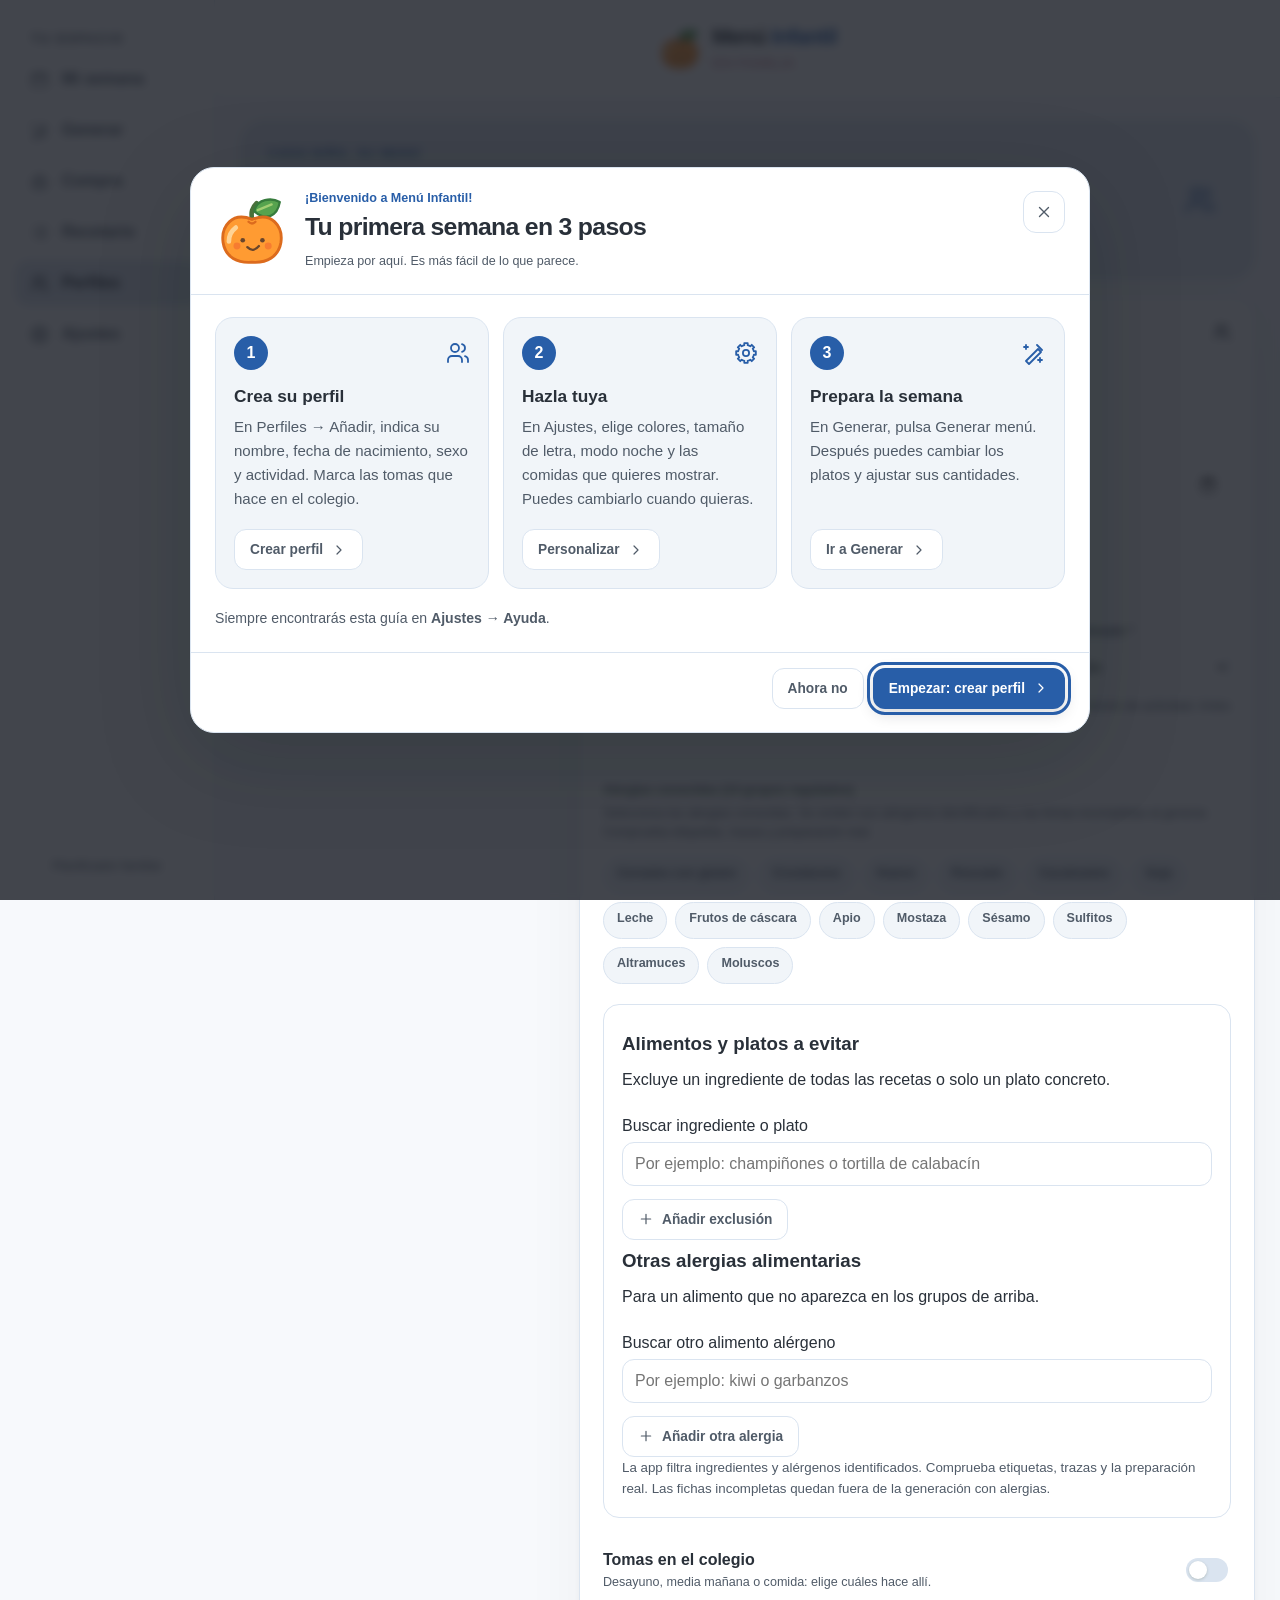
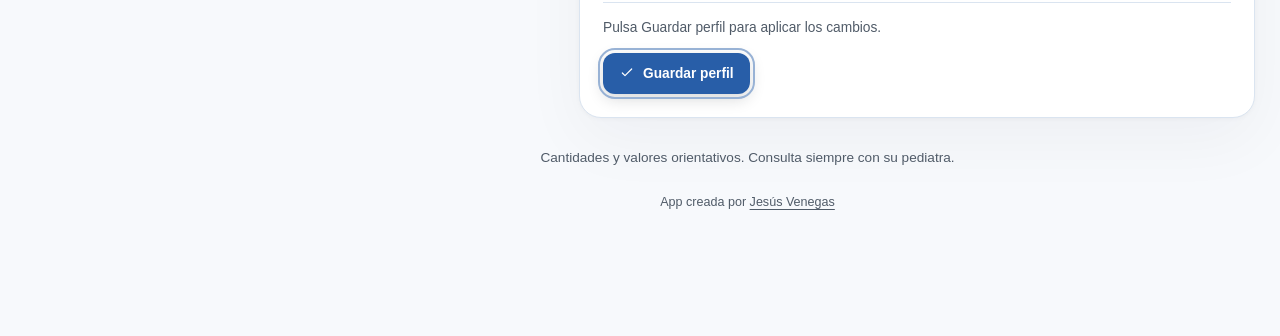
<file: index.html>
<!doctype html>
<html lang="es">
<head>
  <meta charset="UTF-8" />
  <meta name="viewport" content="width=device-width,initial-scale=1,viewport-fit=cover" />
  <meta name="theme-color" content="#f8f9f6" />
  <meta name="color-scheme" content="light dark" />
  <meta name="description" content="Planificador familiar con recetario, lista de compra y pautas de preparación. Datos guardados en tu navegador." />
  <title>Menú Infantil · V0.28.1</title>
  <style>
:root{--bg:#f8faf9;--paper2:#f2f6f4;--line:#dce6e1;--green:#326d57;--green2:#e2ebe7;--accent-edge:#9db9ae;--ink:#293039;font-family:-apple-system,BlinkMacSystemFont,"Segoe UI",Inter,sans-serif;color:var(--ink);background:var(--bg);font-size:16px;font-synthesis:none;-webkit-font-smoothing:antialiased;--paper:#fff;--muted:#77877c;--peach:#fcf0e2;--ochre:#b9803e;--red:#ac523c;--shadow:0 22px 65px rgba(24,28,36,.045),0 1px 5px rgba(24,28,36,.035)}
*{box-sizing:border-box}body{margin:0;min-height:100vh}button,input,textarea,select{font:inherit}button{cursor:pointer}button:disabled{cursor:not-allowed;opacity:.45}button:focus-visible,input:focus-visible,textarea:focus-visible,select:focus-visible{outline:3px solid var(--accent-edge);outline-offset:3px}a{color:inherit}svg{display:block}#app{min-height:100vh}.app-shell{display:grid;grid-template-columns:246px minmax(0,1fr);min-height:100vh}.sidebar{background:#fff;border-right:1px solid var(--line);padding:31px 20px 22px;display:flex;flex-direction:column;gap:28px;position:sticky;top:0;height:100vh}.brand{display:flex;align-items:center;gap:12px;padding:0 13px}.brand-symbol{width:41px;height:41px;border-radius:14px;background:var(--green);display:grid;place-items:center;color:white;font-family:Georgia,serif;font-size:1.7143rem;font-weight:bold;letter-spacing:-3px;padding-right:3px}.brand-title{font-weight:800;letter-spacing:-.65px;font-size:1.2857rem;line-height:1.06}.brand-sub{font-size:0.7857rem;letter-spacing:2.05px;color:#8a978e;text-transform:uppercase;margin-top:5px}.nav-label{color:#9ba69e;font-size:0.7857rem;text-transform:uppercase;letter-spacing:1.75px;font-weight:750;padding:0 16px;margin-bottom:10px}.nav-list{display:flex;flex-direction:column;gap:5px}.nav-item{display:flex;gap:13px;align-items:center;width:100%;border:0;background:transparent;color:#65756a;text-align:left;font-weight:650;padding:13px 15px;border-radius:13px;min-height:46px}.nav-item svg{width:19px;height:19px}.nav-item.active{background:var(--green2);color:var(--green)}.nav-item:hover:not(.active){background:var(--paper2);color:var(--ink)}.sidebar-spacer{flex:1}.sidebar-foot{background:var(--paper2);padding:17px;border-radius:17px}.sidebar-foot p{color:#7b887d;font-size:0.8571rem;line-height:1.6;margin:7px 0 0}.sidebar-foot strong{font-size:0.8571rem}.footer-tag{color:#a4afa5;font-size:0.7857rem;margin-top:16px;text-align:center}.main{min-width:0}.topbar{height:80px;display:flex;align-items:center;justify-content:space-between;border-bottom:1px solid var(--line);padding:0 clamp(22px,3.1vw,53px)}.breadcrumbs{color:#859389;font-size:0.8571rem;font-weight:600;letter-spacing:.2px}.breadcrumbs b{color:var(--ink);font-weight:700}.top-actions{display:flex;align-items:center;gap:11px}.profile-select{border:1px solid var(--line);background:white;border-radius:13px;padding:10px 13px;color:var(--ink);min-width:155px;max-width:220px;font-weight:600}.icon-btn{border:1px solid var(--line);background:white;color:var(--readable);min-width:42px;height:42px;border-radius:13px;display:inline-grid;place-items:center}.icon-btn svg{width:18px;height:18px}.icon-btn:hover,.soft-btn:hover{background:var(--green2)}.content{max-width:1710px;margin:auto;padding:34px clamp(18px,3.1vw,53px) 100px}.hero{display:flex;align-items:end;justify-content:space-between;gap:20px;margin:5px 0 23px}.eyebrow{font-size:0.7857rem;letter-spacing:2px;color:var(--green);font-weight:850;text-transform:uppercase}.hero h1{font-size:clamp(29px,2.65vw,43px);letter-spacing:-1.8px;line-height:1.13;margin:9px 0 10px;font-weight:790}.lead{margin:0;color:#7a877c;font-size:1.0rem;line-height:1.65}.hero-glyph{width:74px;height:74px;background:linear-gradient(145deg,var(--green2),var(--paper2));border-radius:25px;color:var(--green);display:grid;place-items:center;transform:rotate(-9deg)}.hero-glyph svg{width:31px;height:31px;transform:rotate(9deg)}.notice{display:flex;align-items:flex-start;gap:12px;background:var(--peach);border:1px solid #f5e4cf;border-radius:16px;padding:13px 16px;margin-bottom:21px;font-size:0.8929rem;color:#8c6947;line-height:1.6}.notice svg{flex-shrink:0;width:18px;height:18px;margin-top:1px}.notice strong{color:#684a30}.surface{background:var(--paper);border:1px solid var(--line);border-radius:22px;box-shadow:var(--shadow)}.section-top{display:flex;align-items:center;justify-content:space-between;gap:15px;padding:22px 24px 20px}.section-top h2,.subheading h2{margin:0;font-size:1.2143rem;letter-spacing:-.5px}.section-top p,.subheading p{font-size:0.8571rem;color:#89968a;margin:5px 0 0}.toolbar{display:flex;align-items:center;gap:8px;flex-wrap:wrap}.btn{min-height:41px;display:inline-flex;justify-content:center;align-items:center;gap:8px;padding:10px 15px;border:1px solid transparent;border-radius:12px;font-size:0.8571rem;font-weight:750;white-space:nowrap}.btn svg{width:16px;height:16px}.primary{background:var(--green);color:white;box-shadow:0 5px 15px rgba(24,28,36,.17)}.primary:hover{background:var(--green)}.soft-btn{background:var(--paper2);color:var(--readable);border-color:var(--line)}.outline{background:white;border-color:var(--line);color:var(--readable)}.danger-btn{color:#ad5949;background:#fff0ea;border-color:#f7dfd6}.week-title{font-size:0.8571rem;font-weight:700;color:var(--readable);margin:0 8px}.week-selector{display:flex;align-items:center;gap:2px}.week-selector .icon-btn{width:34px;min-width:34px;height:34px;border:0;background:var(--paper2);border-radius:10px}.week-grid-wrap{overflow:auto;overscroll-behavior-x:contain;border-top:1px solid var(--line)}.week-grid{display:grid;grid-template-columns:repeat(7,minmax(145px,1fr));min-width:1015px}.day-col{min-width:0;border-right:1px solid var(--line)}.day-col:last-child{border-right:0}.day-head{padding:17px 13px 16px;border-bottom:1px solid var(--line);display:flex;flex-direction:column;gap:5px;min-height:88px}.day-name{color:#8e9a90;text-transform:uppercase;letter-spacing:1.15px;font-size:0.7857rem;font-weight:800}.day-num{font-weight:780;font-size:1.4286rem;letter-spacing:-.8px}.day-num small{font-size:0.7857rem;letter-spacing:0;color:#9caaa0;font-weight:500}.day-col.today .day-head{background:var(--paper2)}.day-col.today .day-num{color:var(--green)}.meal-cell{padding:15px 12px;border:0;border-bottom:1px solid var(--line);min-height:125px;display:flex;flex-direction:column;align-items:stretch;width:100%;text-align:left;background:white;gap:10px;transition:background .15s}.meal-cell:hover{background:var(--paper2)}.meal-cell:last-child{border-bottom:0}.meal-heading{display:flex;align-items:center;justify-content:space-between;color:#a0a99f;font-weight:850;text-transform:uppercase;letter-spacing:1.2px;font-size:0.7857rem}.meal-heading svg{width:13px;height:13px;opacity:.65}.meal-name{font-size:0.8571rem;line-height:1.5;color:var(--ink);font-weight:740;overflow-wrap:anywhere}.meal-detail{font-size:0.7857rem;color:#8b9c8f;line-height:1.45}.external .meal-name{color:#92a197;font-style:italic}.mobile-week{display:none}.summary-grid{display:grid;grid-template-columns:1.15fr .85fr;gap:18px;margin-top:21px}.summary-card{padding:24px;min-width:0}.subheading{display:flex;align-items:center;justify-content:space-between;gap:12px;margin-bottom:19px}.summary-mini{display:grid;grid-template-columns:repeat(3,minmax(0,1fr));gap:12px}.mini-box{background:var(--paper2);padding:17px;border-radius:15px}.mini-value{font-size:1.7857rem;letter-spacing:-.8px;font-weight:760}.mini-label{font-size:0.7857rem;color:#8e9a8f;margin-top:6px;line-height:1.35}.mini-box:nth-child(2){background:#f7f7f1}.mini-box:nth-child(3){background:#f1f7f7}.chart-layout{display:flex;align-items:center;gap:20px}.donut{width:138px;height:138px;flex-shrink:0}.donut circle{transform:rotate(-90deg);transform-origin:50% 50%}.chart-legend{display:grid;grid-template-columns:repeat(2,minmax(0,1fr));gap:10px;flex:1}.legend-item{font-size:0.7857rem;color:#536459;display:flex;align-items:center;gap:7px}.dot{width:9px;height:9px;border-radius:50%;flex-shrink:0}.chart-note{color:#92a096;font-size:0.7857rem;line-height:1.55;margin:15px 0 0}.main-foot{font-size:0.7857rem;color:#95a197;margin:27px 0}.mobile-nav{display:none}.page-grid{display:grid;grid-template-columns:minmax(0,1fr) 320px;gap:19px}.panel-pad{padding:23px}.form-row{display:grid;grid-template-columns:repeat(2,minmax(0,1fr));gap:14px}.field{display:flex;flex-direction:column;gap:7px;margin-bottom:13px}.field label{font-weight:750;color:#597061;font-size:0.7857rem}.field input,.field select,.field textarea{border:1px solid var(--line);border-radius:12px;background:#fff;color:var(--ink);padding:12px 12px;min-height:43px;min-width:0;width:100%}.field textarea{resize:vertical;min-height:90px}.field small{font-size:0.7857rem;color:#98a298;line-height:1.45}.pill-collection{display:flex;flex-wrap:wrap;gap:8px}.pill{border:1px solid var(--line);border-radius:100px;background:var(--paper2);color:var(--readable);padding:8px 13px;font-size:0.7857rem;font-weight:680;min-height:37px}.pill.selected{border-color:var(--accent-edge);background:var(--green2);color:var(--green)}.muted{color:#8b9b8e}.divider{height:1px;background:var(--line);margin:18px 0}.profile-card{display:flex;align-items:center;justify-content:space-between;gap:12px;background:var(--paper2);border:1px solid var(--line);padding:16px;border-radius:16px;margin-bottom:12px}.profile-card.active-profile{border-color:var(--accent-edge);background:var(--green2)}.avatar{width:45px;height:45px;background:var(--green2);border-radius:15px;display:grid;place-items:center;color:var(--green);font-weight:800;font-size:1.1429rem}.profile-info{display:flex;align-items:center;gap:11px}.profile-card b{font-size:0.9286rem}.profile-card small{display:block;margin-top:4px;color:#91a092;font-size:0.7857rem}.profile-card button{border:0;background:transparent;color:var(--green);text-decoration:underline;text-underline-offset:3px;font-size:0.7857rem}.selected-surface{background:var(--paper2);border-radius:17px;padding:18px;color:var(--readable);font-size:0.8571rem;line-height:1.65}.selected-surface strong{display:block;color:var(--readable);margin-bottom:6px}.shopping-row{display:flex;gap:12px;align-items:center;border-bottom:1px solid var(--line);padding:12px 2px;font-size:0.8571rem}.shopping-row:last-child{border:0}.shopping-row input{accent-color:var(--green);width:17px;height:17px}.shopping-name{flex:1}.shopping-name b{display:block;color:var(--ink)}.shopping-name small{display:block;color:#91a092;margin-top:4px}.group-heading{display:flex;align-items:center;justify-content:space-between;color:var(--readable);font-size:0.7857rem;letter-spacing:1px;text-transform:uppercase;margin:18px 0 3px;font-weight:850}.stat-block{display:flex;align-items:center;gap:10px;padding:12px 0}.stat-block svg{color:var(--green)}.stat-block span{color:#89978b;font-size:0.7857rem}.feature-row{display:flex;align-items:center;justify-content:space-between;gap:15px;padding:13px 0;border-bottom:1px solid var(--line)}.feature-row:last-child{border:0}.feature-row b{font-size:0.8571rem}.feature-row small{font-size:0.7857rem;color:#9ba59a;display:block;margin-top:6px}.switch{appearance:none;width:42px;height:24px;border-radius:14px;background:var(--line);position:relative;cursor:pointer;flex-shrink:0}.switch:after{content:"";position:absolute;top:3px;left:3px;width:18px;height:18px;background:white;border-radius:50%;box-shadow:0 1px 3px #68786755;transition:.17s}.switch:checked{background:var(--green)}.switch:checked:after{left:21px}.empty-state{padding:30px;text-align:center;color:#91a093;font-size:0.8571rem;line-height:1.7}.empty-state svg{color:var(--green);width:28px;height:28px;margin:0 auto 12px}.generation-grid{display:grid;grid-template-columns:repeat(3,minmax(0,1fr));gap:14px;margin:17px 0 24px}.generation-card{background:var(--paper2);border:1px solid var(--line);border-radius:17px;padding:19px}.generation-card svg{width:21px;color:var(--green)}.generation-card h3{font-size:0.9286rem;margin:13px 0 7px}.generation-card p{margin:0;color:#8e9e91;font-size:0.7857rem;line-height:1.6}.modal-scrim{position:fixed;inset:0;z-index:100;background:#181c24d0;display:flex;align-items:center;justify-content:center;padding:18px;backdrop-filter:blur(5px)}.modal{width:min(100%,570px);background:var(--paper);border:1px solid var(--line);border-radius:24px;box-shadow:0 25px 95px #091c182d;max-height:min(92vh,870px);display:flex;flex-direction:column;overflow:hidden}.modal-head{display:flex;align-items:center;justify-content:space-between;padding:23px 24px;border-bottom:1px solid var(--line)}.modal-head h2{font-size:1.3571rem;letter-spacing:-.7px;margin:0}.modal-head p{margin:6px 0 0;font-size:0.7857rem;color:#8e9d90}.modal-body{padding:22px 24px;overflow-y:auto;overscroll-behavior:contain}.modal-foot{display:flex;justify-content:flex-end;gap:9px;padding:15px 24px 23px;border-top:1px solid var(--line);flex-wrap:wrap}.recipe-option{display:flex;align-items:center;justify-content:space-between;gap:12px;text-align:left;width:100%;background:var(--paper2);border:1px solid var(--line);border-radius:12px;padding:13px;margin-bottom:8px;color:var(--ink)}.recipe-option b{font-size:0.8571rem}.recipe-option small{color:#9daa9f;font-size:0.7857rem;display:block;margin-top:5px}.recipe-option:hover{background:var(--green2);border-color:var(--accent-edge)}.form-error{color:#ac503e;font-size:0.8571rem;background:#fff2ef;padding:10px;border-radius:10px;margin:8px 0}.modal-safe{background:#fdf6ec;color:#916a42;border:1px solid #f5e5d0;padding:12px;border-radius:12px;font-size:0.7857rem;line-height:1.5;margin-bottom:17px}.tag{font-size:0.7857rem;display:inline-block;padding:6px 10px;border-radius:20px;background:var(--green2);color:var(--green);font-weight:750}.print-only{display:none}.mobile-day-selector{display:none}.visually-hidden{position:absolute!important;width:1px;height:1px;margin:-1px;border:0;padding:0;overflow:hidden;clip:rect(0 0 0 0);white-space:nowrap}
[data-theme="dark"]{--paper:#202c24;--ink:#edf4eb;--muted:#a6b8a8;--peach:#3d3025;--ochre:#dfb78b;--shadow:none;color-scheme:dark;background:var(--bg);color:var(--ink)}[data-theme="dark"] .sidebar,[data-theme="dark"] .topbar,[data-theme="dark"] .icon-btn,[data-theme="dark"] .profile-select,[data-theme="dark"] .meal-cell,[data-theme="dark"] .field input,[data-theme="dark"] .field textarea,[data-theme="dark"] .field select{background:var(--paper);color:var(--ink)}[data-theme="dark"] .brand-title,[data-theme="dark"] .hero h1,[data-theme="dark"] .meal-name,[data-theme="dark"] .section-top h2,[data-theme="dark"] .subheading h2,[data-theme="dark"] .profile-card b,[data-theme="dark"] .shopping-name b,[data-theme="dark"] .breadcrumbs b{color:var(--ink)}[data-theme="dark"] .sidebar-foot,[data-theme="dark"] .mini-box,[data-theme="dark"] .generation-card,[data-theme="dark"] .selected-surface,[data-theme="dark"] .profile-card,[data-theme="dark"] .pill,[data-theme="dark"] .recipe-option{background:var(--paper2);color:var(--readable);border-color:var(--line)}[data-theme="dark"] .notice{color:#efccab;border-color:#66503b}[data-theme="dark"] .notice strong{color:#ffdfb8}[data-theme="dark"] .soft-btn,[data-theme="dark"] .week-selector .icon-btn{background:var(--green2);color:var(--readable);border-color:var(--accent-edge)}[data-theme="dark"] .outline{background:var(--paper2);color:var(--readable)}[data-theme="dark"] .nav-item.active{background:var(--green2);color:var(--readable)}[data-theme="dark"] .meal-cell:hover{background:var(--paper2)}[data-theme="dark"] .day-col.today .day-head{background:var(--paper2)}[data-theme="dark"] .day-col,[data-theme="dark"] .day-head,[data-theme="dark"] .meal-cell,[data-theme="dark"] .week-grid-wrap{border-color:var(--line)}
@media(max-width:1320px){.app-shell{grid-template-columns:215px minmax(0,1fr)}.sidebar{padding:27px 15px}.content{padding-left:25px;padding-right:25px}.week-grid{min-width:1030px}.summary-grid{grid-template-columns:1fr 1fr}.chart-layout{gap:10px}.donut{width:118px;height:118px}}
@media(max-width:980px){.app-shell{display:block}.sidebar{display:none}.topbar{height:65px;padding:0 21px}.content{padding:26px 18px 110px}.hero{margin-top:9px}.hero h1{font-size:2.2857rem}.mobile-nav{display:flex;position:fixed;z-index:30;bottom:0;left:0;right:0;background:color-mix(in srgb,var(--paper) 94%,transparent);backdrop-filter:blur(18px);box-shadow:0 -1px 15px #181c241a;border-top:1px solid var(--line);padding:8px 6px calc(8px + env(safe-area-inset-bottom))}.mobile-nav .nav-item{flex:1;display:flex;flex-direction:column;justify-content:center;gap:5px;font-size:0.7857rem;border-radius:11px;min-height:54px;padding:8px 2px;text-align:center}.mobile-nav .nav-item svg{width:19px;height:19px}.mobile-nav .nav-item span{white-space:nowrap}.top-actions .icon-btn:last-child{display:none}.profile-select{max-width:178px}.summary-grid{grid-template-columns:1fr 1fr}.page-grid{grid-template-columns:minmax(0,1fr) 280px}}
@media(max-width:700px){.hero-glyph{display:none}.hero h1{font-size:2.2143rem;letter-spacing:-1.2px}.lead{max-width:350px}.section-top{padding:18px;align-items:flex-start;flex-direction:column}.toolbar{width:100%}.week-selector{margin-right:auto}.week-grid-wrap{display:none}.mobile-week{display:block;border-top:1px solid var(--line)}.mobile-day-selector{display:grid;grid-template-columns:repeat(7,minmax(0,1fr));gap:5px;padding:13px 13px 4px}.day-pick{border:0;background:transparent;border-radius:12px;min-height:63px;display:flex;flex-direction:column;gap:5px;align-items:center;justify-content:center;color:#8b9b8f;font-size:0.7857rem;font-weight:750}.day-pick b{font-size:1.1429rem;color:var(--readable)}.day-pick.active{background:var(--green2);color:var(--green)}.day-pick.active b{color:var(--green)}.mobile-meal{display:flex;align-items:center;gap:14px;width:calc(100% - 26px);margin:9px 13px;border:1px solid var(--line);background:var(--paper);padding:16px 14px;border-radius:15px;text-align:left;min-height:83px}.mobile-meal .meal-icon{width:42px;height:42px;border-radius:13px;background:var(--paper2);display:grid;place-items:center;flex-shrink:0;color:var(--green)}.mobile-meal .meal-icon svg{width:19px;height:19px}.mobile-meal-main{min-width:0;flex:1}.mobile-meal .meal-heading{margin-bottom:6px}.mobile-meal .meal-name{font-size:0.9286rem}.mobile-meal .meal-detail{margin-top:5px}.mobile-meal .chev{color:#9bad9d}.summary-grid,.page-grid,.generation-grid{grid-template-columns:1fr}.summary-card{padding:20px}.summary-mini{gap:8px}.mini-box{padding:13px}.mini-value{font-size:1.5714rem}.chart-layout{gap:14px}.donut{width:120px;height:120px}.top-actions{gap:6px}.breadcrumbs{font-size:0.7857rem}.profile-select{min-width:125px;max-width:160px;font-size:0.7857rem;padding:9px}.form-row{grid-template-columns:1fr 1fr}.generation-card{padding:17px}.modal-scrim{padding:7px;align-items:flex-end}.modal{border-radius:23px 23px 9px 9px;max-height:94vh}.modal-body{padding:20px}.modal-head{padding:18px 20px}.modal-foot{padding:14px 20px 18px}.hero{margin-bottom:18px}}
@media(max-width:385px){.topbar{padding:0 12px}.breadcrumbs{font-size:0.7857rem}.profile-select{max-width:123px}.content{padding-left:11px;padding-right:11px}.mobile-day-selector{gap:1px;padding-left:7px;padding-right:7px}.mobile-meal{width:calc(100% - 16px);margin-left:8px;margin-right:8px}.summary-card{padding:15px}.chart-layout{flex-direction:column}.chart-legend{width:100%}}
@media(prefers-reduced-motion:reduce){*,*:before,*:after{transition:none!important;animation:none!important;scroll-behavior:auto!important}}
@page{size:A4 landscape;margin:13mm}
@media print{body{background:#fff!important;color:#222!important;font-family:Arial,sans-serif!important;font-size:10pt}#app{display:none!important}#print-sheet{display:block!important}#print-sheet h1{font-size:19pt;margin:0 0 7pt}#print-sheet .print-meta{font-size:9pt;color:#777;margin-bottom:12pt}#print-sheet table{border-collapse:collapse;width:100%;table-layout:fixed}#print-sheet th,#print-sheet td{border:1px solid #bbc7bf;padding:7pt 5pt;vertical-align:top;word-wrap:break-word;font-size:8pt}#print-sheet th{background:#eaf1e9!important;-webkit-print-color-adjust:exact;print-color-adjust:exact}#print-sheet .print-warning{font-size:8pt;color:#97432c;border-top:1px solid #bbb;margin-top:15pt;padding-top:8pt}#print-sheet .print-shopping{columns:3;column-gap:20pt}#print-sheet .print-shopping p{break-inside:avoid;padding:4pt;border-bottom:1px solid #ddd}#print-sheet .print-shopping h3{break-after:avoid}#print-sheet .print-shop-section{break-inside:avoid;margin-bottom:13pt}}
/* Las tres líneas de texto de cada toma deben permanecer separadas en pantallas estrechas. */
@media(max-width:700px){.mobile-meal-main .meal-heading,.mobile-meal-main .meal-name,.mobile-meal-main .meal-detail{display:block}.mobile-meal-main .meal-name{line-height:1.45}.mobile-meal-main .meal-detail{line-height:1.35}}
/* Hoja de impresión separada: debe permanecer oculta en pantalla incluso después de imprimir. */
@media screen{#print-sheet{display:none!important}}


/* Accessible appearance controls; text colors follow the day/night theme. */
:root{--accent-fill:var(--green);--accent-on:#fff;--readable:#506457}
.primary,.brand-symbol{background:var(--accent-fill);color:var(--accent-on)}
.primary:hover{background:var(--accent-fill);filter:brightness(.94)}
.nav-item.active,.day-pick.active,.pill.selected{background:var(--green2);color:var(--ink)}
.school-panel{margin-top:21px}.school-list{display:grid;gap:10px;grid-template-columns:repeat(auto-fit,minmax(200px,1fr))}
.school-entry{background:var(--paper2);border:1px solid var(--line);border-radius:14px;padding:16px;text-align:left;display:flex;flex-direction:column;gap:10px;color:var(--ink);min-width:0;overflow-wrap:anywhere}
.school-entry span{white-space:pre-wrap;line-height:1.5}.school-entry small{color:var(--green);text-decoration:underline}
.school-days{border:1px solid var(--line);border-radius:12px;margin:0 0 18px;padding:14px}.school-days label{display:inline-flex;align-items:center;gap:5px;margin:8px}.school-days[hidden]{display:none}
.palette{display:flex;flex-wrap:wrap;gap:8px}.palette i{display:inline-block;width:14px;height:14px;border-radius:50%;margin-right:6px}.palette [aria-pressed=true]{outline:2px solid var(--green);outline-offset:2px}
#accent-color{height:48px;max-width:150px;padding:5px}
.main-foot a{text-decoration:underline;text-underline-offset:3px}
:is(.lead,.breadcrumbs,.nav-item,.nav-label,.brand-sub,.footer-tag,.meal-heading,.meal-detail,.day-name,.day-num small,.mini-label,.chart-note,.main-foot,.section-top p,.subheading p,.field label,.field small,.feature-row small,.legend-item,.profile-card small,.profile-card button,.shopping-name small,.stat-block span,.group-heading,.modal-head p,.recipe-option small,.selected-surface,.pill,.day-pick,.week-title,.empty-state){color:var(--readable)}
[data-theme=dark]{--readable:#bacbbf}
[data-theme=dark] .primary,[data-theme=dark] .brand-symbol{color:var(--accent-on)}
[data-theme=dark] .day-pick.active,[data-theme=dark] .day-pick.active b{background:var(--green2);color:var(--ink)}
[data-theme=dark] .mobile-meal .meal-icon{background:var(--paper2);color:var(--green)}
.btn{white-space:normal}.field input,.field select,.field textarea{font-size:1rem}.feature-row b,.meal-name,.mobile-meal .meal-name,.shopping-name b{font-size:1rem}
.mobile-nav .nav-item{font-size:.75rem}.mobile-nav{padding-bottom:calc(8px + env(safe-area-inset-bottom))}
@media(max-width:700px){.toolbar{gap:8px}.week-title{margin:0 3px}.form-row{grid-template-columns:1fr}.hero h1{font-size:1.9rem}.school-list{grid-template-columns:1fr}.profile-info{min-width:0;overflow-wrap:anywhere}.profile-card{flex-wrap:wrap}.main-foot{margin-bottom:25px}}


/* Spacious daily cards and a distinct hierarchy for labels and dishes. */
.brand{padding:0;gap:10px}.brand-symbol,[data-theme=dark] .brand-symbol{background:transparent;padding:0;width:48px;height:52px;flex-shrink:0;letter-spacing:0}.brand-symbol svg{width:100%;height:100%}.brand-title{font-size:1.15rem;line-height:1.2;letter-spacing:-.4px}.mobile-brand{display:none}
.meal-heading{font-size:.72rem;letter-spacing:.035em;text-transform:uppercase;color:#684914;gap:8px;line-height:1.4}.meal-heading svg{flex-shrink:0;opacity:.7}.meal-name{font-weight:550;line-height:1.6;letter-spacing:0}.meal-detail{font-size:.72rem}
.meal-breakfast{--meal-tint:#fff6e6;--meal-label:#795218}.meal-midmorning{--meal-tint:#edf6ea;--meal-label:#3e6335}.meal-lunch{--meal-tint:#eaf3fa;--meal-label:#355e7b}.meal-snack{--meal-tint:#fff0e9;--meal-label:#8a4e31}.meal-dinner{--meal-tint:#f1eef9;--meal-label:#655084}
.meal-cell .meal-heading,.mobile-meal .meal-heading{color:var(--meal-label);background:var(--meal-tint);padding:6px 9px;border-radius:8px;width:fit-content;max-width:100%;font-weight:800}
.mobile-meal .meal-heading{display:flex;margin-bottom:9px}.day-pick{font-weight:800}.day-pick.active{outline:2px solid var(--green);outline-offset:-2px}
@media(min-width:701px){
 .week-grid-wrap{overflow:visible;border:0;padding:0 20px 22px}.week-grid{min-width:0;grid-template-columns:repeat(auto-fit,minmax(min(100%,210px),1fr));gap:18px;align-items:start}
 .day-col,.day-col:last-child{border:1px solid var(--line);border-radius:18px;background:var(--paper2);padding:10px;display:flex;flex-direction:column;gap:10px}
 .day-head{padding:10px 7px 14px;min-height:78px;border:0;gap:5px}.day-name{font-size:1rem;letter-spacing:0;text-transform:none;color:var(--ink);font-weight:850}.day-num{font-size:.85rem;font-weight:600;letter-spacing:0;color:var(--readable)}.day-num small{font-size:inherit;color:inherit}
 .day-col.today{border:2px solid var(--green);padding:9px}.day-col.today .day-head{background:transparent}.day-col.today .day-name{color:var(--green)}
 .meal-cell,.meal-cell:last-child{border:1px solid var(--line);border-radius:12px;padding:14px;gap:12px;min-height:114px;background:var(--paper)}.meal-cell:hover{background:var(--paper);border-color:var(--green);box-shadow:0 3px 10px #181c2412}.meal-cell .meal-name{font-size:.95rem}.section-top{flex-wrap:wrap;gap:18px;padding-bottom:24px}.toolbar{row-gap:10px}
}
[data-theme=dark] .meal-breakfast{--meal-tint:#3d3323;--meal-label:#f0ce91}[data-theme=dark] .meal-midmorning{--meal-tint:#2b3e2b;--meal-label:#b7d9a7}[data-theme=dark] .meal-lunch{--meal-tint:#273a49;--meal-label:#b0d3ec}[data-theme=dark] .meal-snack{--meal-tint:#443127;--meal-label:#f0c0a5}[data-theme=dark] .meal-dinner{--meal-tint:#373047;--meal-label:#d1beeb}
[data-theme=dark] .day-name{color:var(--ink)}[data-theme=dark] .day-col.today .day-head{background:transparent}
@media(max-width:980px){.mobile-brand{display:flex;align-items:center;gap:8px;color:var(--ink)}.mobile-brand svg{width:34px;height:38px}.mobile-brand b{font-size:.9rem}.breadcrumb-path{display:none}}
@media(max-width:385px){.mobile-brand{gap:4px}.mobile-brand b{font-size:.78rem}.mobile-brand svg{width:28px}.profile-select{min-width:105px;max-width:115px}}


/* Semantic review colors stay independent of the chosen app accent. */
.school-placeholder{background:var(--paper2)!important;border:1px dashed var(--accent-edge)!important;color:var(--readable);justify-content:center}.school-placeholder-main{display:grid;gap:10px}.school-placeholder strong{display:flex;align-items:center;gap:8px;color:var(--green);font-size:.9rem}.school-placeholder-main>span{font-size:.8rem;line-height:1.5}.school-placeholder:hover{border-color:var(--green)!important}
#school-save-status{display:block;color:var(--green);margin:0 0 10px;font-size:.8rem}
.variety-panel{display:flex;gap:14px;padding:20px;border:1px solid var(--line);border-radius:18px;margin-top:21px;background:var(--paper2);color:var(--ink)}.variety-symbol{flex-shrink:0}.variety-symbol svg{width:25px;height:25px}.variety-panel h2{font-size:1rem;margin:0 0 10px}.variety-panel p{font-size:.9rem;line-height:1.6;margin:5px 0}.variety-panel small{display:block;font-size:.78rem;line-height:1.6;margin-top:10px}.variety-panel .btn{margin-top:13px;background:var(--paper);color:var(--ink);border-color:var(--line)}
.variety-warning{background:#fff1ef;border-color:#e8b7b0;color:#8c3028}.variety-success{background:#edf7ee;border-color:#b8d9bd;color:#285d36}
[data-theme=dark] .variety-warning{background:#3b2425;border-color:#86504e;color:#ffbfb7}[data-theme=dark] .variety-success{background:#223a2b;border-color:#476e50;color:#b9e4c1}

.category-bars{margin-top:22px;padding-top:18px;border-top:1px solid var(--line)}.category-bars p,.category-bars small{font-size:.8rem;color:var(--readable);line-height:1.5}.category-row{margin-top:14px}.category-label{display:flex;justify-content:space-between;gap:12px;font-size:.875rem;color:var(--ink);margin-bottom:6px}.category-track{height:9px;border-radius:8px;background:var(--line);overflow:hidden}.category-track span{display:block;height:100%;border-radius:8px}.category-zero .category-label{color:#b42332}.category-zero .category-track{border:1px solid #b42332;background:transparent}[data-theme="dark"] .category-zero .category-label{color:#ffadb4}[data-theme="dark"] .category-zero .category-track{border-color:#ffadb4}
.family-recipe{margin-top:16px;padding:16px;border:1px solid var(--line);border-radius:14px;background:var(--paper2);line-height:1.6}.family-recipe summary{cursor:pointer;color:var(--ink)}.family-recipe summary small{display:block;color:var(--readable);margin-top:4px}.family-recipe li{margin-bottom:8px}.family-recipe a{color:var(--green);text-decoration:underline}.btn:disabled{opacity:.55;cursor:not-allowed}

.nutrition-ingredient{border:1px solid var(--line);border-radius:12px;padding:14px;margin:16px 0;min-width:0}
.nutrition-ingredient legend{font-weight:700;padding:0 6px}
.nutrition-form select,.nutrition-library select{width:100%;min-width:0;max-width:100%}
.nutrition-form small,.nutrition-output small{display:block;margin-top:8px}
.nutrient-grid,.portion-reference{margin:16px 0}
.nutrient-grid>div,.portion-reference>div{border-bottom:1px solid var(--line);padding:10px 0}
.nutrient-grid dd,.portion-reference dd{margin:5px 0 0;overflow-wrap:anywhere}
.nutrition-output{margin-top:16px;overflow-wrap:anywhere}

.product-label{padding:0;border:0;background:transparent}
.product-label summary{padding:10px 0;font-weight:600}
.batch-form select{width:100%;min-width:0;max-width:100%}
@media(max-width:650px){
 .preparations-library{padding:12px}
 .preparations-library .saved-preparation{padding:8px;border-left:0;border-right:0;background:transparent}
 .preparations-library .saved-preparation>[data-nutrition-recipe]{padding:8px;border:0}
 .nutrition-ingredient{padding:10px 6px}
}

.balance-table{width:100%;border-collapse:separate;border-spacing:0 8px;font-size:.93rem}.balance-table th,.balance-table td{padding:10px 12px;text-align:left;vertical-align:top;background:var(--paper2)}.balance-table thead th{background:var(--green2);color:var(--readable)}.balance-table tbody th{font-weight:700}.balance-review>p{line-height:1.65}

.pediatric-footer{margin:30px 0 5px;text-align:center;font-size:.85rem;line-height:1.5;color:var(--readable)}.smart-item{border:1px solid var(--line);border-radius:15px;background:var(--paper);margin:12px 0;overflow:hidden}.smart-item .shopping-row{border:0;padding:16px;align-items:flex-start}.shopping-total{display:block;margin:7px 0;font-size:1.15rem;color:var(--ink)}.shopping-suggestion{display:block;font-size:.9rem;color:var(--readable);margin:4px 0}.shopping-details{padding:0 16px 15px}.shopping-details summary{color:var(--green);font-weight:650;cursor:pointer}.shopping-details li{line-height:1.65;margin:7px 0}.pantry-form{display:grid;gap:12px;margin:15px 0}.pantry-form label{display:grid;gap:6px}.pantry-form input{max-width:240px}.bought{text-decoration:line-through;opacity:.65}.chart-toggle,.chart-days{display:flex;gap:7px;flex-wrap:wrap}.chart-days{margin:12px 0 20px}.nutrition-bars{display:grid;grid-template-columns:repeat(auto-fit,minmax(240px,1fr));gap:20px 28px}.nutrient-bar-head{display:flex;justify-content:space-between;gap:12px;align-items:baseline;flex-wrap:wrap;margin-bottom:8px}.nutrient-bar-head span{color:var(--readable);font-size:.95rem}.nutrient-track{height:10px;background:var(--green2);border-radius:9px;overflow:hidden}.nutrient-track span{display:block;height:100%;background:var(--accent-fill);border-radius:9px}.nutrient-track.nutrient-warning span{background:#ad573c}.nutrient-bar small{display:block;color:var(--readable);margin-top:7px;line-height:1.5}.nutrition-chart{margin-top:20px}.school-meal-name{white-space:pre-wrap;overflow-wrap:anywhere}.meal-cell .school-meal-name{max-height:none}.smart-item small{line-height:1.6}.shopping-details small{display:block}.nutrition-chart>.family-recipe{margin-top:24px}@media(max-width:600px){.nutrition-bars{grid-template-columns:1fr}.chart-toggle .btn{padding:9px 13px}}@media print{.pediatric-footer{display:block}.shopping-details{display:block}.pantry-form{display:none}}


/* V0.16.0: group navigation and distinguish recipe tools from dishes. */
.week-navigation{display:flex;align-items:center;gap:10px;max-width:100%;flex-wrap:wrap}.week-navigation .week-selector{margin-right:0}.week-navigation .btn{flex:none}.main-foot{text-align:center}.generate-actions{margin:0 0 20px}.recipe-tools{margin:22px 0 28px;padding:18px;border:1px solid var(--line);border-radius:18px;background:var(--paper2)}.recipe-tools h3{margin:0 0 12px;font-size:1rem;color:var(--ink)}.recipe-tools>.family-recipe{padding:0;background:var(--paper);overflow:hidden;margin-top:10px}.recipe-tools>.family-recipe>summary{padding:16px;background:var(--green);color:var(--paper);font-weight:700;line-height:1.5}.recipe-tools>.family-recipe>:not(summary){margin-left:16px;margin-right:16px}.recipe-tools>.family-recipe>:last-child{margin-bottom:16px}.recipe-tools .family-recipe summary small{color:inherit}.catalog-heading{margin:0 0 14px}@media(max-width:700px){.week-navigation{gap:8px}.week-navigation .week-title{font-size:.8rem;margin:0 2px}.week-navigation .icon-btn{min-width:34px;width:34px;height:38px}.week-navigation .btn{padding:9px 11px}.recipe-tools{padding:12px}.recipe-tools>.family-recipe>summary{padding:14px}}
.profile-editor{scroll-margin-top:90px}.school-meal-options{display:flex;flex-wrap:wrap;gap:10px 18px;padding:8px 0 12px}.school-days p{font-size:.9rem;color:var(--readable)}

/* V0.16.0: optional welcome guide, with the existing logo and accessible palette. */
.welcome-guide{width:min(100%,900px)}.welcome-head{gap:18px;align-items:flex-start}.welcome-intro{display:flex;align-items:center;gap:16px;min-width:0}.welcome-mandarin{width:74px;flex:none}.welcome-mandarin svg{width:100%;height:auto}.welcome-head .welcome-kicker{color:var(--green);font-weight:750;margin:0 0 7px}.welcome-head h2{font-size:1.55rem;line-height:1.2;margin:0}.welcome-head #welcome-description{margin:10px 0 0;line-height:1.5}.welcome-head>.icon-btn{flex:none}.welcome-steps{list-style:none;margin:0;padding:0;display:grid;grid-template-columns:repeat(3,minmax(0,1fr));gap:14px}.welcome-step{border:1px solid var(--line);border-radius:18px;background:var(--paper2);padding:18px;display:flex;flex-direction:column;min-width:0}.welcome-step-top{display:flex;align-items:center;justify-content:space-between;gap:12px}.welcome-number{background:var(--accent-fill);color:var(--accent-on);width:34px;height:34px;border-radius:50%;display:grid;place-items:center;font-weight:800}.welcome-step-icon{color:var(--green)}.welcome-step-icon svg{width:24px;height:24px}.welcome-step h3{margin:15px 0 8px;font-size:1.08rem;line-height:1.3;color:var(--ink)}.welcome-step p{margin:0 0 18px;line-height:1.6;color:var(--readable);font-size:.94rem}.welcome-step .btn{margin-top:auto;align-self:flex-start;text-align:left;white-space:normal}.welcome-reminder{margin:18px 0 0;line-height:1.6;color:var(--readable);font-size:.88rem}.welcome-foot{align-items:center}.welcome-shortcut{display:flex;align-items:center;justify-content:flex-end;gap:12px;margin:0 0 16px}.welcome-discover{justify-content:flex-start;border:1px solid var(--line);border-radius:18px;padding:16px 18px;background:var(--paper2);flex-wrap:wrap}.welcome-discover>div{flex:1;min-width:170px}.welcome-discover strong{color:var(--ink)}.welcome-discover p{margin:5px 0 0;color:var(--readable);line-height:1.5}.welcome-shortcut>.icon-btn{flex:none}.welcome-shortcut .btn{flex:none}@media(max-width:700px){.welcome-scrim{align-items:center;padding:10px}.welcome-guide{border-radius:22px;max-height:94vh;max-height:94dvh}.welcome-head{padding:16px;gap:10px}.welcome-intro{gap:10px}.welcome-mandarin{width:45px}.welcome-head h2{font-size:1.2rem}.welcome-head .welcome-kicker{font-size:.8rem}.welcome-head #welcome-description{font-size:.85rem;margin-top:7px}.welcome-body{padding:14px}.welcome-steps{grid-template-columns:1fr;gap:10px}.welcome-step{padding:12px;display:grid;grid-template-columns:30px minmax(0,1fr);gap:4px 10px}.welcome-step-top{grid-column:1;grid-row:1/4;align-self:start}.welcome-step-icon{display:none}.welcome-number{width:30px;height:30px}.welcome-step h3{grid-column:2;margin:0;font-size:1rem}.welcome-step p{grid-column:2;font-size:.85rem;line-height:1.45;margin:2px 0 7px}.welcome-step .btn{grid-column:2;font-size:.85rem;padding:8px 11px}.welcome-foot{padding:12px 14px}.welcome-foot .btn{font-size:.88rem}.welcome-discover{padding:14px}.welcome-shortcut .btn{max-width:100%;white-space:normal}}@media(prefers-reduced-motion:reduce){.welcome-guide *{scroll-behavior:auto!important}}

/* The weekly print sheet uses the same compact day/meal layout on every device. */
#print-sheet.print-menu{font-family:Arial,sans-serif!important;color:#222!important;font-size:var(--menu-print-size,9.5pt);line-height:1.25}
#print-sheet.print-menu h1{font-size:18pt;margin:0 0 5pt}
#print-sheet.print-menu .print-meta{font-size:9pt;margin:0 0 10pt;color:#505b68}
#print-sheet.print-menu table{width:100%;border-collapse:collapse;table-layout:fixed}
#print-sheet.print-menu th,#print-sheet.print-menu td{font-size:inherit;line-height:1.25;padding:7pt 6pt;border:1px solid #bbc7bf;vertical-align:top;overflow-wrap:anywhere;font-weight:400}
#print-sheet.print-menu th{font-weight:700;background:#eaf1e9!important;print-color-adjust:exact;-webkit-print-color-adjust:exact}
#print-sheet.print-menu .print-warning{font-size:8pt;line-height:1.3;margin:10pt 0 0;padding-top:6pt;border-top:1px solid #bbb;color:#505b68}
@page weekly-menu{size:A4 landscape;margin:10mm}
@media print{html,body{margin:0!important;padding:0!important}#print-sheet.print-menu{page:weekly-menu;width:277mm;max-width:100%}#print-sheet.print-menu tr{break-inside:avoid}}

</style>
<link rel="stylesheet" href="colegio.css?v=0.23.0"/>
<link rel="stylesheet" href="flujo.css?v=0.27.3"/>
<link rel="stylesheet" href="semana-visual.css?v=0.23.0"/>
<link rel="stylesheet" href="revision.css?v=0.28.1"/>
<link rel="stylesheet" href="cabecera.css?v=0.27.2"/>
</head>
<body>
  <div id="app"></div>
  <div id="print-sheet" aria-hidden="true"></div>
  <script src="jspdf.umd.min.js"></script>
  <script src="menu-pdf-font.js"></script>
  <script src="recetario.js?v=0.23.0"></script>
  <script src="catalogo-recetas.js?v=0.23.0"></script>
  <script src="ampliacion-recetas.js?v=0.23.0"></script>
  <script src="colegio-catalogo-recetas.js?v=0.23.0"></script>
  <script src="equilibrio-recetas.js?v=0.25.0"></script>
<script src="edades.js?v=0.23.0"></script>
  <script src="gramajes.js?v=0.23.0"></script>
  <script src="nutricion-datos.js?v=0.23.0"></script>
  <script src="etiquetas.js?v=0.23.0"></script>
  <script src="nutricion.js?v=0.23.0"></script>
  <script src="planificador.js?v=0.27.0"></script>
  <script src="fichas-datos.js?v=0.23.0"></script>
  <script src="fichas.js?v=0.23.0"></script>
  <script src="preparaciones.js?v=0.27.0"></script>
  <script src="referencias-datos.js?v=0.23.0"></script>
  <script src="referencias.js?v=0.23.0"></script>
  <script src="catalogo-datos.js?v=0.23.0"></script>
  <script src="catalogo.js?v=0.23.0"></script>
  <script src="ampliacion-datos.js?v=0.23.0"></script>
  <script src="ampliacion.js?v=0.23.0"></script>
  <script src="coccion.js?v=0.23.0"></script>
  <script src="retencion-datos.js?v=0.23.0"></script>
  <script src="retencion.js?v=0.23.0"></script>
  <script src="bognar-datos.js?v=0.23.0"></script>
  <script src="bognar.js?v=0.23.0"></script>
  <script src="objetivos.js?v=0.24.0"></script>
  <script src="equilibrio.js?v=0.27.0"></script>
  <script src="experiencia.js?v=0.27.4"></script>
  <script src="bienvenida.js?v=0.27.0"></script>
  <script src="colegio.js?v=0.24.0"></script>
  <script src="colegio-catalogo-datos.js?v=0.23.0"></script>
  <script src="colegio-catalogo.js?v=0.23.0"></script>
  <script src="xlsx.mini.min.js?v=0.23.0"></script>
  <script src="excel-colegio.js?v=0.24.0"></script>
  <script src="flujo.js?v=0.27.3"></script>
  <script src="semana-visual.js?v=0.23.0"></script>
  <script src="revision.js?v=0.23.0"></script>
  <script src="colegio-registro.js?v=0.24.0"></script>
<script src="catalogo-equilibrado.js?v=0.27.4"></script>
<script src="restricciones.js?v=0.27.0"></script>
<script src="acceso.js?v=0.28.1"></script>
  <script defer>
/* MENÚ INFANTIL · PROTOTIPO UX V0.2
 * Sin fuentes externas, servicios remotos, recetas validadas ni algoritmo clínico.
 * Los platos de ejemplo NO incluyen raciones recomendadas; las cantidades solo las introduce el usuario.
 */
'use strict';
const VERSION='0.28.1';
const STORAGE_KEY='menu-infantil-local-demo-v02';
const SLOTS=[['breakfast','Desayuno'],['midmorning','Media mañana'],['lunch','Comida'],['snack','Merienda'],['dinner','Cena']];
const SCHOOL_SLOTS=['breakfast','midmorning','lunch'];
const DAYS=['Lunes','Martes','Miércoles','Jueves','Viernes','Sábado','Domingo'];
const MONTHS=['enero','febrero','marzo','abril','mayo','junio','julio','agosto','septiembre','octubre','noviembre','diciembre'];
const ALLERGENS=[['gluten','Cereales con gluten'],['crustaceos','Crustáceos'],['huevo','Huevo'],['pescado','Pescado'],['cacahuete','Cacahuetes'],['soja','Soja'],['leche','Leche'],['frutos_cascara','Frutos de cáscara'],['apio','Apio'],['mostaza','Mostaza'],['sesamo','Sésamo'],['sulfitos','Sulfitos'],['altramuces','Altramuces'],['moluscos','Moluscos']];
const GROUPS=[['verduras','Verduras','var(--green)'],['fruta','Fruta','#ecc58c'],['cereales','Cereales y tubérculos','#97b3d5'],['legumbres','Legumbres','#d5ab94'],['proteinas','Otros platos','#b3a6d8'],['lacteos','Lácteos','#78b3b0']];
const ICONS={
 share:'<circle cx="18" cy="5" r="3"/><circle cx="6" cy="12" r="3"/><circle cx="18" cy="19" r="3"/><path d="m8.6 10.5 6.8-4m-6.8 7 6.8 4"/>',
 calendar:'<rect x="3" y="5" width="18" height="16" rx="2"/><path d="M7 3v4M17 3v4M3 10h18"/>',
 wand:'<path d="m15 4 5 5M4 20l12-12 3 3L7 23 4 20Z"/><path d="M4 4v4M2 6h4M18 17v4M16 19h4"/>',
 basket:'<path d="M3 10h18l-2 11H5L3 10ZM8 10l4-7 4 7M9 14v4M15 14v4"/>',
 users:'<path d="M16 21v-2a4 4 0 0 0-4-4H6a4 4 0 0 0-4 4v2M9 11a4 4 0 1 0 0-8 4 4 0 0 0 0 8ZM22 21v-2a4 4 0 0 0-3-3.87M16 3.13a4 4 0 0 1 0 7.75"/>',
 settings:'<path d="M19.391,8.939 L19.825,10.337 L21.848,10.264 L21.848,13.736 L19.825,13.663 L19.391,15.061 L18.709,16.357 L20.192,17.736 L17.736,20.192 L16.357,18.709 L15.061,19.391 L13.663,19.825 L13.736,21.848 L10.264,21.848 L10.337,19.825 L8.939,19.391 L7.643,18.709 L6.264,20.192 L3.808,17.736 L5.291,16.357 L4.609,15.061 L4.175,13.663 L2.152,13.736 L2.152,10.264 L4.175,10.337 L4.609,8.939 L5.291,7.643 L3.808,6.264 L6.264,3.808 L7.643,5.291 L8.939,4.609 L10.337,4.175 L10.264,2.152 L13.736,2.152 L13.663,4.175 L15.061,4.609 L16.357,5.291 L17.736,3.808 L20.192,6.264 L18.709,7.643 Z"/><circle cx="12" cy="12" r="3.1"/>',
 printer:'<path d="M6 9V3h12v6M6 18H4a2 2 0 0 1-2-2v-5a2 2 0 0 1 2-2h16a2 2 0 0 1 2 2v5a2 2 0 0 1-2 2h-2M6 14h12v8H6v-8Z"/>',
 chevronleft:'<path d="m15 18-6-6 6-6"/>',chevronright:'<path d="m9 18 6-6-6-6"/>',
 chevrondown:'<path d="m6 9 6 6 6-6"/>',
 sparkles:'<path d="m12 3 1.9 5.1L19 10l-5.1 1.9L12 17l-1.9-5.1L5 10l5.1-1.9L12 3ZM19 16l.8 2.2L22 19l-2.2.8L19 22l-.8-2.2L16 19l2.2-.8L19 16Z"/>',
 leaf:'<path d="M20 4c-9 0-16 4-16 13a3 3 0 0 0 3 3c9 0 13-7 13-16ZM5 19c3-5 7-8 13-11"/>',
 edit:'<path d="M12 20h9M16.5 3.5l4 4L9 19l-5 1 1-5L16.5 3.5Z"/>',
 lock:'<rect x="5" y="10" width="14" height="11" rx="2"/><path d="M8 10V7a4 4 0 0 1 8 0v3"/>',
 unlock:'<rect x="5" y="10" width="14" height="11" rx="2"/><path d="M8 10V7a4 4 0 0 1 7-2.6"/>',
 refresh:'<path d="M20 7v5h-5M4 17v-5h5M5 9a8 8 0 0 1 14-2l1 5M4 12l1 5a8 8 0 0 0 14-2"/>',
 smile:'<circle cx="12" cy="12" r="9"/><path d="M8 14c1 4 7 4 8 0M8 9h.01M16 9h.01"/>',
 check:'<path d="m5 12 4 4L19 6"/>',plus:'<path d="M12 5v14M5 12h14"/>',
 close:'<path d="M18 6 6 18M6 6l12 12"/>',
 alert:'<path d="m12 3 10 18H2L12 3ZM12 9v5M12 18h.01"/>',
 info:'<circle cx="12" cy="12" r="10"/><path d="M12 11v6M12 7h.01"/>',
 sun:'<circle cx="12" cy="12" r="4"/><path d="M12 2v2M12 20v2M4.93 4.93l1.41 1.41M17.66 17.66l1.41 1.41M2 12h2M20 12h2M4.93 19.07l1.41-1.41M17.66 6.34l1.41-1.41"/>',
 moon:'<path d="M20 16.7A9 9 0 0 1 7.3 4 9 9 0 1 0 20 16.7Z"/>',
 cloud:'<path d="M20 16.5A4.5 4.5 0 0 0 18 8h-1.3A7 7 0 1 0 5 17h14"/>',
 clock:'<circle cx="12" cy="12" r="10"/><path d="M12 6v6l4 2"/>',
 clipboard:'<rect x="5" y="4" width="14" height="18" rx="2"/><path d="M9 4V2h6v2M8 11h8M8 16h6"/>',
 heart:'<path d="M20.8 4.6a5.5 5.5 0 0 0-7.8 0L12 5.7l-1.1-1.1a5.5 5.5 0 0 0-7.8 7.8L12 21l8.8-8.6a5.5 5.5 0 0 0 0-7.8Z"/>',
 archive:'<rect x="3" y="4" width="18" height="5" rx="1"/><path d="M5 9v12h14V9M10 13h4"/>',
 shield:'<path d="M12 22s8-4 8-10V5l-8-3-8 3v7c0 6 8 10 8 10Z"/>',
 utensils:'<path d="M4 3v7a3 3 0 0 0 6 0V3M7 3v18M18 21V3c-3 2-4 5-4 10h4"/>',
 apple:'<path d="M12 6c-6-5-11 1-9 8 2 7 6 8 9 6 3 2 7 1 9-6 2-7-3-13-9-8ZM12 6c0-3 1-4 3-5"/>',
 bread:'<path d="M4 10c-3-6 4-9 8-6 4-3 11 0 8 6v10H4V10Z"/>',
 coffee:'<path d="M3 8h15v6a7 7 0 0 1-14 0V8ZM18 9h2a3 3 0 0 1 0 6h-2M4 22h14"/>',
 download:'<path d="M12 3v12m-5-5 5 5 5-5M5 17v4h14v-4"/>',upload:'<path d="M12 16V4m-5 5 5-5 5 5M5 17v4h14v-4"/>',
 trash:'<path d="M3 6h18M8 6V4h8v2M5 6l1 15h12l1-15M10 10v7M14 10v7"/>',
 list:'<path d="M8 6h13M8 12h13M8 18h13M3 6h.01M3 12h.01M3 18h.01"/>'
};
function icon(name){return `<svg viewBox="0 0 24 24" width="18" height="18" stroke="currentColor" fill="none" stroke-width="1.8" stroke-linecap="round" stroke-linejoin="round" aria-hidden="true">${ICONS[name]||ICONS.info}</svg>`;}
function h(s){return String(s??'').replace(/[&<>"']/g,c=>({'&':'&amp;','<':'&lt;','>':'&gt;','"':'&quot;',"'":'&#39;'}[c]));}
function id(){return (typeof crypto!=='undefined'&&crypto.randomUUID)?crypto.randomUUID():'local-'+Date.now()+'-'+Math.floor(Math.random()*10000);}
function iso(d){return `${d.getFullYear()}-${String(d.getMonth()+1).padStart(2,'0')}-${String(d.getDate()).padStart(2,'0')}`;}
function parseDate(s){const [y,m,d]=s.split('-').map(Number);return new Date(y,m-1,d,12);}
function startWeek(d){const x=new Date(d.getFullYear(),d.getMonth(),d.getDate(),12);x.setDate(x.getDate()-(x.getDay()+6)%7);return iso(x);}
function addDays(s,n){const d=parseDate(s);d.setDate(d.getDate()+n);return iso(d);}
function fmtNum(n){return new Intl.NumberFormat('es-ES',{maximumFractionDigits:n>0&&n<0.01?6:2}).format(n);}
const ing=(name,group,qty=null,unit='g')=>({name,group,qty,unit});
function recipe(rid,name,slot,group,ingredients,allergens=[]){return {id:rid,name,slot,group,ingredients:ingredients.map(x=>ing(x[0],x[1]||group)),allergens,manual:false};}
const RECIPES=[
 recipe('d1','Pan con tomate y aceite','breakfast','cereales',[['Pan integral','cereales'],['Tomate','verduras'],['Aceite de oliva','otros']],['gluten']),
 recipe('d2','Yogur natural con fruta','breakfast','lacteos',[['Yogur natural','lacteos'],['Fruta de temporada','fruta']],['leche']),
 recipe('d3','Tostada con aguacate','breakfast','cereales',[['Pan','cereales'],['Aguacate','fruta']],['gluten']),
 recipe('d4','Avena con pera','breakfast','cereales',[['Copos de avena','cereales'],['Pera','fruta'],['Leche','lacteos']],['gluten','leche']),
 recipe('d5','Pan y queso fresco','breakfast','lacteos',[['Pan','cereales'],['Queso fresco','lacteos']],['gluten','leche']),
 recipe('m1','Fruta de temporada','midmorning','fruta',[['Fruta de temporada','fruta']]),
 recipe('m2','Mandarina','midmorning','fruta',[['Mandarina','fruta']]),
 recipe('m3','Pera madura','midmorning','fruta',[['Pera','fruta']]),
 recipe('m4','Plátano','midmorning','fruta',[['Plátano','fruta']]),
 recipe('m5','Yogur natural','midmorning','lacteos',[['Yogur natural','lacteos']],['leche']),
 recipe('c1','Lentejas con verduras','lunch','legumbres',[['Lentejas','legumbres'],['Zanahoria','verduras'],['Calabacín','verduras'],['Aceite de oliva','otros']]),
 recipe('c2','Merluza al horno con patata','lunch','proteinas',[['Merluza','proteinas'],['Patata','cereales'],['Calabacín','verduras']],['pescado']),
 recipe('c3','Arroz con pollo y verduras','lunch','cereales',[['Arroz','cereales'],['Pollo','proteinas'],['Zanahoria','verduras'],['Pimiento','verduras']]),
 recipe('c4','Macarrones con tomate y queso','lunch','cereales',[['Macarrones','cereales'],['Tomate','verduras'],['Queso','lacteos']],['gluten','leche']),
 recipe('c5','Garbanzos estofados con verduras','lunch','legumbres',[['Garbanzos','legumbres'],['Zanahoria','verduras'],['Tomate','verduras']]),
 recipe('c6','Crema de calabacín y tortilla','lunch','verduras',[['Calabacín','verduras'],['Patata','cereales'],['Huevo','proteinas']],['huevo']),
 recipe('c7','Pollo al horno con boniato','lunch','proteinas',[['Pollo','proteinas'],['Boniato','cereales'],['Zanahoria','verduras']]),
 recipe('s1','Pan con aguacate','snack','cereales',[['Pan','cereales'],['Aguacate','fruta']],['gluten']),
 recipe('s2','Fruta y yogur natural','snack','fruta',[['Fruta de temporada','fruta'],['Yogur natural','lacteos']],['leche']),
 recipe('s3','Bocadillo de queso fresco','snack','cereales',[['Pan','cereales'],['Queso fresco','lacteos']],['gluten','leche']),
 recipe('s4','Pan con tomate','snack','cereales',[['Pan','cereales'],['Tomate','verduras']],['gluten']),
 recipe('s5','Pieza de fruta','snack','fruta',[['Fruta de temporada','fruta']]),
 recipe('n1','Crema de verduras y tortilla francesa','dinner','verduras',[['Calabacín','verduras'],['Zanahoria','verduras'],['Huevo','proteinas']],['huevo']),
 recipe('n2','Salmón al horno con calabacín','dinner','proteinas',[['Salmón','proteinas'],['Calabacín','verduras']],['pescado']),
 recipe('n3','Puré de verduras con pavo','dinner','verduras',[['Patata','cereales'],['Calabaza','verduras'],['Pavo','proteinas']]),
 recipe('n4','Patata con judías verdes y huevo','dinner','verduras',[['Patata','cereales'],['Judías verdes','verduras'],['Huevo','proteinas']],['huevo']),
 recipe('n5','Pollo con crema de zanahoria','dinner','proteinas',[['Pollo','proteinas'],['Zanahoria','verduras'],['Patata','cereales']]),
 recipe('n6','Sopa de pasta y verduras','dinner','cereales',[['Pasta de sopa','cereales'],['Calabacín','verduras'],['Zanahoria','verduras']],['gluten']),
 recipe('n7','Tortilla de patata y tomate','dinner','proteinas',[['Huevo','proteinas'],['Patata','cereales'],['Tomate','verduras']],['huevo'])
];
RECIPES.push(...FAMILY_RECIPES);
const RECIPE_BY_ID=Object.fromEntries(RECIPES.map(r=>[r.id,r]));
const DEMO_PROFILE={id:'demo',name:'Perfil de ejemplo',ageYears:2,ageMonths:3,weight:'',height:'',restrictions:[],excluded:'',school:false,schoolMeals:['lunch'],nutritionSex:'reference',nutritionPAL:'auto',demo:true};
const DEFAULT_SETTINGS={theme:'light',textSize:'normal',accent:'#285ea8',meals:Object.fromEntries(SLOTS.map(([key])=>[key,true]))};
const defaultState=()=>({version:VERSION,profiles:[{...DEMO_PROFILE}],activeProfile:'demo',week:startWeek(new Date()),selectedDay:(new Date().getDay()+6)%7,onboarding:{seen:false,autoOpen:true,hideWeek:false},menus:{},schoolLogs:{},schoolNutrition:{},schoolCatalogLogs:{},schoolPlans:{},schoolDishes:{},pantry:{},shoppingSizes:{},customRecipes:{},purchased:{},view:'week',settings:{...DEFAULT_SETTINGS,meals:{...DEFAULT_SETTINGS.meals}},modal:null});
function isRecord(value){return !!value&&typeof value==='object'&&!Array.isArray(value);}
function onboardingPreferences(value){return isRecord(value)?{seen:value.seen===true,autoOpen:value.autoOpen===true&&value.seen!==true,hideWeek:value.hideWeek===true,tour:tourPreferences(value.tour)}:{seen:false,autoOpen:false,hideWeek:false,tour:tourPreferences(null)};}
function readState(){try{
const o=JSON.parse(localStorage.getItem(STORAGE_KEY));if(!isRecord(o)||!Array.isArray(o.profiles)||!isRecord(o.settings))return freshStartState();
const base=defaultState(),profiles=o.profiles.filter((p,n,list)=>isRecord(p)&&typeof p.id==='string'&&/^[a-zA-Z0-9_-]+$/.test(p.id)&&!['__proto__','constructor','prototype'].includes(p.id)&&typeof p.name==='string'&&list.findIndex(x=>x?.id===p.id)===n).map(p=>({...DEMO_PROFILE,...p,restrictions:Array.isArray(p.restrictions)?p.restrictions.filter(x=>typeof x==='string'):[],schoolMeals:schoolMealsFor(p).length?schoolMealsFor(p):['lunch'],schoolDays:Array.isArray(p.schoolDays)?p.schoolDays.filter(n=>Number.isInteger(n)&&n>=0&&n<7):[0,1,2,3,4]}));
if(!profiles.length&&!o.emptyStart)profiles.push({...DEMO_PROFILE});
const result={...base,...o,onboarding:onboardingPreferences(o.onboarding),version:VERSION,profiles,activeProfile:profiles.some(p=>p.id===o.activeProfile)?o.activeProfile:(profiles[0]?.id||''),settings:{...DEFAULT_SETTINGS,...o.settings,meals:{...DEFAULT_SETTINGS.meals,...(isRecord(o.settings.meals)?o.settings.meals:{})}},modal:null};
for(const key of ['menus','schoolLogs','schoolNutrition','pantry','shoppingSizes','customRecipes','purchased'])if(!isRecord(result[key]))result[key]={};
for(const [key,r] of Object.entries(result.customRecipes)){if(!isRecord(r)||typeof r.name!=='string'||!Array.isArray(r.ingredients)){delete result.customRecipes[key];continue;}r.ingredients=r.ingredients.filter(i=>isRecord(i)&&typeof i.name==='string');r.allergens=Array.isArray(r.allergens)?r.allergens:[];}
for(const [key,m] of Object.entries(result.menus)){if(!isRecord(m)){delete result.menus[key];continue;}const days=Array.isArray(m.days)?m.days:[];m.days=DAYS.map((_,n)=>{const d=days[n];return Object.fromEntries(SLOTS.map(([slot])=>{const v=isRecord(d)&&isRecord(d[slot])?d[slot]:{};return [slot,{recipeId:typeof v.recipeId==='string'&&(Object.hasOwn(RECIPE_BY_ID,v.recipeId)||Object.hasOwn(result.customRecipes,v.recipeId))?v.recipeId:null,locked:v.locked===true,external:v.external===true}];}));});}
for(const key of Object.keys(result.schoolLogs))if(typeof result.schoolLogs[key]!=='string')delete result.schoolLogs[key];
for(const [key,entries] of Object.entries(result.schoolNutrition))if(!Array.isArray(entries)||!entries.length||entries.length>8||entries.some(e=>!isRecord(e)||typeof e.foodId!=='string'||!Object.hasOwn(NUTRITION_BY_ID,e.foodId)||!Number.isFinite(e.grams)||e.grams<.1||e.grams>5000))delete result.schoolNutrition[key];
const catalogInput=result.schoolCatalogLogs;result.schoolCatalogLogs={};if(isRecord(catalogInput)&&Object.keys(catalogInput).length<=10000)for(const [key,value] of Object.entries(catalogInput))try{Object.assign(result.schoolCatalogLogs,schoolCatalogValidate({[key]:value},result.profiles,result.schoolLogs));}catch{}
if(typeof result.week!=='string'||!/^\d{4}-\d{2}-\d{2}$/.test(result.week)||!Number.isFinite(parseDate(result.week).getTime())||iso(parseDate(result.week))!==result.week)result.week=base.week;
else result.week=startWeek(parseDate(result.week));
if(!Number.isInteger(result.selectedDay)||result.selectedDay<0||result.selectedDay>6)result.selectedDay=base.selectedDay;
if(!navItems().some(([key])=>key===result.view))result.view='week';
result.settings.meals=Object.fromEntries(SLOTS.map(([key])=>[key,!!result.settings.meals[key]]));
if(!['light','dark'].includes(result.settings.theme))result.settings.theme=DEFAULT_SETTINGS.theme;
if(!['normal','large','extra'].includes(result.settings.textSize))result.settings.textSize=DEFAULT_SETTINGS.textSize;
if(typeof result.settings.accent!=='string'||!/^#[0-9a-f]{6}$/i.test(result.settings.accent))result.settings.accent=DEFAULT_SETTINGS.accent;
for(const [key,value] of Object.entries(result.shoppingSizes))if(!Number.isFinite(value)||value<1||value>5000)delete result.shoppingSizes[key];
if(!Object.values(result.settings.meals).some(Boolean))result.settings.meals={...DEFAULT_SETTINGS.meals};
try{Object.assign(result,schoolValidateState(result,result.profiles));}catch{result.schoolPlans={};result.schoolDishes={};}
return result;
}catch{return freshStartState();}}

let state=readState();let editingProfileId=null;let editingMealTab='suggestions';let toastTimer;
function save(){try{const {modal,...stored}=state;localStorage.setItem(STORAGE_KEY,JSON.stringify(stored));return true;}catch(e){notify('No se pudieron guardar los datos en este navegador. Los cambios solo se conservarán mientras la app siga abierta.');return false;}}
function commitUserState(next){try{const {modal,...stored}=next;localStorage.setItem(STORAGE_KEY,JSON.stringify(stored));state=next;return true;}catch{notify('No se pudo guardar. Se han conservado los datos anteriores.');return false;}}
function profile(){return state.profiles.find(p=>p.id===state.activeProfile)||state.profiles[0]||{...DEMO_PROFILE,id:'',name:'Sin perfil'};}
function mealKey(profileId=state.activeProfile,week=state.week){return profileId+'|'+week;}
function slotLabel(key){return (SLOTS.find(x=>x[0]===key)||[])[1]||key;}
function recipeById(id){return Object.hasOwn(RECIPE_BY_ID,id)?RECIPE_BY_ID[id]:Object.hasOwn(state.customRecipes,id)?state.customRecipes[id]:undefined;}
function demoPick(slot,day,seed){const opts=RECIPES.filter(r=>!r.family&&r.slot===slot);const rotations={breakfast:0,midmorning:3,lunch:1,snack:2,dinner:0};return opts[(day*(slot==='lunch'?3:2)+seed+rotations[slot])%opts.length]?.id;}
function createDemoMenu(){let seed=Math.round((parseDate(state.week)-parseDate('2026-10-12'))/86400000);let days=[];for(let day=0;day<7;day++){const meals={};for(const [slot] of SLOTS)meals[slot]={recipeId:schoolMeal(day,slot)?null:demoPick(slot,day,Math.abs(seed)%11),locked:false,external:false};days.push(meals);}return {days,seed,kind:'demo',createdAt:new Date().toISOString()};}
function emptyMeal(){return {recipeId:null,locked:false,external:false};}
function hasRestrictions(p=profile()){return dietActive(p);}
function menu(){const key=mealKey();let m=state.menus[key];if(!isRecord(m)||!Array.isArray(m.days)){m=hasRestrictions()?{days:DAYS.map(()=>Object.fromEntries(SLOTS.map(([slot])=>[slot,emptyMeal()]))),seed:0,kind:'manual'}:createDemoMenu();state.menus[key]=m;save();}
m.days=DAYS.map((_,day)=>Object.fromEntries(SLOTS.map(([slot])=>{const meal=m.days[day]?.[slot];return [slot,isRecord(meal)?{recipeId:typeof meal.recipeId==='string'?meal.recipeId:null,locked:!!meal.locked,external:!!meal.external}:emptyMeal()];})));return m;}

function activeMeals(){return SLOTS.filter(([key])=>state.settings.meals[key]);}
function openModal(type,data={}){state.modal={type,...data};render();const first=document.querySelector('.modal input:not([type=checkbox]),.modal textarea');if(first&&type==='custom')first.focus();}
function closeModal(){if(state.modal?.type==='pdf-share')preparedMenuPdf=null;if(state.modal?.type==='restore'){pendingRestore=null;restoreReadId++;}state.modal=null;render();}
function notify(msg){let t=document.getElementById('toast');if(!t){t=document.createElement('div');t.id='toast';t.setAttribute('role','status');t.style.cssText='position:fixed;z-index:300;bottom:93px;left:50%;transform:translateX(-50%);max-width:92vw;padding:12px 20px;color:var(--accent-on);background:var(--accent-fill);border-radius:13px;font-size:0.8571rem;box-shadow:0 10px 30px #0002;text-align:center;line-height:1.55';document.body.appendChild(t);}t.textContent=msg;t.hidden=false;clearTimeout(toastTimer);toastTimer=setTimeout(()=>t.hidden=true,4200);}
function navItems(){return [['week','calendar','Mi semana'],['generate','wand','Generar'],['shopping','basket','Compra'],['recipes','list','Recetario'],['profiles','users','Perfiles'],['settings','settings','Ajustes']];}
function navMarkup(mobile=false){return navItems().map(([key,ico,title])=>`<button type="button" class="nav-item ${state.view===key?'active':''}" data-action="nav" data-view="${key}" ${state.view===key?'aria-current="page"':''}>${mobile?colorfulNavigationIcon(key):icon(ico)}<span>${title}</span></button>`).join('');}
function appBrandMarkup(){return `<button type="button" class="app-brand" data-action="nav" data-view="week" aria-label="Menú Infantil · En familia · Ir a Mi semana"><span class="app-brand-symbol" aria-hidden="true">${mandarinLogo()}</span><span class="app-brand-copy"><span class="app-brand-title">Menú <span>Infantil</span></span><span class="app-brand-sub">EN FAMILIA</span></span></button>`;}
function activeProfileMarkup(){if(!state.profiles.length)return '';return `<div class="active-profile-bar"><label for="active-profile-select">${icon('users')}Perfil activo</label><select id="active-profile-select" class="profile-select" data-action="select-profile-input">${state.profiles.map(p=>`<option value="${h(p.id)}" ${p.id===state.activeProfile?'selected':''}>${h(p.name)}</option>`).join('')}</select></div>`;}
function heading(){const values={recipes:['Recetario familiar','Recetario','Platos para compartir en familia.'],generate:['A tu manera','Generar menú','Prepara una semana con sus platos favoritos.'],shopping:['Todo a mano','Mi compra','Los ingredientes de tu menú, en una lista.'],profiles:['Cada niño, su menú','Perfiles','Sus necesidades y preferencias, en un lugar.'],settings:['A tu medida','Ajustes','Personaliza cómo utilizas la app.']};if(state.view==='week')return `<section class="hero app-hero app-week-hero" aria-labelledby="page-title"><div class="app-week-intro"><div class="eyebrow">SU MENÚ, SU RITMO</div><h1 id="page-title">La semana<br>de <span>${h(profile().name)}</span></h1></div><span class="app-hero-mascot" aria-hidden="true">${appleChefLogo()}</span><p class="lead">Pequeños platos, grandes momentos.</p>${welcomeShortcut()}</section>`;const [small,title,desc]=values[state.view]||values.settings;return `<section class="hero app-hero" aria-labelledby="page-title"><div><div class="eyebrow">${small}</div><h1 id="page-title">${title}</h1><p class="lead">${desc}</p></div><div class="hero-glyph" aria-hidden="true">${icon(state.view==='recipes'?'list':state.view==='shopping'?'basket':state.view==='profiles'?'users':state.view==='settings'?'settings':'sparkles')}</div></section>`;}

function notice(){const p=profile();return `<div class="notice" role="note">${icon('info')}<div><strong>Prototipo sin validación pediátrica.</strong> Propone cantidades estimadas; revisa los objetivos pendientes.${(p.restrictions?.length||String(p.excluded||'').trim())?' <strong>No verifica alergias ni alimentos excluidos.</strong>':''}</div></div>`;}
function weekLabel(){const a=parseDate(state.week),b=parseDate(addDays(state.week,6));return `${a.getDate()}–${b.getDate()} ${a.getMonth()===b.getMonth()?MONTHS[b.getMonth()]:MONTHS[a.getMonth()]+' / '+MONTHS[b.getMonth()]} ${b.getFullYear()}`;}
function weekControls(){return `<div class="week-selector"><button class="icon-btn" aria-label="Semana anterior" data-action="prev-week">${icon('chevronleft')}</button><span class="week-title">${h(weekLabel())}</span><button class="icon-btn" aria-label="Semana siguiente" data-action="next-week">${icon('chevronright')}</button></div>`;}
function syncSchoolMenus(p,target=state){if(!p.school)return;const menus={...target.menus};for(const [key,week] of Object.entries(menus))if(key.startsWith(p.id+'|')&&Array.isArray(week?.days))menus[key]={...week,days:week.days.map((day,n)=>{if(!isRecord(day))return day;const copy={...day};for(const slot of schoolMealsFor(p))if(schoolMealForDate(addDays(key.slice(p.id.length+1),n),slot,p,target))copy[slot]=emptyMeal();return copy;})};target.menus=menus;}
function saveSchoolControls(el){const form=el.closest('form'),toggle=form.querySelector('[name="school"]'),fieldset=form.querySelector('.school-days'),previous=state.profiles.find(x=>x.id===form.dataset.profileId);const mealBoxes=[...form.querySelectorAll('[name="schoolMeal"]')].filter(x=>SCHOOL_SLOTS.includes(x.value));let meals=mealBoxes.length?mealBoxes.filter(x=>x.checked).map(x=>x.value):schoolMealsFor(previous||{}),days=[...form.querySelectorAll('[name="schoolDay"]:checked')].map(x=>Number(x.value));if(toggle.checked&&!meals.length){if(el.name==='schoolMeal'){el.checked=true;notify('Conserva al menos una toma en el colegio.');return;}meals=['lunch'];for(const box of mealBoxes)box.checked=meals.includes(box.value);}if(toggle.checked&&!days.length){if(el.name==='schoolDay'){el.checked=true;notify('Conserva al menos un día de colegio.');return;}days=[0,1,2,3,4];for(const input of form.querySelectorAll('[name="schoolDay"]'))input.checked=days.includes(Number(input.value));}fieldset.hidden=!toggle.checked;if(!previous)return;const p={...previous,school:toggle.checked,schoolMeals:meals,schoolDays:days},next={...state,profiles:state.profiles.map(x=>x.id===p.id?p:x)};syncSchoolMenus(p,next);const saved=commitUserState(next);if(!saved){toggle.checked=previous.school;fieldset.hidden=!previous.school;for(const input of form.querySelectorAll('[name="schoolDay"]'))input.checked=(previous.schoolDays?.length?previous.schoolDays:[0,1,2,3,4]).includes(Number(input.value));for(const box of mealBoxes)box.checked=schoolMealsFor(previous).includes(box.value);}form.querySelector('#school-save-status').textContent=saved?'Guardado':'No se ha podido guardar';}
function schoolDay(day,p=profile()){return !!p.school&&(p.schoolDays?.length?p.schoolDays:[0,1,2,3,4]).includes(day);}
function schoolMealsFor(p=profile()){return Array.isArray(p.schoolMeals)?[...new Set(p.schoolMeals.filter(slot=>SCHOOL_SLOTS.includes(slot)))]:['lunch'];}
function schoolMeal(day,slot,p=profile()){return SCHOOL_SLOTS.includes(slot)&&schoolDay(day,p)&&schoolMealsFor(p).includes(slot);}
function schoolAria(day,slot='lunch'){return 'Registrar '+slotLabel(slot).toLocaleLowerCase('es')+' del colegio del '+DAYS[day];}
function schoolKey(day,slot='lunch'){return mealKey()+'|'+day+(slot==='lunch'?'':'|'+slot);}
function schoolText(day,slot='lunch'){return state.schoolLogs[schoolKey(day,slot)]||'';}
function mealData(day,slot){const original=menu().days[day][slot];const m=schoolMeal(day,slot)?{...original,external:true,recipeId:null,locked:false}:original;return {m,recipe:recipeById(m?.recipeId)};}
function renderSchool(){if(!profile().school)return '';return `<section class="surface panel-pad school-panel"><div class="subheading"><div><h2>Tomas en el colegio</h2><p>Anota lo que ha tomado al saberlo. Estas tomas no se generan ni se añaden a la compra.</p></div>${icon('edit')}</div><div class="school-list">${DAYS.map((day,i)=>SCHOOL_SLOTS.filter(slot=>schoolMeal(i,slot)).map(slot=>`<button class="school-entry" data-action="school-log" data-day="${i}" data-slot="${slot}" aria-label="${h(schoolAria(i,slot))}"><strong>${day} ${parseDate(addDays(state.week,i)).getDate()} · ${h(slotLabel(slot))}</strong><span>${h(schoolText(i,slot)||'Pendiente de anotar')}</span><small>${schoolText(i,slot)?'Editar':'Anotar'}</small></button>`).join('')).join('')}</div></section>`;}
function schoolModal(day,slot='lunch'){return `<form id="school-form" data-day="${day}" data-slot="${slot}" data-week-key="${h(mealKey())}"><div class="field"><label for="school-food">${slot==='lunch'?'¿Qué ha comido en el colegio?':'¿Qué ha tomado en '+h(slotLabel(slot).toLocaleLowerCase('es'))+' del colegio?'}</label><textarea id="school-food" name="food" maxlength="1500" rows="5" placeholder="Anota los alimentos y el plato">${h(state.schoolLogs[schoolKey(day,slot)]||'')}</textarea><small>Registro de esta toma. No cambia las demás comidas.</small></div><button class="btn primary" type="submit">${icon('check')}Guardar registro</button></form>`;}
function mealCard(day,slot,mobile=false){if(schoolMeal(day,slot))return `<button type="button" class="${mobile?'mobile-meal':'meal-cell'} school-placeholder" data-action="school-log" data-day="${day}" data-slot="${slot}" aria-label="${h(schoolAria(day,slot))}"><span class="school-placeholder-main"><strong>${icon('edit')}${h(slotLabel(slot))} · Colegio</strong><span>${schoolText(day,slot)?'Comida anotada · Ver / editar':'Pendiente de anotar'}</span></span></button>`;const {m,recipe}=mealData(day,slot);const title=m?.external?'Comida fuera / comedor':recipe?.name||'Sin definir';const detail=m?.external?'No se incluye en la compra':m?.locked?'Plato fijado':'';if(!mobile)return `<button type="button" class="meal-cell meal-${slot} ${m?.external?'external':''}" data-action="meal" data-day="${day}" data-slot="${slot}" aria-label="Editar ${h(slotLabel(slot))} del ${DAYS[day]}"><span class="meal-heading">${h(slotLabel(slot))}${icon(m?.locked?'lock':'edit')}</span><span class="meal-name">${h(title)}</span>${detail?`<span class="meal-detail">${h(detail)}</span>`:''}</button>`;
const slotIcons={breakfast:'coffee',midmorning:'apple',lunch:'utensils',snack:'bread',dinner:'moon'};
return `<button type="button" class="mobile-meal meal-${slot}" data-action="meal" data-day="${day}" data-slot="${slot}"><span class="meal-icon">${icon(slotIcons[slot])}</span><span class="mobile-meal-main"><span class="meal-heading">${h(slotLabel(slot))}${m.locked?' · FIJADO':''}</span><span class="meal-name">${h(title)}</span>${detail?`<span class="meal-detail">${h(detail)}</span>`:''}</span><span class="chev">${icon('chevronright')}</span></button>`;}
function renderWeek(){const today=iso(new Date());const selected=Math.max(0,Math.min(6,state.selectedDay));const date=addDays(state.week,selected);let grid=DAYS.map((name,day)=>`<div class="day-col ${addDays(state.week,day)===today?'today':''}"><div class="day-head"><span class="day-name">${name}</span><span class="day-num">${parseDate(addDays(state.week,day)).getDate()} <small>${MONTHS[parseDate(addDays(state.week,day)).getMonth()].slice(0,3)}</small></span></div>${activeMeals().map(([slot])=>mealCard(day,slot)).join('')}</div>`).join('');return `<section class="surface"><div class="section-top"><div><h2>Menú de la semana</h2><p>Haz clic en cualquier plato para editarlo o sustituirlo.</p></div><div class="toolbar">${weekControls()}<button class="btn outline" data-action="print-menu">${icon('printer')}<span>Imprimir / PDF</span></button><button type="button" class="btn outline" data-action="share-menu-pdf">${icon('share')}Compartir PDF</button><button class="btn primary" data-action="nav" data-view="generate">${icon('wand')}Nuevo menú</button></div></div><div class="week-grid-wrap"><div class="week-grid">${grid}</div></div><div class="mobile-week"><div class="mobile-day-selector">${DAYS.map((d,i)=>`<button class="day-pick ${selected===i?'active':''}" data-action="day" data-day="${i}" aria-label="Mostrar ${d}" aria-pressed="${selected===i}"><span>${d.slice(0,1)}</span><b>${parseDate(addDays(state.week,i)).getDate()}</b></button>`).join('')}</div><div style="padding:13px 17px 2px;color:var(--readable);font-size:0.7857rem;font-weight:700">${DAYS[selected]}, ${parseDate(date).getDate()} de ${MONTHS[parseDate(date).getMonth()]}</div>${activeMeals().map(([slot])=>mealCard(selected,slot,true)).join('')}<div style="height:14px"></div></div></section>${renderVariety()}${renderFamilySafety()}${renderSchool()}${summaryPanels()}`;}
function chartCounts(){const counts=Object.fromEntries(GROUPS.map(x=>[x[0],0]));let count=0;for(let day=0;day<7;day++)for(const [slot] of activeMeals()){const {m:meal}=mealData(day,slot);if(meal&&!meal.external){const r=recipeById(meal.recipeId);if(r){counts[r.group]=(counts[r.group]||0)+1;count++;}}}return {counts,count};}
function chartMarkup(){const {counts,count}=chartCounts();let offset=0;const circles=GROUPS.map(([k,,c])=>{const v=count?counts[k]/count:0;let x=`<circle cx="80" cy="80" r="55" fill="none" stroke="${c}" stroke-width="21" stroke-dasharray="${v*345.575} 345.575" stroke-dashoffset="${-offset*345.575}" />`;offset+=v;return x;}).join('');return `<div class="chart-layout"><svg class="donut" viewBox="0 0 160 160" role="img" aria-label="Distribución de ${count} platos por categoría"><circle cx="80" cy="80" r="55" stroke="var(--line)" stroke-width="21" fill="none"/>${circles}<text x="80" y="75" text-anchor="middle" fill="var(--ink)" font-size="27" font-weight="780">${count}</text><text x="80" y="94" text-anchor="middle" fill="var(--muted)" font-size="11">platos</text></svg><div class="chart-legend">${GROUPS.map(([k,label,c])=>`<div class="legend-item"><i class="dot" style="background:${c}"></i><span>${label} · ${counts[k]||0}</span></div>`).join('')}</div></div>`;}
function shoppingData(){const map=new Map();let unspecified=0,externalCount=0;for(let day=0;day<7;day++)for(const [slot] of activeMeals()){const {m}=mealData(day,slot);if(m?.external){externalCount++;continue;}const r=recipeById(m?.recipeId);if(!r)continue;for(const ing of r.ingredients||[]){const displayName=ingredientProductName(ing)+(ing.foodState?' ('+ing.foodState+')':'');const key=displayName.trim().toLocaleLowerCase('es');if(!key)continue;let v=map.get(key);if(!v){v={name:displayName,group:ing.group||'otros',known:{},unknown:0};map.set(key,v);}if(Number.isFinite(ing.qty)&&ing.qty>0){v.known[ing.unit]=(v.known[ing.unit]||0)+ing.qty;}else{v.unknown++;unspecified++;}}}return {items:[...map.values()].sort((a,b)=>a.name.localeCompare(b.name,'es')),unspecified,externalCount};}

const VARIETY_GROUPS=[['fruta','fruta'],['verduras','verduras'],['cereales','cereales o tubérculos'],['legumbres','legumbres'],['pescado','pescado']];
let varietyChange=null;
function normalizedFood(value){return String(value||'').normalize('NFD').replace(/[\u0300-\u036f]/g,'').toLowerCase();}
function ingredientCategory(item){const name=normalizedFood(item.name);if(/\b(merluza|salmon|sardinas?|atun|bacalao|caballa|trucha|dorada|lubina|pescado|lenguado|rape|boquerones?)\b/.test(name))return 'pescado';if(/\b(aceite|aguacate|cacahuete|almendra|nueces|agua|sal|especias|perejil|ajo|pimienta|oregano)\b/.test(name))return 'otros';if(/\b(garbanzos?|lentejas?|alubias?|judias blancas|judias rojas|guisantes?|soja|tofu)\b/.test(name))return 'legumbres';if(['fruta','verduras','cereales','legumbres','lacteos'].includes(item.group))return item.group;if(/\b(pollo|pavo|huevo|huevos|ternera|cerdo|conejo|vacuno)\b/.test(name))return 'proteinas';return null;}
function varietyReview(){const counts=Object.fromEntries(VARIETY_GROUPS.map(([k])=>[k,0]));let incomplete=false;const restricted=!!(profile().restrictions?.length||String(profile().excluded||'').trim());for(let day=0;day<7;day++)for(const [slot] of activeMeals()){const {m,recipe:r}=mealData(day,slot);if(m.external)continue;if(!r||!r.ingredients?.length){incomplete=true;continue;}const groups=new Set();for(const item of r.ingredients){const category=ingredientCategory(item);if(!category)incomplete=true;else groups.add(category);}for(const key of groups)if(key in counts)counts[key]++;}return {counts,incomplete,restricted,missing:VARIETY_GROUPS.filter(([k])=>!counts[k])};}
function rememberVarietyChange(before){const after=varietyReview();varietyChange={key:mealKey(),groups:VARIETY_GROUPS.filter(([k])=>before.counts[k]>0&&!after.counts[k]).map(([k])=>k)};}
function renderVariety(){const r=varietyReview(),school=profile().school,title=school?'Revisión del menú de casa':'Variedad de la semana';let body='',tone='neutral',symbol='info';if(r.restricted){body='<p>Revisión incompleta: el perfil tiene restricciones o alimentos excluidos. Revisa la variedad de forma individual.</p>';}else{if(r.missing.length){tone='warning';symbol='alert';body=r.missing.map(([key,label])=>{const removed=varietyChange?.key===mealKey()&&varietyChange.groups.includes(key);return `<p>${removed?'Has eliminado el último plato con '+label+' de esta semana.':'Aviso: no hay '+label+' en el menú de casa de esta semana.'}</p>`;}).join('');}else if(!r.incomplete){tone='success';symbol='smile';body='<p><strong>¡Buena variedad esta semana! Buena faena.</strong></p>';}if(r.incomplete)body+='<p>Revisión incompleta: hay tomas sin definir o ingredientes sin clasificar.</p>';}
return `<section class="variety-panel variety-${tone}" aria-labelledby="variety-title"><div class="variety-symbol">${icon(symbol)}</div><div><h2 id="variety-title">${title}</h2><div aria-live="polite">${body}</div>${tone==='success'?'':`<small>Comprueba presencia de grupos, no cantidades ni equilibrio nutricional.${school?' Las comidas del colegio quedan fuera de esta revisión.':''}</small>`}<button class="btn outline" data-action="review-menu">${icon('calendar')}Revisar platos</button></div></section>`;}
function categoryBars(){const {counts,count}=chartCounts();return `<div class="category-bars" aria-label="Porcentaje de platos por categoría"><p>Porcentaje de platos por categoría · no de nutrientes.</p>${GROUPS.map(([key,label,color])=>{const amount=counts[key]||0,percent=count?amount/count*100:0,display=percent>0&&percent<1?'<1':String(Math.round(percent));return `<div class="category-row ${amount?'':'category-zero'}"><div class="category-label"><span>${h(label)}</span><strong>${h(display)}%</strong></div><div class="category-track" role="meter" aria-label="${h(label)}" aria-valuemin="0" aria-valuemax="100" aria-valuenow="${percent.toFixed(2)}" aria-valuetext="${h(display)}% · ${amount} platos"><span style="width:${percent}%;background:${color}"></span></div></div>`;}).join('')}${!count?'<small>No hay platos definidos para calcular porcentajes.</small>':''}</div>`;}
function summaryPanels(){const a=chartCounts(),b=shoppingData(),locked=menu().days.reduce((n,day,i)=>n+activeMeals().filter(([slot])=>mealData(i,slot).m.locked).length,0);return `<div class="summary-grid"><section class="surface summary-card"><div class="subheading"><div><h2>Tu semana de un vistazo</h2><p>Resumen de la planificación actual</p></div>${icon('calendar')}</div><div class="summary-mini"><div class="mini-box"><div class="mini-value">${a.count}</div><div class="mini-label">Tomas en casa</div></div><div class="mini-box"><div class="mini-value">${b.items.length}</div><div class="mini-label">Ingredientes diferentes</div></div><div class="mini-box"><div class="mini-value">${locked}</div><div class="mini-label">Platos fijados</div></div></div></section><section class="surface summary-card"><div class="subheading"><div><h2>Platos en casa</h2><p>Visualización provisional · no mide equilibrio nutricional</p></div>${icon('sparkles')}</div>${chartMarkup()}${categoryBars()}</section></div>`;}
function renderGenerate(){const blocked=familyBlock();return `<section class="surface panel-pad"><div class="subheading"><div><h2>Preparar la semana</h2><p>${h(profile().name)} · ${h(ageLabel(profile()))}</p></div>${icon('wand')}</div><div class="toolbar generate-actions"><button class="btn primary" data-action="generate-family" ${blocked?'disabled':''}>${icon('wand')}Generar menú</button><button class="btn outline" data-action="blank-week">${icon('plus')}Empezar desde cero</button><button class="btn outline" data-action="nav" data-view="recipes">${icon('list')}Ver recetario</button></div>${blocked?`<p class="selected-surface">${h(blocked)}</p>`:'<p>La propuesta reparte familias de platos y evita repetir el mismo plato el mismo día. Conserva platos fijados y comidas externas.</p>'}${profile().school?'<p class="selected-surface">El colegio se anota aparte. La propuesta solo organiza las tomas de casa; no compensa ni evalúa la alimentación total del día.</p>':''}${renderAgeGuide()}<details class="family-recipe"><summary>Cómo se prepara la propuesta</summary><p>En una semana con 14 comidas y cenas en casa se intenta distribuir 4 platos principales de legumbres, 3 de pescado, 2 con huevo, 2 de ave, 1 de carne roja y 2 de base vegetal. Es una distribución orientativa de variedad, no una prescripción de raciones. Se ajusta al número de tomas de casa y a los platos fijados.</p><p>No determina cantidades ni evalúa nutrientes. Los desayunos, la media mañana y las meriendas son opciones configurables: no obligan a realizar todas las tomas.</p>${familyCriteria()}</details></section>`;}

function purchaseKey(item){return mealKey()+'|'+item.name.toLocaleLowerCase('es');}
function shoppingAmount(item){const entries=Object.entries(item.known);let a=entries.map(([unit,qty])=>fmtNum(qty)+' '+unit).join(' + ');if(item.unknown)a+=(a?' · ':'')+'cantidad sin especificar ('+item.unknown+')';return a||'Cantidad sin especificar';}
function renderShopping(){const data=shoppingData();const groups=new Map();for(const item of data.items){const k=(typeof shoppingGroup==='function'?shoppingGroup(item):(GROUPS.find(x=>x[0]===item.group)?.[1]||'Otros'));if(!groups.has(k))groups.set(k,[]);groups.get(k).push(item);}const checked=data.items.filter(x=>state.purchased[purchaseKey(x)]).length;return `<div class="page-grid"><section class="surface panel-pad"><div class="subheading"><div><h2>Ingredientes de la semana</h2><p>${data.items.length} ingredientes · ${checked} marcados como comprados</p></div><div class="toolbar"><button class="btn outline" data-action="print-shopping">${icon('printer')}Imprimir / PDF</button><button type="button" class="btn outline" data-action="share-shopping-pdf">${icon('share')}Compartir PDF</button></div></div>${[...groups.entries()].map(([name,items])=>`<div class="group-heading"><span>${h(name)}</span><span>${items.length}</span></div>${items.map(item=>`<label class="shopping-row"><input type="checkbox" data-action="purchase" data-item="${h(item.name)}" ${state.purchased[purchaseKey(item)]?'checked':''}/><span class="shopping-name"><b style="${state.purchased[purchaseKey(item)]?'text-decoration:line-through;opacity:.65':''}">${h(item.name)}</b><small>${h(shoppingAmount(item))}</small></span>${icon('check')}</label>`).join('')}`).join('')}</section><aside class="surface panel-pad"><div class="subheading"><h2>Compra inteligente</h2>${icon('basket')}</div><div class="selected-surface"><strong>Cantidades de tu menú</strong>Añade cantidades a los platos para sumarlas aquí. Las comidas del colegio no se incluyen.</div><div class="divider"></div><div class="stat-block">${icon('list')}<span>${data.items.length} ingredientes diferentes</span></div><div class="stat-block">${icon('clock')}<span>${data.unspecified} cantidades pendientes de definir</span></div><div class="stat-block">${icon('utensils')}<span>${data.externalCount} comidas externas excluidas</span></div><div class="divider"></div><button class="btn soft-btn" data-action="uncheck-all" style="width:100%">Desmarcar lista</button></aside></div>`;}
function ageLabel(p){const years=Number(p.ageYears)||0,months=Number(p.ageMonths)||0;return `${years} ${years===1?'año':'años'}${months?' y '+months+' '+(months===1?'mes':'meses'):''}`;}
function renderProfiles(){const p=editingProfileId==='new'?null:(state.profiles.find(x=>x.id===(editingProfileId||state.activeProfile))||null);return `<div class="page-grid profiles-layout"><section class="surface panel-pad"><div class="subheading"><div><h2>Perfiles guardados en este dispositivo</h2><p>Crea tantos perfiles como necesites; cada uno mantiene su menú.</p></div><button class="btn primary" data-action="new-profile">${icon('plus')}Añadir</button></div>${state.profiles.map(x=>`<div class="profile-card ${x.id===state.activeProfile?'active-profile':''}"><div class="profile-info"><span class="avatar">${h(x.name.slice(0,1).toUpperCase())}</span><div><b>${h(x.name)}</b><small>${h(ageLabel(x))}${x.demo?' · demostración':''}</small></div></div><div style="display:flex;gap:5px"><button data-action="select-profile" data-id="${h(x.id)}">${x.id===state.activeProfile?'<span class="active-profile-mark" aria-label="Perfil activo">'+icon('check')+'</span>':'Elegir'}</button><button class="icon-btn" data-action="edit-profile" data-id="${h(x.id)}" aria-label="Editar perfil de ${h(x.name)}" title="Editar perfil">${icon('edit')}</button></div></div>`).join('')}<div class="selected-surface" style="margin-top:15px"><strong>Privacidad</strong>Los perfiles se almacenan únicamente en este navegador. No se sincronizan con otros dispositivos. Exporta una copia para conservarlos fuera de este navegador.</div></section><section class="surface panel-pad profile-editor"><div class="subheading"><div><h2>${p?'Editar perfil':'Nuevo perfil'}</h2></div>${icon('users')}</div>${renderProfileForm(p)}</section></div>`;}
function renderProfileForm(p){const current=p||{name:'',ageYears:2,ageMonths:3,weight:'',height:'',restrictions:[],excluded:'',school:false};return `<form id="profile-form" data-profile-id="${h(p?.id||'')}"><div class="field"><label for="pf-name">Nombre o apodo *</label><input id="pf-name" name="name" maxlength="45" value="${h(current.name)}" placeholder="Ej. Alex" required/></div><div class="form-row"><div class="field"><label for="pf-age">Edad en años *</label><input id="pf-age" name="ageYears" type="number" min="1" max="16" step="1" value="${h(current.ageYears)}" required /></div><div class="field"><label for="pf-month">Meses adicionales</label><input id="pf-month" name="ageMonths" type="number" min="0" max="11" step="1" value="${h(current.ageMonths)}" /></div></div><div class="form-row"><div class="field"><label for="pf-weight">Peso actual (kg) · opcional</label><input id="pf-weight" name="weight" type="number" min="1" max="250" step="0.1" value="${h(current.weight)}"/></div><div class="field"><label for="pf-height">Estatura (cm) · opcional</label><input id="pf-height" name="height" type="number" min="40" max="230" step="0.1" value="${h(current.height)}"/></div></div><div class="divider"></div><div class="field"><label>Alergias conocidas (14 grupos regulados)</label><small>«Ninguna conocida» por defecto. Comprueba los ingredientes, las etiquetas y las posibles trazas. La app no certifica que una receta sea apta para sus alergias.</small><div class="pill-collection" style="margin-top:9px">${ALLERGENS.map(([key,label])=>`<label class="pill ${current.restrictions?.includes(key)?'selected':''}"><input type="checkbox" name="restriction" value="${key}" ${current.restrictions?.includes(key)?'checked':''} style="position:absolute;opacity:0;width:1px;height:1px"/>${h(label)}</label>`).join('')}</div></div><div class="field" style="margin-top:13px"><label for="pf-excluded">Otros alimentos excluidos / preferencias</label><textarea id="pf-excluded" name="excluded" placeholder="Uno por línea, p. ej. kiwi">${h(current.excluded||'')}</textarea></div><label class="feature-row" style="margin-bottom:15px"><span><b>Tomas en el colegio</b><small>Desayuno, media mañana o comida: elige cuáles hace allí.</small></span><input class="switch" type="checkbox" name="school" ${current.school?'checked':''}/></label><small id="school-save-status" role="status"></small><fieldset class="school-days" ${current.school?'':'hidden'}><legend>Tomas y días en el colegio</legend><div class="school-meal-options">${SCHOOL_SLOTS.map(slot=>`<label><input type="checkbox" name="schoolMeal" value="${slot}" ${schoolMealsFor(current).includes(slot)?'checked':''}/> ${h(slotLabel(slot))}</label>`).join('')}</div><p>Las tomas seleccionadas se aplican a estos días:</p>${DAYS.map((day,i)=>`<label><input type="checkbox" name="schoolDay" value="${i}" ${(current.schoolDays?.length?current.schoolDays:[0,1,2,3,4]).includes(i)?'checked':''}/> ${day}</label>`).join('')}</fieldset><div id="profile-error" class="form-error" hidden></div><div style="display:flex;gap:8px;flex-wrap:wrap"><button class="btn primary" type="submit">${icon('check')}Guardar perfil</button>${p?`<button class="btn danger-btn" type="button" data-action="delete-profile" data-id="${h(p.id)}">${icon('trash')}Eliminar</button>${state.profiles.length===1?'<small>Debes conservar al menos un perfil.</small>':''}`:''}</div></form>`;}
function renderSettings(){return `<div class="page-grid"><section class="surface panel-pad"><div class="subheading"><h2>Apariencia</h2>${icon('settings')}</div><label class="feature-row"><span><b>Modo oscuro</b></span><input aria-label="Modo oscuro" type="checkbox" class="switch" data-action="dark-mode" ${state.settings.theme==='dark'?'checked':''}/></label><div class="field" style="margin-top:18px"><label for="text-size">Tamaño del texto</label><select id="text-size" data-action="text-size">${[['normal','Normal'],['large','Grande'],['extra','Muy grande']].map(([key,label])=>`<option value="${key}" ${state.settings.textSize===key?'selected':''}>${label}</option>`).join('')}</select></div><div class="field"><label for="accent-color">Color principal</label><input id="accent-color" type="color" data-action="accent-color" value="${safeAccent()}"/><small>Los contrastes se ajustan automáticamente.</small></div><div class="divider"></div><h3>Tomas del menú</h3>${SLOTS.map(([key,label])=>`<label class="feature-row"><b>${label}</b><input aria-label="Mostrar ${label}" type="checkbox" class="switch" data-action="slot-toggle" data-slot="${key}" ${state.settings.meals[key]?'checked':''}/></label>`).join('')}</section><aside class="surface panel-pad"><div class="subheading"><h2>Tus datos</h2>${icon('shield')}</div><p class="selected-surface">Se guardan en este navegador. No se sincronizan entre dispositivos.</p><div class="field"><button type="button" class="btn primary" data-action="export-backup">${icon('download')}Exportar copia</button><button type="button" class="btn outline" data-action="import-backup">${icon('upload')}Restaurar copia</button><input type="file" id="backup-file" data-action="backup-file" accept=".json,application/json" hidden/><small>Incluye perfiles, menús, colegio, compra y ajustes. El archivo se procesa en este dispositivo; no se envía a ningún servidor. Guárdalo en un lugar privado.</small></div><div class="divider"></div><section class="reset-area"><h3>Reiniciar la aplicación</h3><p>Borra los perfiles, menús, registros del colegio y ajustes guardados en este navegador.</p><button class="btn reset-danger" data-action="reset-demo" style="width:100%">${icon('trash')}Reiniciar App y borrar datos</button></section></aside></div><p class="app-version">Menú Infantil · Versión ${VERSION}</p>`;}
function renderModal(){const m=state.modal;if(!m)return '';let title='',caption='',body='',foot='';if(m.type==='delete-profile'){title='Eliminar perfil';caption='Revisa antes de eliminar';const target=state.profiles.find(p=>p.id===m.id);body='<p>Se eliminarán el perfil <strong>'+h(target?.name||'')+'</strong>, sus menús, registros del colegio y marcas de compra de este navegador.</p><p>Esta acción no se puede deshacer.</p>';foot='<button class="btn outline" data-action="close-modal">Cancelar</button><button class="btn danger-btn" data-action="confirm-delete-profile">Eliminar perfil</button>';}else if(m.type==='pdf-share'){title=preparedPdfKind==='shopping'?'Compartir compra en PDF':'Compartir menú en PDF';caption='Semana '+weekLabel();body='<p>'+(m.shareFailed?'No se pudo abrir el selector de compartir. Puedes intentarlo de nuevo o descargar el PDF.':'Este navegador no permite compartir este archivo directamente. Descarga el PDF para enviarlo o guardarlo.')+'</p>';foot='<button class="btn outline" data-action="close-modal">Cerrar</button>'+(canShareMenuPdf(preparedMenuPdf)?'<button class="btn outline" data-action="retry-share-pdf">Abrir opciones para compartir</button>':'')+'<button class="btn primary" data-action="download-menu-pdf">Descargar PDF</button>';}else if(m.type==='restore'){title='Restaurar copia de seguridad';caption='Revisa antes de sustituir tus datos';body=restorePreview();foot='<button class="btn outline" data-action="close-modal">Cancelar</button><button class="btn danger-btn" data-action="confirm-restore">Sustituir datos y restaurar</button>';}else if(m.type==='school'){title=`${slotLabel(m.slot||'lunch')} · Colegio · ${DAYS[m.day]}`;caption=weekLabel();body=schoolModal(m.day,m.slot||'lunch');foot='<button class="btn outline" data-action="close-modal">Cerrar</button>';}else if(m.type==='meal'){
const {m:meal,recipe:r}=mealData(m.day,m.slot);title=`${slotLabel(m.slot)} · ${DAYS[m.day]}`;caption='';const options=(familyEligible()?familyCatalog().filter(x=>x.slots.includes(m.slot)):RECIPES.filter(x=>!x.family&&x.slot===m.slot)).filter(x=>dietRecipeCheck(x).ok);const restrictions=profile().restrictions||[],blocked=!!dietConfigurationBlock(),readiness=familyBlock();const knownHits=r?restrictions.filter(x=>r.allergens.includes(x)):[];
body=`${readiness&&!blocked?`<p class="selected-surface">${h(readiness)}</p>`:''}${blocked?`<div class="modal-safe">${icon('alert')} Hay selecciones pendientes de revisar en Perfiles. Identifícalas y guarda los cambios para poder generar o sustituir platos.</div>`:''}${knownHits.length?`<div class="form-error">Atención: el plato seleccionado contiene alérgenos declarados (${knownHits.map(k=>h(ALLERGENS.find(x=>x[0]===k)?.[1]||k)).join(', ')}). No lo consideres apto.</div>`:''}<div class="selected-surface"><strong>Plato actual: ${h(meal.external?'Comida externa':r?.name||'Sin definir')}</strong>${meal.external?'No se contabiliza en la lista de compra':`Ingredientes: ${h((r?.ingredients||[]).map(x=>x.name).join(', '))||'Sin ingredientes'}. Cantidades editables.`}</div>${r&&!meal.external?recipeDetails(r):''}${!meal.external?preparationReuseMarkup(m.day,m.slot):''}<div class="pill-collection" style="margin:16px 0"><button class="pill ${editingMealTab==='suggestions'?'selected':''}" data-action="modal-tab" data-tab="suggestions">Sustituir</button><button class="pill ${editingMealTab==='custom'?'selected':''}" data-action="modal-tab" data-tab="custom">Crear / editar plato</button></div>${editingMealTab==='suggestions'?`<div style="max-height:270px;overflow:auto">${!options.length?'<p>No hay platos compatibles para mostrar. Revisa las selecciones del perfil y las fichas disponibles.</p>':''}${options.map(x=>`<button class="recipe-option" data-action="choose-recipe" data-recipe="${x.id}" ${blocked||readiness?'disabled title="'+h(readiness||'Revisa las restricciones del perfil')+'"':''}><span><b>${h(x.name)}</b><small>${h(x.ingredients.map(i=>i.name).join(', '))}</small></span>${icon('chevronright')}</button>`).join('')}</div>`:customRecipeForm(m.day,m.slot,r)}<label class="feature-row"><span><b>Comida fuera / comedor escolar</b><small>Excluir esta toma de la lista de compra</small></span><input type="checkbox" class="switch" data-action="external-meal" ${meal.external?'checked':''}/></label><label class="feature-row"><span><b>Fijar este plato</b><small>No cambiarlo al generar otra combinación</small></span><input type="checkbox" class="switch" data-action="lock-meal" ${meal.locked?'checked':''}/></label>`;
foot=`<button class="btn outline" data-action="close-modal">Cerrar</button>`;
}else if(m.type==='new-recipe'){title='Plato personalizado';caption='Introduce ingredientes y, si lo deseas, cantidades medidas.';body=customRecipeForm(m.day,m.slot);foot=`<button class="btn outline" data-action="close-modal">Cancelar</button>`;}
return `<div class="modal-scrim" data-action="scrim"><div class="modal" role="dialog" aria-modal="true" aria-label="${h(title)}"><div class="modal-head"><div><h2>${h(title)}</h2><p>${h(caption)}</p></div><button class="icon-btn" aria-label="Cerrar ventana" data-action="close-modal">${icon('close')}</button></div><div class="modal-body">${body}</div><div class="modal-foot">${foot}</div></div></div>`;}
function customRecipeForm(day,slot,r){let lines=(r?.ingredients||[]).map(x=>`${x.name} | ${x.qty??''} | ${x.unit||'g'}`).join('\n');return `<form id="recipe-form" data-day="${day}" data-slot="${slot}" data-week-key="${h(mealKey())}"><div class="field"><label for="recipe-name">Nombre del plato *</label><input id="recipe-name" name="name" value="${h(r?.name||'')}" maxlength="100" required placeholder="Ej. Arroz con calabacín"/></div><div class="field"><label for="recipe-group">Grupo principal · clasificación visual</label><select id="recipe-group" name="group">${GROUPS.map(([k,name])=>`<option value="${k}" ${r?.group===k?'selected':''}>${h(name)}</option>`).join('')}</select></div><div class="field"><label for="recipe-ingredients">Ingredientes (uno por línea)</label><textarea id="recipe-ingredients" rows="6" name="ingredients" placeholder="Arroz |  | g&#10;Tomate |  | g">${h(lines)}</textarea><small>Formato: ingrediente | cantidad | unidad (g, ml o ud). Introduce tus propias cantidades.</small></div><div id="recipe-error" class="form-error" hidden></div><button type="submit" class="btn primary" style="width:100%">${icon('check')}Guardar plato en esta toma</button></form>`;}

function safeAccent(){return /^#[0-9a-f]{6}$/i.test(state.settings.accent)?state.settings.accent:'#285ea8';}
function luminance(hex){const v=hex.slice(1).match(/../g).map(x=>parseInt(x,16)/255).map(x=>x<=.04045?x/12.92:((x+.055)/1.055)**2.4);return .2126*v[0]+.7152*v[1]+.0722*v[2];}
function contrast(a,b){const x=luminance(a),y=luminance(b);return (Math.max(x,y)+.05)/(Math.min(x,y)+.05);}
function readableAccent(hex,paper){let rgb=hex.slice(1).match(/../g).map(x=>parseInt(x,16));const target=luminance(paper)>.5?0:255;for(let i=0;i<=100;i++){const result='#'+rgb.map(v=>Math.round(v+(target-v)*i/100).toString(16).padStart(2,'0')).join('');if(contrast(result,paper)>=4.5)return result;}return target?'#ffffff':'#000000';}
function mixAccent(accent,base,weight){const a=accent.slice(1).match(/../g).map(x=>parseInt(x,16)),b=base.slice(1).match(/../g).map(x=>parseInt(x,16));return '#'+a.map((v,i)=>Math.round(v*weight+b[i]*(1-weight)).toString(16).padStart(2,'0')).join('');}
function appearancePalette(accent,dark){const base=dark?'#191b20':'#ffffff';const palette={'--bg':mixAccent(accent,base,dark?.07:.035),'--paper':dark?'#24262b':'#ffffff','--paper2':mixAccent(accent,base,dark?.15:.065),'--line':mixAccent(accent,base,dark?.28:.17),'--green2':mixAccent(accent,base,dark?.34:.14),'--accent-edge':mixAccent(accent,base,dark?.65:.48),'--ink':dark?'#f0f1f4':'#293039','--readable':dark?'#c3c8d0':'#505b68','--muted':dark?'#c3c8d0':'#505b68','--accent-fill':accent,'--accent-on':contrast(accent,'#ffffff')>=contrast(accent,'#000000')?'#ffffff':'#000000'};const surfaces=['--bg','--paper','--paper2','--green2'].map(k=>palette[k]).sort((a,b)=>luminance(a)-luminance(b)),anchor=dark?surfaces.at(-1):surfaces[0];palette['--green']=readableAccent(accent,anchor);palette['--readable']=readableAccent(palette['--readable'],anchor);palette['--muted']=palette['--readable'];return palette;}
function applyAppearance(){const root=document.documentElement;root.dataset.textSize=state.settings.textSize||'normal';const palette=appearancePalette(safeAccent(),state.settings.theme==='dark');root.style.fontSize=({normal:16,large:18,extra:20}[state.settings.textSize]||16)+'px';for(const [key,value] of Object.entries(palette))root.style.setProperty(key,value);}


function appleChefLogo(){return `<svg viewBox="0 0 128 136" xmlns="http://www.w3.org/2000/svg" role="img" aria-label="Manzana verde cocinera sonriente con gorro blanco y cubiertos de mesa"><g stroke-linecap="round" stroke-linejoin="round"><ellipse cx="64" cy="126" rx="32" ry="5" fill="#397542" opacity=".12"/><path d="M33 83Q17 89 13 71M95 83q16 6 20-12" fill="none" stroke="#508c3d" stroke-width="7"/><path d="M13 70V38m-6 0v12q0 7 6 7t6-7V38m-6 0v15" fill="none" stroke="#788797" stroke-width="3.5"/><path d="M115 71V40q-9 3-9 15v8h9" fill="#e5edf3" stroke="#788797" stroke-width="3"/><path d="M115 65v12" fill="none" stroke="#d49a58" stroke-width="5"/><path d="M13 62v14" fill="none" stroke="#d49a58" stroke-width="5"/><path d="M64 57C43 44 24 59 26 82c2 23 15 40 29 39 7-1 9-1 17 0 15 1 29-18 30-40 1-23-18-36-38-24Z" fill="#91c94a" stroke="#55983e" stroke-width="3"/><path d="M83 59q18 12 12 36c-4 14-12 23-23 22" fill="none" stroke="#75b63f" stroke-width="5"/><path d="M40 65q-8 6-8 17" fill="none" stroke="#d9ed9c" stroke-width="5"/><path d="M61 57q4 3 8 0" fill="none" stroke="#55983e" stroke-width="2.5"/><circle cx="50" cy="82" r="2.8" fill="#405632"/><circle cx="79" cy="82" r="2.8" fill="#405632"/><path d="M57 92q8 8 16-1" fill="none" stroke="#405632" stroke-width="3"/><ellipse cx="42" cy="91" rx="5" ry="3.7" fill="#eea486"/><ellipse cx="87" cy="91" rx="5" ry="3.7" fill="#eea486"/><path d="M8 68q5-5 10 0v7q-5 5-10-1Z" fill="#c4e787" stroke="#55983e" stroke-width="2"/><path d="M110 68q5-5 10 0v6q-5 5-10 1Z" fill="#c4e787" stroke="#55983e" stroke-width="2"/><g class="chef-hat" transform="translate(10.24 10.44) scale(.84 .82)"><path d="M39 43c-13-1-17-16-9-23 4-4 9-4 13-2 1-13 19-18 27-7 9-8 24-1 24 10 13-2 19 13 11 20-4 4-9 4-14 3l-2 14H41Z" fill="#fffdf9" stroke="#aab8c3" stroke-width="2.5"/><path d="M42 43q23 5 49 0l-2 15H41Z" fill="#f2f4ee" stroke="#aab8c3" stroke-width="2.5"/><path d="M48 25q-4 6-2 10m18-16v15m18-9q4 5 2 10" fill="none" stroke="#e2e6e6" stroke-width="3"/></g></g></svg>`;}
function mandarinLogo(){return `<svg viewBox="0 0 64 64" role="img" aria-label="Mandarina con hoja verde"><path d="M32 22c-1-7 0-10 4-14" fill="none" stroke="#49713a" stroke-width="4" stroke-linecap="round"/><path d="M34 15C36 4 49 3 56 7c-2 12-12 17-22 8Z" fill="#56a34e" stroke="#367b3c" stroke-width="2" stroke-linejoin="round"/><path d="m37 14 12-5" stroke="#a2ce72" stroke-width="2" stroke-linecap="round"/><path d="M32 22C15 15 5 28 7 42c2 13 13 18 25 17 13 1 23-5 25-17 2-14-8-27-25-20Z" fill="#ff9b32" stroke="#dc6b1d" stroke-width="2.5"/><path d="M18 29c-4 3-6 7-6 12" fill="none" stroke="#ffd394" stroke-width="4" stroke-linecap="round"/><path d="M29 24q3 3 6 0" fill="none" stroke="#dc6b1d" stroke-width="2" stroke-linecap="round"/><circle cx="24" cy="40" r="2" fill="#69452b"/><circle cx="41" cy="40" r="2" fill="#69452b"/><path d="M28 46q5 5 10-1" fill="none" stroke="#69452b" stroke-width="2" stroke-linecap="round"/><circle cx="19" cy="45" r="3" fill="#f77c30"/><circle cx="46" cy="45" r="3" fill="#f77c30"/></svg>`;}
function render(){if(!state.profiles.length&&!state.emptyStart){state.profiles=[{...DEMO_PROFILE}];state.activeProfile='demo';}document.documentElement.dataset.theme=state.settings.theme||'light';applyAppearance();document.getElementById('app').innerHTML=`<div class="app-shell"><a class="skip-link" href="#main-content">Ir al contenido</a><aside class="sidebar"><div class="brand"><span class="brand-symbol">${mandarinLogo()}</span><div><div class="brand-title">Menú Infantil</div><div class="brand-sub">En familia</div></div></div><nav aria-label="Navegación principal"><div class="nav-label">Tu espacio</div><div class="nav-list">${navMarkup()}</div></nav><div class="sidebar-spacer"></div><div class="footer-tag">Planificador familiar</div></aside><main class="main" id="main-content" tabindex="-1"><header class="topbar app-topbar">${appBrandMarkup()}</header><div class="content">${guidedProgressMarkup()}${heading()}${notice()}${activeProfileMarkup()}${state.view==='week'?renderWeek():state.view==='generate'?renderGenerate():state.view==='shopping'?renderShopping():state.view==='profiles'?renderProfiles():state.view==='recipes'?renderRecipes():renderSettings()}${guidedProgressMarkup('bottom')}<p class="pediatric-footer">Cantidades y valores orientativos. Consulta siempre con su pediatra.</p><p class="main-foot">App creada por <a href="mailto:jesusvenegas@live.com">Jesús Venegas</a></p></div></main><nav class="mobile-nav" aria-label="Navegación móvil">${navMarkup(true)}</nav></div>${renderModal()}`;}
function updateMenu(day,slot,mut){if(!Number.isInteger(day)||day<0||day>6||!SLOTS.some(([key])=>key===slot)||schoolMeal(day,slot))return;const before=varietyReview(),current=menu(),meal={...current.days[day][slot]};mut(meal);const next={...state,menus:{...state.menus,[mealKey()]:{...current,days:current.days.map((d,n)=>n===day?{...d,[slot]:meal}:d)}}};if(commitUserState(next))rememberVarietyChange(before);render();}
function generateDemo(){varietyChange=null;const p=profile();if(dietActive(p))return generateFamilyMenu();const old=menu(),fresh=createDemoMenu();fresh.seed=(old.seed||0)+1;for(let day=0;day<7;day++)for(const [slot] of SLOTS){if(schoolMeal(day,slot)){fresh.days[day][slot]={recipeId:null,external:false,locked:false};continue;}if(old.days[day][slot].locked){fresh.days[day][slot]={...old.days[day][slot]};continue;}fresh.days[day][slot].recipeId=demoPick(slot,day,Math.abs(fresh.seed)%91);}state.menus[mealKey()]=fresh;const saved=save();state.view='week';render();if(saved)notify('Nueva combinación de platos de ejemplo. No constituye un menú nutricional validado.');}
function saveProfile(form){const data=new FormData(form);const name=String(data.get('name')||'').trim();const years=Number(data.get('ageYears'));const months=Number(data.get('ageMonths')||0);if(!name||name.length>45||!Number.isInteger(years)||years<1||years>16||!Number.isInteger(months)||months<0||months>11){errorForm('profile-error','Indica un nombre y una edad entre 1 año y 16 años y 11 meses.');return;}const weight=String(data.get('weight')||''),height=String(data.get('height')||'');if((weight&&(!Number.isFinite(+weight)||+weight<1||+weight>250))||(height&&(!Number.isFinite(+height)||+height<40||+height>230))){errorForm('profile-error','Revisa el peso y la estatura.');return;}if(String(data.get('excluded')||'').length>10000||data.getAll('restriction').some(x=>!ALLERGENS.some(([key])=>key===x))){errorForm('profile-error','Revisa las restricciones del perfil.');return;}if(data.has('school')&&!data.getAll('schoolDay').length){errorForm('profile-error','Elige al menos un día de comedor.');return;}const schoolMeals=data.getAll('schoolMeal').length?data.getAll('schoolMeal'):['lunch'];if(schoolMeals.some(slot=>!SCHOOL_SLOTS.includes(slot))){errorForm('profile-error','Revisa las tomas en el colegio.');return;}const nutritionSexValue=String(data.get('nutritionSex')||'reference'),nutritionPAL=String(data.get('nutritionPAL')||'auto');if(!['reference','male','female'].includes(nutritionSexValue)||!['auto','1.4','1.6','1.8','2'].includes(nutritionPAL)||(years<4&&!['auto','1.4'].includes(nutritionPAL))){errorForm('profile-error','Revisa el sexo de referencia y la actividad. Antes de 4 años se usa PAL 1,4.');return;}const schoolMode=String(data.get('schoolMode')||'record');if(!['record','complement'].includes(schoolMode)){errorForm('profile-error','Revisa cómo usar el menú del colegio.');return;}const previous=state.profiles.find(p=>p.id===form.dataset.profileId);const p={id:previous?.id||id(),schoolMode,schoolEstimates:data.has('schoolEstimates'),nutritionSex:nutritionSexValue,nutritionPAL,name,ageYears:years,ageMonths:months,weight,height,restrictions:data.getAll('restriction'),excluded:String(data.get('excluded')||'').trim(),school:data.has('school'),schoolMeals:[...new Set(schoolMeals)],schoolDays:data.getAll('schoolDay').map(Number).filter(n=>Number.isInteger(n)&&n>=0&&n<7),demo:false};const next={...state,profiles:previous?state.profiles.map(x=>x.id===p.id?p:x):[...state.profiles,p],activeProfile:p.id};syncSchoolMenus(p,next);if(!commitUserState(next))return;editingProfileId=p.id;render();notify('Perfil guardado solo en este dispositivo.');}
function errorForm(id,text){const node=document.getElementById(id);if(node){node.textContent=text;node.hidden=false;}}
function saveRecipe(form){const day=Number(form.dataset.day),slot=form.dataset.slot;if(!Number.isInteger(day)||day<0||day>6||!SLOTS.some(([key])=>key===slot)||(schoolMeal(day,slot))||(form.dataset.weekKey&&form.dataset.weekKey!==mealKey())){errorForm('recipe-error','La toma ha cambiado. Abre de nuevo su ficha.');return;}const before=varietyReview();const d=new FormData(form);const name=String(d.get('name')||'').trim();if(!name||name.length>100){errorForm('recipe-error','Introduce el nombre del plato.');return;}const lines=String(d.get('ingredients')||'').split('\n').map(s=>s.trim()).filter(Boolean);const ingredients=[];for(const line of lines){const parts=line.split('|').map(s=>s.trim());const [ingredient,quantity='',unit='g']=parts;if(!ingredient||ingredient.length>200||parts.length>3){errorForm('recipe-error','Cada ingrediente debe tener un nombre.');return;}if(!['g','ml','ud'].includes(unit)){errorForm('recipe-error','Las unidades permitidas son g, ml o ud.');return;}let qty=null;if(quantity){const clean=quantity.replace(',','.');qty=Number(clean);if(!Number.isFinite(qty)||qty<=0||qty>100000){errorForm('recipe-error','Las cantidades deben ser números positivos razonables.');return;}}if(ingredients.length>=45){errorForm('recipe-error','Máximo 45 ingredientes por plato.');return;}ingredients.push(preserveIngredientReference(recipeById(menu().days[Number(form.dataset.day)][form.dataset.slot].recipeId),ing(ingredient,groupForIngredient(ingredient),qty,unit)));}if(!ingredients.length){errorForm('recipe-error','Introduce al menos un ingrediente.');return;}const group=String(d.get('group')||'proteinas');if(!GROUPS.some(([key])=>key===group)&&group!=='otros'){errorForm('recipe-error','Elige un grupo válido.');return;}const rid=id(),custom={id:rid,name,slot:form.dataset.slot,group,ingredients,allergens:[],manual:true,allergensReviewed:false};const current=menu(),days=current.days.map((d,n)=>n===day?{...d,[slot]:{...d[slot],recipeId:rid,external:false}}:d),next={...state,customRecipes:{...state.customRecipes,[rid]:custom},menus:{...state.menus,[mealKey()]:{...current,days}},modal:null};if(!commitUserState(next))return;rememberVarietyChange(before);render();notify('Plato personalizado guardado. Las cantidades son las que has introducido.');}
function groupForIngredient(name){const n=name.toLowerCase();if(/tomate|zanahoria|calabaza|calabacín|pimiento|judías verdes|brócoli|lechuga|cebolla/.test(n))return'verduras';if(/manzana|plátano|pera|mandarina|fruta|aguacate/.test(n))return'fruta';if(/arroz|pasta|pan|avena|patata|boniato/.test(n))return'cereales';if(/garbanzo|lenteja|alubia/.test(n))return'legumbres';if(/leche|queso|yogur/.test(n))return'lacteos';return'proteinas';}
function printDocument(kind){const p=profile();const warning='Cantidades y valores orientativos. Consulta siempre con su pediatra.';let body='';if(kind==='menu')body=`<table><colgroup><col style="width:12%">${activeMeals().map(()=>'<col>').join('')}</colgroup><thead><tr><th>Día</th>${activeMeals().map(([,label])=>`<th>${h(label)}</th>`).join('')}</tr></thead><tbody>${menuPdfRows().map(row=>`<tr><th scope="row">${h(row.day)}</th>${row.cells.map(cell=>`<td>${h(cell)}</td>`).join('')}</tr>`).join('')}</tbody></table>`;else {const d=shoppingData(),g=new Map();for(const item of d.items){let k=(typeof shoppingGroup==='function'?shoppingGroup(item):(GROUPS.find(x=>x[0]===item.group)?.[1]||'Otros'));if(!g.has(k))g.set(k,[]);g.get(k).push(item);}body=`<div class="print-shopping">${[...g.entries()].map(([title,items])=>`<div class="print-shop-section"><h3>${h(title)}</h3>${items.map(x=>`<p>□ ${h(x.name)} — ${h(shoppingAmount(x))}</p>`).join('')}</div>`).join('')}</div>`;}
const target=document.getElementById('print-sheet');target.className=kind==='menu'?'print-menu':'';target.style.removeProperty('--menu-print-size');target.innerHTML=`<h1>${kind==='menu'?'Menú semanal':'Lista de la compra'}</h1><div class="print-meta">Perfil: ${h(p.name)} · Semana ${h(weekLabel())}</div>${body}<p class="print-warning">${kind==='menu'?'Resumen de platos. Consulta los ingredientes y las cantidades en la app.<br>':''}${h(warning)}</p>`;
if(kind==='menu'){
 // Measure the same fixed-width sheet used by print, independently of the screen viewport.
 target.style.cssText='display:block!important;position:absolute;left:-10000px;top:0;width:277mm;--menu-print-size:9.5pt';
 for(let size=9.5;size>7.5&&target.getBoundingClientRect().height>718;){size-=.5;target.style.setProperty('--menu-print-size',size+'pt');}
 const size=target.style.getPropertyValue('--menu-print-size');target.style.cssText='';target.style.setProperty('--menu-print-size',size);
}
try{window.print();}catch{notify('Utiliza la opción Imprimir / Guardar como PDF del navegador.');}}
// Copias locales: formato independiente de localStorage y validación sin modificar datos.
const BACKUP_LIMIT=10*1024*1024;
let pendingRestore=null,restoreReadId=0;
function backupEnvelope(){
 const data={version:VERSION,emptyStart:state.emptyStart===true,pantry:state.pantry||{},shoppingSizes:state.shoppingSizes||{},schoolNutrition:state.schoolNutrition||{},schoolCatalogLogs:state.schoolCatalogLogs||{},profiles:state.profiles.map(p=>({...p,school:!!p.school,schoolMeals:schoolMealsFor(p),schoolDays:p.schoolDays?.length?p.schoolDays:[0,1,2,3,4]})),activeProfile:state.activeProfile,week:state.week,selectedDay:state.selectedDay,menus:state.menus,schoolLogs:state.schoolLogs,customRecipes:state.customRecipes,purchased:state.purchased,settings:state.settings};
 return {app:'menu-infantil',formatVersion:1,appVersion:VERSION,exportedAt:new Date().toISOString(),data};
}
function validateBackup(input){
 const require=(ok,message='El archivo contiene datos incompletos o no válidos.')=>{if(!ok)throw Error(message);};
 const str=(x,max=200)=>typeof x==='string'&&x.length<=max;
 const validId=x=>str(x,100)&&/^[a-zA-Z0-9_-]+$/.test(x)&&!['__proto__','constructor','prototype'].includes(x);
 const date=x=>str(x,10)&&/^\d{4}-\d{2}-\d{2}$/.test(x)&&Number.isFinite(parseDate(x).getTime())&&iso(parseDate(x))===x&&startWeek(parseDate(x))===x;
 const dict=x=>{require(isRecord(x));require(Object.keys(x).length<=20000,'La copia contiene demasiados registros.');return Object.entries(x);};
 const group=x=>GROUPS.some(([k])=>k===x)||x==='otros';
 require(isRecord(input)&&input.app==='menu-infantil','El archivo no es una copia de Menú Infantil.');
 require(input.formatVersion===1,'Esta versión de copia no es compatible con la app.');
 require(str(input.exportedAt,40)&&Number.isFinite(Date.parse(input.exportedAt)),'La fecha de la copia no es válida.');
 const d=input.data;require(isRecord(d)&&Array.isArray(d.profiles)&&(d.profiles.length>0||d.emptyStart===true)&&d.profiles.length<=200);
 const ids=new Set();
 const profiles=d.profiles.map(p=>{
  require(isRecord(p)&&validId(p.id)&&!ids.has(p.id)&&str(p.name,45)&&p.name.trim());ids.add(p.id);
  require(Number.isInteger(p.ageYears)&&p.ageYears>=(p.birthDate?0:1)&&p.ageYears<=(p.birthDate?150:16)&&Number.isInteger(p.ageMonths)&&p.ageMonths>=0&&p.ageMonths<=11);require(p.birthDate===undefined||!!birthAge(p.birthDate));require(p.nutritionConfirmed===undefined||typeof p.nutritionConfirmed==='boolean');
  for(const [key,min,max] of [['weight',1,250],['height',40,230]])require(p[key]===''||((typeof p[key]==='number'||str(p[key],20))&&Number.isFinite(+p[key])&&+p[key]>=min&&+p[key]<=max));
  require(Array.isArray(p.restrictions)&&p.restrictions.length<=14&&p.restrictions.every(x=>ALLERGENS.some(([key])=>key===x))&&str(p.excluded,10000));
  require(typeof p.school==='boolean'&&Array.isArray(p.schoolDays)&&p.schoolDays.every(x=>Number.isInteger(x)&&x>=0&&x<7)&&(!p.school||p.schoolDays.length>0));
  require(p.schoolMeals===undefined||(Array.isArray(p.schoolMeals)&&p.schoolMeals.length<=3&&p.schoolMeals.every(slot=>SCHOOL_SLOTS.includes(slot))&&(!p.school||p.schoolMeals.length>0)));
  require(p.nutritionSex===undefined||['reference','male','female'].includes(p.nutritionSex));require(p.nutritionPAL===undefined||['auto','1.4','1.6','1.8','2'].includes(p.nutritionPAL));require(p.ageYears>=4||p.nutritionPAL===undefined||['auto','1.4'].includes(p.nutritionPAL));
  return {id:p.id,...(p.birthDate?{birthDate:p.birthDate}:{}),...(p.nutritionConfirmed!==undefined?{nutritionConfirmed:p.nutritionConfirmed}:{}),nutritionSex:p.nutritionSex||'reference',nutritionPAL:p.nutritionPAL||'auto',name:p.name,ageYears:p.ageYears,ageMonths:p.ageMonths,weight:p.weight,height:p.height,restrictions:[...p.restrictions],excluded:p.excluded,school:p.school,schoolMeals:schoolMealsFor(p),schoolDays:[...new Set(p.schoolDays)],demo:!!p.demo};
 });
 require((ids.has(d.activeProfile)||d.emptyStart===true&&!profiles.length&&d.activeProfile==='')&&date(d.week)&&Number.isInteger(d.selectedDay)&&d.selectedDay>=0&&d.selectedDay<7);
 const recipes={};
 for(const [key,r] of dict(d.customRecipes)){
  require(validId(key)&&!Object.hasOwn(RECIPE_BY_ID,key)&&isRecord(r)&&r.id===key&&str(r.name,100)&&r.name.trim()&&SLOTS.some(([slot])=>slot===r.slot)&&group(r.group)&&Array.isArray(r.ingredients)&&r.ingredients.length>0&&r.ingredients.length<=45);
  const ingredients=r.ingredients.map(i=>{require(isRecord(i)&&str(i.name,200)&&i.name.trim()&&group(i.group)&&['g','ml','ud'].includes(i.unit)&&(i.qty===null||(typeof i.qty==='number'&&Number.isFinite(i.qty)&&i.qty>0&&i.qty<=100000)));const item={name:i.name,group:i.group,qty:i.qty,unit:i.unit};if(i.foodState!==undefined){require(str(i.foodState,100));item.foodState=i.foodState;}if(i.foodId!==undefined){require(typeof i.foodId==='string'&&Object.hasOwn(NUTRITION_BY_ID,i.foodId)&&i.unit==='g');item.foodId=i.foodId;}if(i.labelData!==undefined){require(i.unit==='g'&&i.foodId===undefined);item.labelData=validateProductLabel(i.labelData);require(i.foodState===undefined||i.foodState===item.labelData.weightState);item.foodState=item.labelData.weightState;}if(i.retentionCode!==undefined){require(typeof i.retentionCode==='string'&&!!i.foodId&&!i.labelData);item.retentionCode=validRetention(i.retentionCode,i.foodId);}return item;});
  require(Array.isArray(r.allergens)&&r.allergens.every(x=>ALLERGENS.some(([key])=>key===x)));
  recipes[key]={id:key,name:r.name,slot:r.slot,group:r.group,ingredients,allergens:[...r.allergens],manual:true,allergensReviewed:false};
  if(r.planningBasis!==undefined){const q=r.planningBasis;require(isRecord(q)&&typeof q.sourceRecipeId==='string'&&Object.hasOwn(RECIPE_BY_ID,q.sourceRecipeId)&&RECIPE_BY_ID[q.sourceRecipeId].ageBand&&str(q.modelVersion,40)&&Number.isInteger(q.ageMonths)&&q.ageMonths>=12&&q.ageMonths<=203&&str(q.signature,200)&&typeof q.edited==='boolean');const base=RECIPE_BY_ID[q.sourceRecipeId];require(q.ageMonths>=base.minMonths&&q.ageMonths<=base.maxMonths&&base.slots.includes(r.slot)&&ingredients.every(i=>i.unit==='g'&&Number.isFinite(i.qty)&&i.qty>0&&i.foodId));recipes[key]={...base,...recipes[key],manual:!!q.edited,planningBasis:{sourceRecipeId:q.sourceRecipeId,modelVersion:q.modelVersion,ageMonths:q.ageMonths,signature:q.signature,edited:q.edited}};}
  if(r.quantityBasis!==undefined){const q=r.quantityBasis;require(isRecord(q)&&q.kind==='user-batch-share'&&Number.isFinite(q.parts)&&q.parts>=1&&q.parts<=1000&&typeof q.sourceRecipeId==='string'&&Object.hasOwn(RECIPE_BY_ID,q.sourceRecipeId)&&str(q.sourceVersion,40));recipes[key].quantityBasis={kind:q.kind,parts:q.parts,sourceRecipeId:q.sourceRecipeId,sourceVersion:q.sourceVersion};if(q.cookedBatchGrams!==undefined){require(typeof q.cookedBatchGrams==='number'&&Number.isFinite(q.cookedBatchGrams)&&q.cookedBatchGrams>=1&&q.cookedBatchGrams<=100000);recipes[key].quantityBasis.cookedBatchGrams=q.cookedBatchGrams;}}
 }
 const weekKey=key=>{const parts=key.split('|');return parts.length===2&&ids.has(parts[0])&&date(parts[1]);};
 const menus={};
 for(const [key,m] of dict(d.menus)){
  require(weekKey(key)&&isRecord(m)&&Array.isArray(m.days)&&m.days.length===7);
  const days=m.days.map(day=>{require(isRecord(day));return Object.fromEntries(SLOTS.map(([slot])=>{const meal=day[slot];require(isRecord(meal)&&typeof meal.locked==='boolean'&&typeof meal.external==='boolean'&&(meal.recipeId===null||(typeof meal.recipeId==='string'&&(Object.hasOwn(RECIPE_BY_ID,meal.recipeId)||Object.hasOwn(recipes,meal.recipeId)))));return [slot,{recipeId:meal.recipeId,locked:meal.locked,external:meal.external}];}));});
  menus[key]={days,seed:Number.isSafeInteger(m.seed)?m.seed:0,kind:['demo','family'].includes(m.kind)?m.kind:'manual'};
  if(m.ageMonths!==undefined){require(Number.isInteger(m.ageMonths)&&m.ageMonths>=12&&m.ageMonths<=203);menus[key].ageMonths=m.ageMonths;}
  if(m.ageBand!==undefined){require(AGE_BANDS.some(b=>b.id===m.ageBand));menus[key].ageBand=m.ageBand;}
  if(m.ruleVersion!==undefined){require(str(m.ruleVersion,100));menus[key].ruleVersion=m.ruleVersion;}
 }
 const schoolRecordKey=parts=>(parts.length===3||(parts.length===4&&['breakfast','midmorning'].includes(parts[3])))&&weekKey(parts.slice(0,2).join('|'))&&/^[0-6]$/.test(parts[2]);
 const schoolLogs={};
 for(const [key,value] of dict(d.schoolLogs)){const parts=key.split('|');require(schoolRecordKey(parts)&&str(value,1500));schoolLogs[key]=value;}
 const schoolNutrition={};
 for(const [key,value] of dict(d.schoolNutrition||{})){const parts=key.split('|');require(schoolRecordKey(parts)&&Array.isArray(value)&&value.length>0&&value.length<=8);schoolNutrition[key]=value.map(e=>{require(isRecord(e)&&typeof e.foodId==='string'&&Object.hasOwn(NUTRITION_BY_ID,e.foodId)&&typeof e.grams==='number'&&Number.isFinite(e.grams)&&e.grams>=.1&&e.grams<=5000);return {foodId:e.foodId,grams:e.grams};});}
 const schoolCatalogLogs=schoolCatalogValidate(d.schoolCatalogLogs,profiles,schoolLogs);
 const purchased={};
 for(const [key,value] of dict(d.purchased)){const parts=key.split('|');require(parts.length>=3&&weekKey(parts.slice(0,2).join('|'))&&str(parts.slice(2).join('|'),400)&&typeof value==='boolean');purchased[key]=value;}
 const pantry={},shoppingSizes={};
 for(const [key,value] of dict(d.pantry===undefined?{}:d.pantry)){require(str(key,500)&&weekKey(key.split('|').slice(0,2).join('|'))&&isRecord(value)&&Object.keys(value).length<=3);pantry[key]={};for(const [unit,qty] of Object.entries(value)){require(['g','ml','ud'].includes(unit)&&typeof qty==='number'&&Number.isFinite(qty)&&qty>=0&&qty<=1000000);pantry[key][unit]=qty;}}
 for(const [key,value] of dict(d.shoppingSizes===undefined?{}:d.shoppingSizes)){require(str(key,500)&&weekKey(key.split('|').slice(0,2).join('|'))&&typeof value==='number'&&Number.isFinite(value)&&value>=1&&value<=5000);shoppingSizes[key]=value;}
 const settings=d.settings;require(isRecord(settings)&&['light','dark'].includes(settings.theme)&&['normal','large','extra'].includes(settings.textSize)&&/^#[a-f0-9]{6}$/i.test(settings.accent)&&isRecord(settings.meals));
 const meals=Object.fromEntries(SLOTS.map(([slot])=>{require(typeof settings.meals[slot]==='boolean');return [slot,settings.meals[slot]];}));require(Object.values(meals).some(Boolean));
 return {version:VERSION,emptyStart:d.emptyStart===true,profiles,activeProfile:d.activeProfile,week:d.week,selectedDay:d.selectedDay,menus,schoolLogs,schoolNutrition,schoolCatalogLogs,pantry,shoppingSizes,customRecipes:recipes,purchased,settings:{theme:settings.theme,textSize:settings.textSize,accent:settings.accent,meals},view:'settings',modal:null};
}
function exportBackup(){
 try{
  const envelope=backupEnvelope();validateBackup(envelope);
  const blob=new Blob([JSON.stringify(envelope,null,2)],{type:'application/json'});if(blob.size>BACKUP_LIMIT)throw Error('La copia supera el límite de 10 MB.');
  const url=URL.createObjectURL(blob),a=document.createElement('a');a.href=url;a.download='menu-infantil-copia-'+new Date().toISOString().replace(/[:.]/g,'-')+'.json';document.body.appendChild(a);a.click();a.remove();setTimeout(()=>URL.revokeObjectURL(url),60000);
  notify('Copia preparada. Conserva el archivo en un lugar privado.');
 }catch(error){notify('No se pudo crear la copia. '+error.message);}
}
async function prepareRestore(file){
 const request=++restoreReadId;pendingRestore=null;
 if(!file)return;
 try{
  if(file.size>BACKUP_LIMIT)throw Error('El archivo supera el límite de 10 MB.');
  const text=await file.text();if(request!==restoreReadId)return;
  let envelope;try{envelope=JSON.parse(text);}catch{throw Error('El archivo no contiene una copia JSON válida.');}
  const data=validateBackup(envelope);
  pendingRestore={data,date:new Date(envelope.exportedAt).toLocaleString('es-ES')};openModal('restore');
 }catch(error){if(request===restoreReadId)notify('No se ha restaurado ningún dato. '+error.message);}
}
function restorePreview(){
 if(!pendingRestore)return '';
 const d=pendingRestore.data;
 return `<p>Copia del ${h(pendingRestore.date)}</p><div class="selected-surface"><strong>Contenido de la copia</strong>${d.profiles.length} perfiles · ${Object.keys(d.menus).length} semanas guardadas · ${Object.keys(d.schoolLogs).length} registros del colegio · ${Object.keys(d.customRecipes).length} platos propios.</div><p><strong>Sustituirá todos los datos de este navegador</strong>, incluidos los ajustes. No se mezclan con los actuales.</p><p>Puedes descargar una copia de tus datos actuales antes de continuar.</p><button type="button" class="btn outline" data-action="export-backup">${icon('download')}Descargar copia actual</button>`;
}
function commitRestore(){
 if(!pendingRestore||state.modal?.type!=='restore')return false;
 const candidate={...pendingRestore.data,onboarding:onboardingPreferences(state.onboarding)};
 // La escritura completa se hace antes de sustituir el estado en memoria.
 try{localStorage.setItem(STORAGE_KEY,JSON.stringify(candidate));}catch{notify('No se pudo guardar la restauración. Tus datos actuales se conservan.');return false;}
 state=candidate;pendingRestore=null;editingProfileId=null;varietyChange=null;render();notify('Copia restaurada correctamente en este dispositivo.');return true;
}

let preparedMenuPdf=null,pdfShareBusy=false,preparedPdfKind='menu';
function menuPdfText(value){return String(value??'').normalize('NFC').replace(/[\u0000-\u001f\u007f]/g,' ').replace(/\s+/g,' ').trim();}
function menuPdfRows(){return DAYS.map((name,day)=>({day:name+' '+parseDate(addDays(state.week,day)).getDate(),cells:activeMeals().map(([slot])=>{
 const {m,recipe:r}=mealData(day,slot);
 return schoolMeal(day,slot)?'Colegio: '+(schoolText(day,slot)||'Pendiente de anotar'):m.external?'Comida fuera / comedor':r?.name||'Sin definir';
})}));}
function createMenuPdf(){
 if(!window.jspdf?.jsPDF||!window.MENU_PDF_FONT)throw Error('No se ha cargado el generador de PDF. Recarga la app e inténtalo de nuevo.');
 const doc=new window.jspdf.jsPDF({orientation:'landscape',unit:'pt',format:'a4',compress:true,putOnlyUsedFonts:true});
 doc.addFileToVFS('NotoSans-Regular.ttf',window.MENU_PDF_FONT);doc.addFont('NotoSans-Regular.ttf','MenuSans','normal');doc.setFont('MenuSans','normal');
 doc.setProperties({title:'Menú semanal · '+weekLabel(),author:'Menú Infantil',subject:'Planificación semanal'});
 const width=doc.internal.pageSize.getWidth(),height=doc.internal.pageSize.getHeight(),margin=30,dayWidth=83,slots=activeMeals(),cellWidth=(width-margin*2-dayWidth)/slots.length;
 const palette=appearancePalette(safeAccent(),false),usableBottom=height-58,rows=menuPdfRows();
 let fontSize=10;
 const splitAt=(value,w,size)=>{doc.setFontSize(size);return doc.splitTextToSize(menuPdfText(value),w);};
 const needed=size=>rows.reduce((sum,row)=>sum+Math.max(2,...row.cells.map(value=>splitAt(value,cellWidth-18,size).length))*size*1.25+23,0);
 for(;fontSize>8&&needed(fontSize)>usableBottom-112;fontSize-=.5){}
 const lineHeight=fontSize*1.25;
 let y;
 const text=(value,x,top,size=fontSize,color='#293039')=>{doc.setFontSize(size);doc.setTextColor(color);doc.text(value,x,top);};
 const split=(value,w)=>splitAt(value,w,fontSize);
 function header(){
  text('Menú Infantil',margin,35,20,palette['--green']);doc.setFontSize(11);doc.setTextColor('#505b68');doc.text(weekLabel(),width-margin,34,{align:'right'});
  const profileLines=split('Perfil: '+profile().name,width-margin*2);text(profileLines,margin,56,10);y=64+profileLines.length*lineHeight;
  doc.setFillColor(palette['--green2']);doc.roundedRect(margin,y,width-margin*2,28,5,5,'F');text('Día',margin+9,y+18,10,palette['--green']);
  slots.forEach(([,label],i)=>text(label,margin+dayWidth+i*cellWidth+9,y+18,10,palette['--green']));y+=34;
 }
 header();
 for(const [index,row] of rows.entries()){
  let remaining=row.cells.map(value=>split(value,cellWidth-18)),continued=false;
  while(remaining.some(lines=>lines.length)){
   let room=Math.floor((usableBottom-y-18)/lineHeight);if(room<2){doc.addPage();header();room=Math.floor((usableBottom-y-18)/lineHeight);}
   const lines=Math.min(room,Math.max(2,...remaining.map(x=>x.length))),rowHeight=lines*lineHeight+18;
   doc.setFillColor(index%2?palette['--paper2']:'#ffffff');doc.setDrawColor(palette['--line']);doc.setLineWidth(.6);doc.rect(margin,y,width-margin*2,rowHeight,'FD');
   doc.setFillColor(palette['--green2']);doc.rect(margin,y,dayWidth,rowHeight,'F');
   text(split(row.day+(continued?' (cont.)':''),dayWidth-16),margin+8,y+18,10,palette['--green']);
   remaining.forEach((content,i)=>{if(content.length)text(content.slice(0,lines),margin+dayWidth+i*cellWidth+9,y+18);remaining[i]=content.slice(lines);if(i)doc.line(margin+dayWidth+i*cellWidth,y,margin+dayWidth+i*cellWidth,y+rowHeight);});
   y+=rowHeight+5;continued=true;
  }
 }
 const pages=doc.getNumberOfPages();
 for(let page=1;page<=pages;page++){doc.setPage(page);text('Consulta los ingredientes y las cantidades en la app. Valores orientativos.',margin,height-33,8,'#505b68');text('App creada por Jesús Venegas',margin,height-19,8,'#505b68');doc.setFontSize(8);doc.text(page+' / '+pages,width-margin,height-19,{align:'right'});}
 return new File([doc.output('arraybuffer')],'menu-infantil-'+state.week+'.pdf',{type:'application/pdf'});
}
function deleteProfile(pid){
 if(state.profiles.length<2){notify('Necesitas conservar al menos un perfil.');return false;}
 if(!state.profiles.some(p=>p.id===pid))return false;
 const next={...state,profiles:state.profiles.filter(p=>p.id!==pid),modal:null};
 for(const field of ['menus','schoolLogs','schoolNutrition','schoolCatalogLogs','schoolPlans','schoolDishes','pantry','shoppingSizes','purchased'])next[field]=Object.fromEntries(Object.entries(state[field]).filter(([key])=>!key.startsWith(pid+'|')));
 if(next.activeProfile===pid)next.activeProfile=next.profiles[0].id;
 try{const {modal,...stored}=next;localStorage.setItem(STORAGE_KEY,JSON.stringify(stored));}catch{notify('No se pudo eliminar el perfil. Los datos se han conservado.');return false;}
 state=next;editingProfileId=state.activeProfile;render();notify('Perfil eliminado.');return true;
}
function createShoppingPdf(){
 if(!window.jspdf?.jsPDF||!window.MENU_PDF_FONT)throw Error('No se ha cargado el generador de PDF. Recarga la app e inténtalo de nuevo.');
 const doc=new window.jspdf.jsPDF({unit:'pt',format:'a4',compress:true,putOnlyUsedFonts:true});
 doc.addFileToVFS('NotoSans-Regular.ttf',window.MENU_PDF_FONT);doc.addFont('NotoSans-Regular.ttf','MenuSans','normal');doc.setFont('MenuSans','normal');
 doc.setProperties({title:'Lista de la compra · '+weekLabel(),author:'Menú Infantil'});
 const width=doc.internal.pageSize.getWidth(),height=doc.internal.pageSize.getHeight(),margin=35,palette=appearancePalette(safeAccent(),false),data=shoppingData();let y=0;
 const text=(value,x,top,size=10,color='#293039')=>{doc.setFontSize(size);doc.setTextColor(color);doc.text(value,x,top);};
 const split=(value,w)=>{doc.setFontSize(10);return doc.splitTextToSize(menuPdfText(value),w);};
 function header(){text('Lista de la compra',margin,38,20,palette['--green']);text(weekLabel(),margin,59,11);const lines=split('Perfil: '+profile().name,width-2*margin);text(lines,margin,79);y=90+lines.length*14;}
 function groupHeader(label){doc.setFillColor(palette['--green2']);doc.roundedRect(margin,y,width-2*margin,25,4,4,'F');text(label,margin+8,y+17,10,palette['--green']);y+=32;}
 header();text('Incluye todos los ingredientes. Los comprados aparecen marcados.',margin,y,9,'#505b68');y+=24;
 if(!data.items.length)text('No hay ingredientes en esta semana.',margin,y);
 const grouped=new Map();for(const item of data.items){const group=(typeof shoppingGroup==='function'?shoppingGroup(item):(GROUPS.find(([key])=>key===item.group)?.[1]||'Otros'));if(!grouped.has(group))grouped.set(group,[]);grouped.get(group).push(item);}
 for(const [group,items] of (typeof shoppingGroupOrder==='function'?[...grouped].sort((a,b)=>shoppingGroupOrder(a[0])-shoppingGroupOrder(b[0])):grouped)){if(y+85>height-50){doc.addPage();header();}groupHeader(group);
  for(const item of items){let lines=split(item.name+' · '+shoppingAmount(item),width-2*margin-29),continued=false;
   while(lines.length){if(y+35>height-50){doc.addPage();header();groupHeader(group+' (cont.)');}
    const capacity=Math.max(1,Math.floor((height-50-y-12)/14)),chunk=lines.splice(0,capacity),rowHeight=Math.max(28,chunk.length*14+12);
    if(!continued){doc.setDrawColor('#505b68');doc.rect(margin+2,y+4,11,11);if(typeof shoppingChecked==='function'?shoppingChecked(item):state.purchased[purchaseKey(item)]){doc.line(margin+4,y+9,margin+7,y+12);doc.line(margin+7,y+12,margin+12,y+6);}}
    text(chunk,margin+23,y+14);y+=rowHeight;continued=true;
   }
  }
  y+=8;
 }
 for(let page=1;page<=doc.getNumberOfPages();page++){doc.setPage(page);text('App creada por Jesús Venegas · Comidas externas y del colegio excluidas.',margin,height-25,8,'#505b68');doc.text(page+' / '+doc.getNumberOfPages(),width-margin,height-25,{align:'right'});}
 return new File([doc.output('arraybuffer')],'menu-infantil-compra-'+state.week+'.pdf',{type:'application/pdf'});
}

function canShareMenuPdf(file){try{return typeof navigator.share==='function'&&typeof navigator.canShare==='function'&&navigator.canShare({files:[file]});}catch{return false;}}
function downloadMenuPdf(){
 if(!preparedMenuPdf)return;
 const url=URL.createObjectURL(preparedMenuPdf),a=document.createElement('a');a.href=url;a.download=preparedMenuPdf.name;document.body.appendChild(a);a.click();a.remove();setTimeout(()=>URL.revokeObjectURL(url),60000);
 notify('PDF preparado para descargar. Puedes adjuntarlo o guardarlo.');
}
async function shareMenuPdf(retry=false,kind='menu'){
 if(pdfShareBusy)return;
 try{
  if(!retry||!preparedMenuPdf){preparedMenuPdf=null;preparedPdfKind=kind;preparedMenuPdf=kind==='shopping'?createShoppingPdf():createMenuPdf();}
  if(!canShareMenuPdf(preparedMenuPdf)){openModal('pdf-share');return;}
  pdfShareBusy=true;
  // Sin espera de red: conserva la activación del botón para abrir el selector nativo.
  await navigator.share({files:[preparedMenuPdf],title:preparedPdfKind==='shopping'?'Lista de la compra':'Menú semanal'});
  if(state.modal?.type==='pdf-share')closeModal();
 }catch(error){if(error.name==='AbortError')return;if(preparedMenuPdf)openModal('pdf-share',{shareFailed:true});else notify(error.message||'No se pudo preparar el PDF.');}
 finally{pdfShareBusy=false;}
}

// Eventos delegados: no se transmiten datos por red.
document.addEventListener('click',e=>{const el=e.target.closest('[data-action]');if(!el)return;const action=el.dataset.action;if(action==='scrim'&&e.target!==el)return;if(['purchase','select-profile-input','slot-toggle','dark-mode','lock-meal','external-meal'].includes(action))return;
if(action==='share-shopping-pdf'){shareMenuPdf(false,'shopping');return;}
if(action==='share-menu-pdf'){shareMenuPdf();return;}
if(action==='retry-share-pdf'){shareMenuPdf(true);return;}
if(action==='download-menu-pdf'){downloadMenuPdf();return;}
if(action==='export-backup'){exportBackup();return;}
if(action==='import-backup'){document.getElementById('backup-file').click();return;}
if(action==='confirm-restore'){commitRestore();return;}
if(action==='nav'){preparedMenuPdf=null;pendingRestore=null;restoreReadId++;varietyChange=null;state.view=el.dataset.view;state.modal=null;render();window.scrollTo({top:0,behavior:'instant'});return;}
if(action==='prev-week'||action==='next-week'){varietyChange=null;state.week=addDays(state.week,action==='prev-week'?-7:7);state.selectedDay=0;save();render();return;}
if(action==='day'){state.selectedDay=Number(el.dataset.day);save();render();return;}
if(action==='accent-preset'){state.settings.accent=el.dataset.color;save();render();return;}
if(action==='review-menu'){state.view='week';render();document.querySelector(innerWidth<=700?'.mobile-week':'.week-grid-wrap')?.scrollIntoView({behavior:'smooth',block:'start'});return;}
if(action==='school-log'){const day=Number(el.dataset.day),slot=el.dataset.slot||'lunch';if(schoolMeal(day,slot))openModal('school',{day,slot});return;}
if(action==='meal'){if(schoolMeal(Number(el.dataset.day),el.dataset.slot))return;editingMealTab='suggestions';openModal('meal',{day:Number(el.dataset.day),slot:el.dataset.slot});return;}
if(action==='modal-tab'){editingMealTab=el.dataset.tab;render();return;}
if(action==='choose-recipe'){if(familyBlock()){notify(familyBlock());return;}const modal=state.modal;if(!modal||modal.type!=='meal')return;const selected=familyCatalog().find(r=>r.id===el.dataset.recipe&&r.slots.includes(modal.slot));if(!selected){notify('Elige una ficha de la etapa actual.');return;}if(typeof replaceQuantifiedMeal==='function'){replaceQuantifiedMeal(selected,modal.day,modal.slot);return;}updateMenu(modal.day,modal.slot,m=>{m.recipeId=selected.id;m.external=false;});state.modal=null;render();return;}
if(action==='close-modal'||action==='scrim'){closeModal();return;}
if(action==='new-profile'){editingProfileId='new';render();document.getElementById('profile-form')?.closest('section')?.scrollIntoView({behavior:'smooth',block:'start'});return;}
if(action==='edit-profile'){editingProfileId=el.dataset.id;render();scrollProfileForm();return;}
if(action==='select-profile'){state.activeProfile=el.dataset.id;editingProfileId=el.dataset.id;save();render();return;}
if(action==='delete-profile'){if(state.profiles.length<2){notify('Necesitas conservar al menos un perfil.');return;}if(state.profiles.some(p=>p.id===el.dataset.id))openModal('delete-profile',{id:el.dataset.id});return;}
if(action==='confirm-delete-profile'){if(state.modal?.type==='delete-profile')deleteProfile(state.modal.id);return;}
if(action==='generate-family'){generateFamilyMenu();return;}
if(action==='generate-demo'){generateDemo();return;}
if(action==='blank-week'){varietyChange=null;if(!confirm('¿Crear una semana en blanco? Sustituirá esta semana pero conservará los platos que hayas fijado.'))return;const old=menu();const blank={days:DAYS.map((_,di)=>Object.fromEntries(SLOTS.map(([slot])=>[slot,!(schoolMeal(di,slot))&&old.days[di][slot].locked?{...old.days[di][slot]}:{recipeId:null,locked:false,external:false}]))),seed:0,kind:'manual',createdAt:new Date().toISOString()};const saved=commitUserState({...state,menus:{...state.menus,[mealKey()]:blank},view:'week'});render();if(saved)notify('Semana en blanco preparada. Toca cualquier toma para crear un plato.');return;}
if(action==='print-menu'||action==='print-shopping'){printDocument(action==='print-menu'?'menu':'shopping');return;}
if(action==='uncheck-all'){const purchased={...state.purchased};for(const item of shoppingData().items)purchased[purchaseKey(item)]=false;commitUserState({...state,purchased});render();return;}
if(action==='theme'){state.settings.theme=state.settings.theme==='dark'?'light':'dark';save();render();return;}
if(action==='reset-demo'){openModal('reset-app');return;}
});
document.addEventListener('change',e=>{const el=e.target;if(el.dataset.action==='backup-file'){const file=el.files?.[0];el.value='';prepareRestore(file);return;}if(el.name==='school'||el.name==='schoolDay'||el.name==='schoolMeal'){saveSchoolControls(el);return;}if(el.matches('input[name="restriction"]')){el.closest('label')?.classList.toggle('selected',el.checked);return;}const action=el.dataset.action;if(action==='text-size'){state.settings.textSize=['normal','large','extra'].includes(el.value)?el.value:'normal';save();render();return;}if(action==='accent-color'){state.settings.accent=el.value;save();render();return;}if(action==='select-profile-input'){state.activeProfile=el.value;editingProfileId=el.value;save();render();return;}if(action==='purchase'){if(typeof updateSmartPurchased==='function'){updateSmartPurchased(el);return;}const key=mealKey()+'|'+el.dataset.item.toLocaleLowerCase('es');state.purchased[key]=el.checked;save();render();return;}if(action==='dark-mode'){state.settings.theme=el.checked?'dark':'light';save();render();return;}if(action==='slot-toggle'){const yes=Object.values(state.settings.meals).filter(Boolean).length;if(!el.checked&&yes<=1){notify('Debe quedar al menos una toma activa.');render();return;}state.settings.meals[el.dataset.slot]=el.checked;save();render();return;}if(action==='lock-meal'||action==='external-meal'){const mm=state.modal;if(!mm)return;updateMenu(mm.day,mm.slot,m=>{m[action==='lock-meal'?'locked':'external']=el.checked;});return;}});
document.addEventListener('submit',e=>{if(e.target?.matches('.nutrition-form, .nutrition-library')){e.preventDefault();submitNutritionForm(e.target);return;}if(e.target?.id==='school-form'){e.preventDefault();const form=e.target,day=Number(form.dataset.day),slot=form.dataset.slot||'lunch';if(!schoolMeal(day,slot))return;if(!schoolNameCanSave(form))return;try{if(form.dataset.weekKey&&form.dataset.weekKey!==mealKey())throw Error('La semana ha cambiado. Abre de nuevo el registro.');const value=String(new FormData(form).get('food')||'').trim().slice(0,1500),catalog=readSchoolCatalogForm(form,value),entries=catalog?[]:(typeof readSchoolNutrition==='function'?readSchoolNutrition(form):[]),logs={...state.schoolLogs},quantities={...state.schoolNutrition},catalogs={...state.schoolCatalogLogs};if(value)logs[schoolKey(day,slot)]=value;else delete logs[schoolKey(day,slot)];if(entries.length)quantities[schoolKey(day,slot)]=entries;else delete quantities[schoolKey(day,slot)];if(catalog)catalogs[schoolKey(day,slot)]=catalog;else delete catalogs[schoolKey(day,slot)];const next={...state,schoolLogs:logs,schoolNutrition:quantities,schoolCatalogLogs:catalogs,modal:null};const {modal,...stored}=next;localStorage.setItem(STORAGE_KEY,JSON.stringify(stored));state=next;render();notify(catalog?'Estimación guardada. Genera de nuevo las comidas de casa para tenerla en cuenta.':'Registro del colegio guardado.');}catch(error){const output=document.getElementById('school-nutrition-error');if(output)output.textContent=error.message;}return;}if(e.target?.id==='profile-form'){e.preventDefault();saveProfile(e.target);}if(e.target?.id==='recipe-form'){e.preventDefault();saveRecipe(e.target);}});
document.addEventListener('keydown',e=>{if(e.key==='Escape'&&state.modal)closeModal();});
for(const p of state.profiles)syncSchoolMenus(p);
const renderWeekBeforeQuantities=renderWeek;
renderWeek=function(){return renderWeekBeforeQuantities()+renderQuantifiedWeek();};
if(typeof installBalance==='function')installBalance();
if(typeof installExperience==='function')installExperience();
installCatalogExpansion();
if(typeof installWelcomeGuide==='function')installWelcomeGuide();
installSchoolCalendar();
installSchoolCatalog();
installGuidedExperience();
installWeeklyVisuals();
installRevisionUX();
installSchoolLogCatalog();
installBalancedCatalog();
installDietFilters();
installProfileAccessUX();
render();

</script>
  
</body>
</html>
</file>
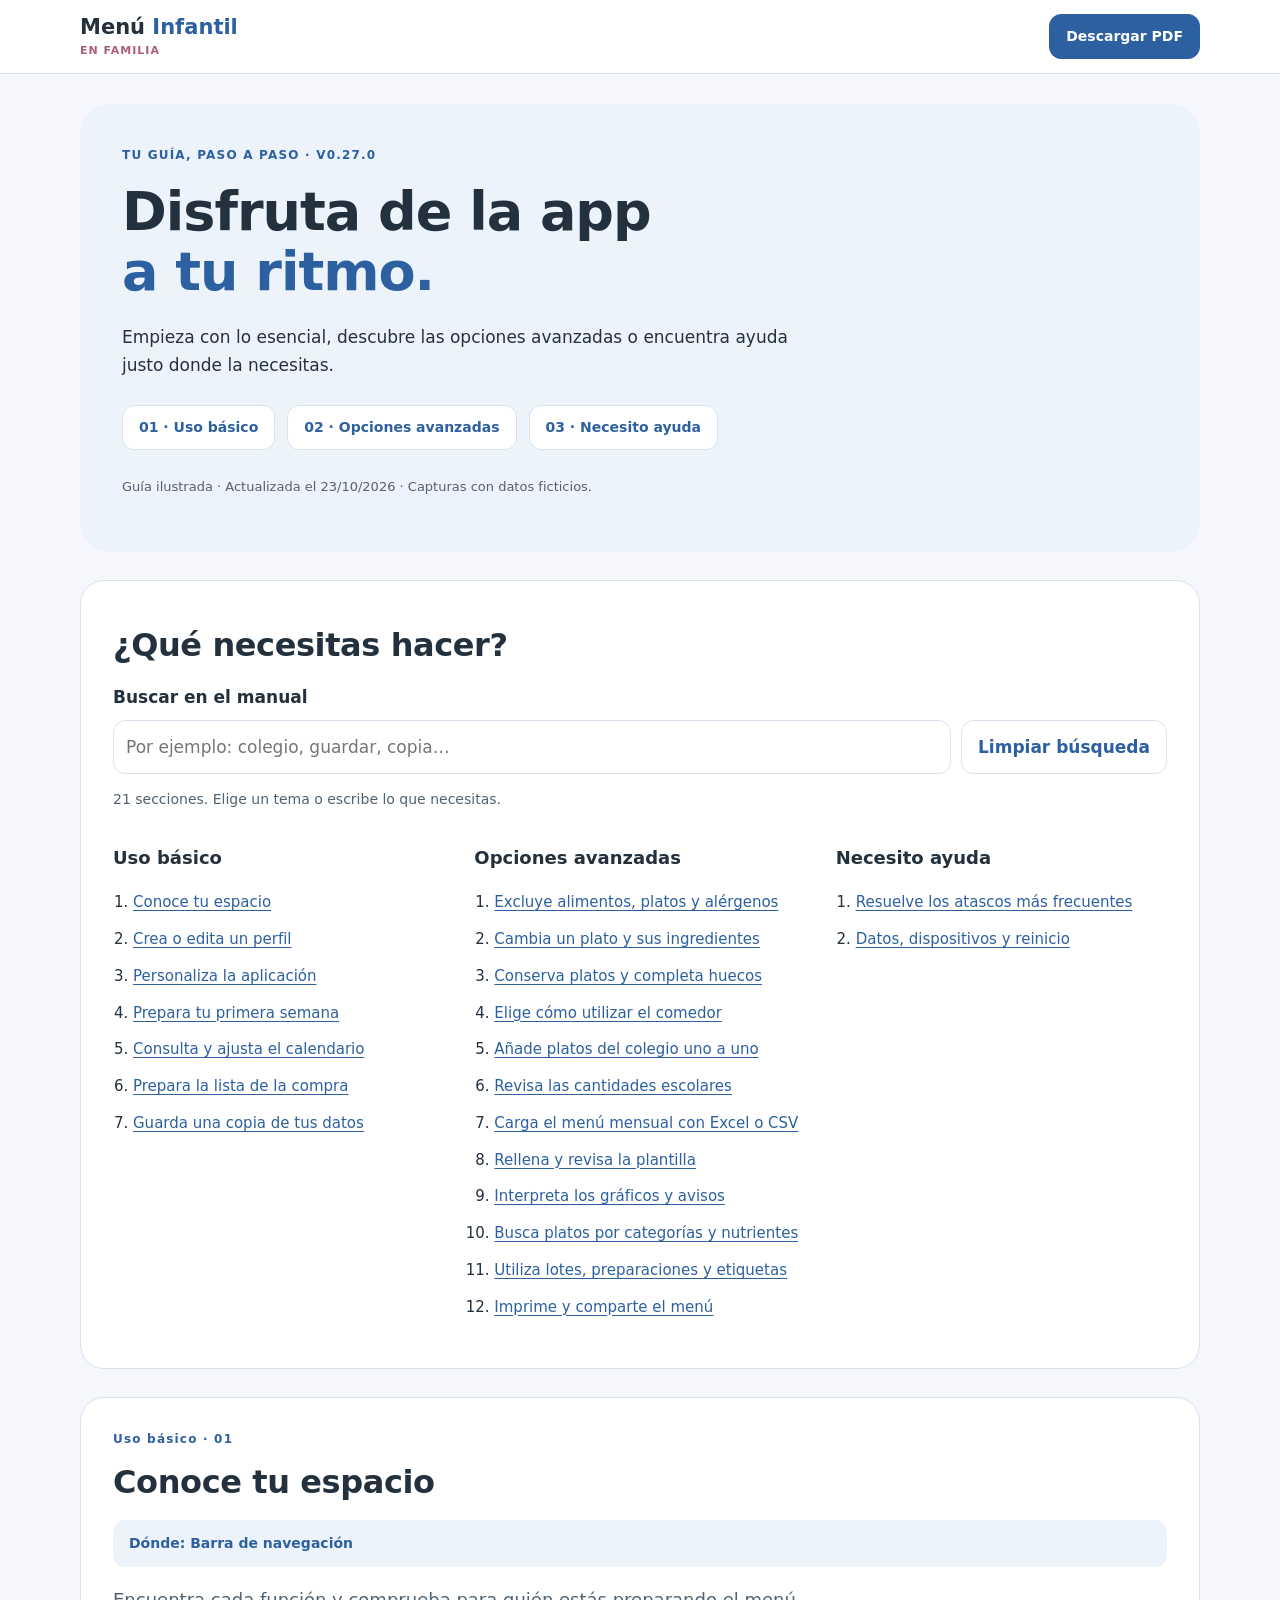
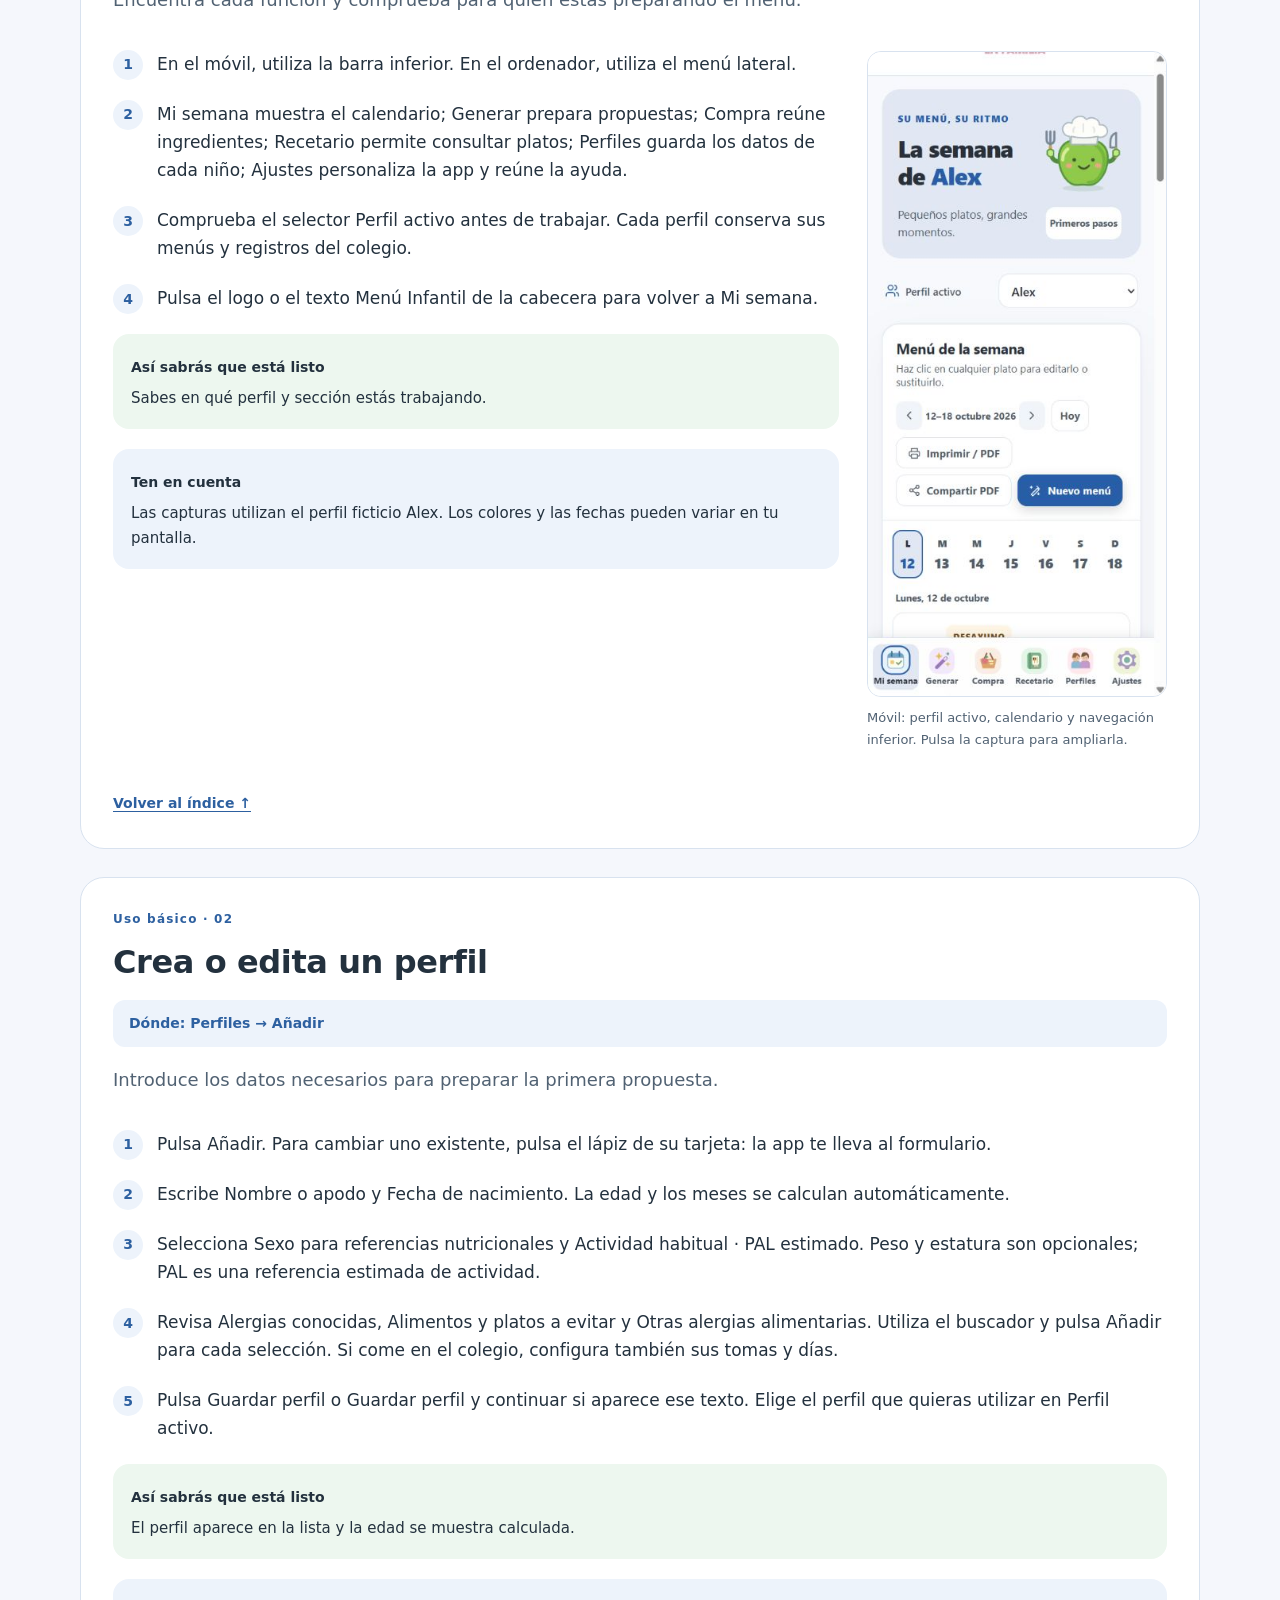
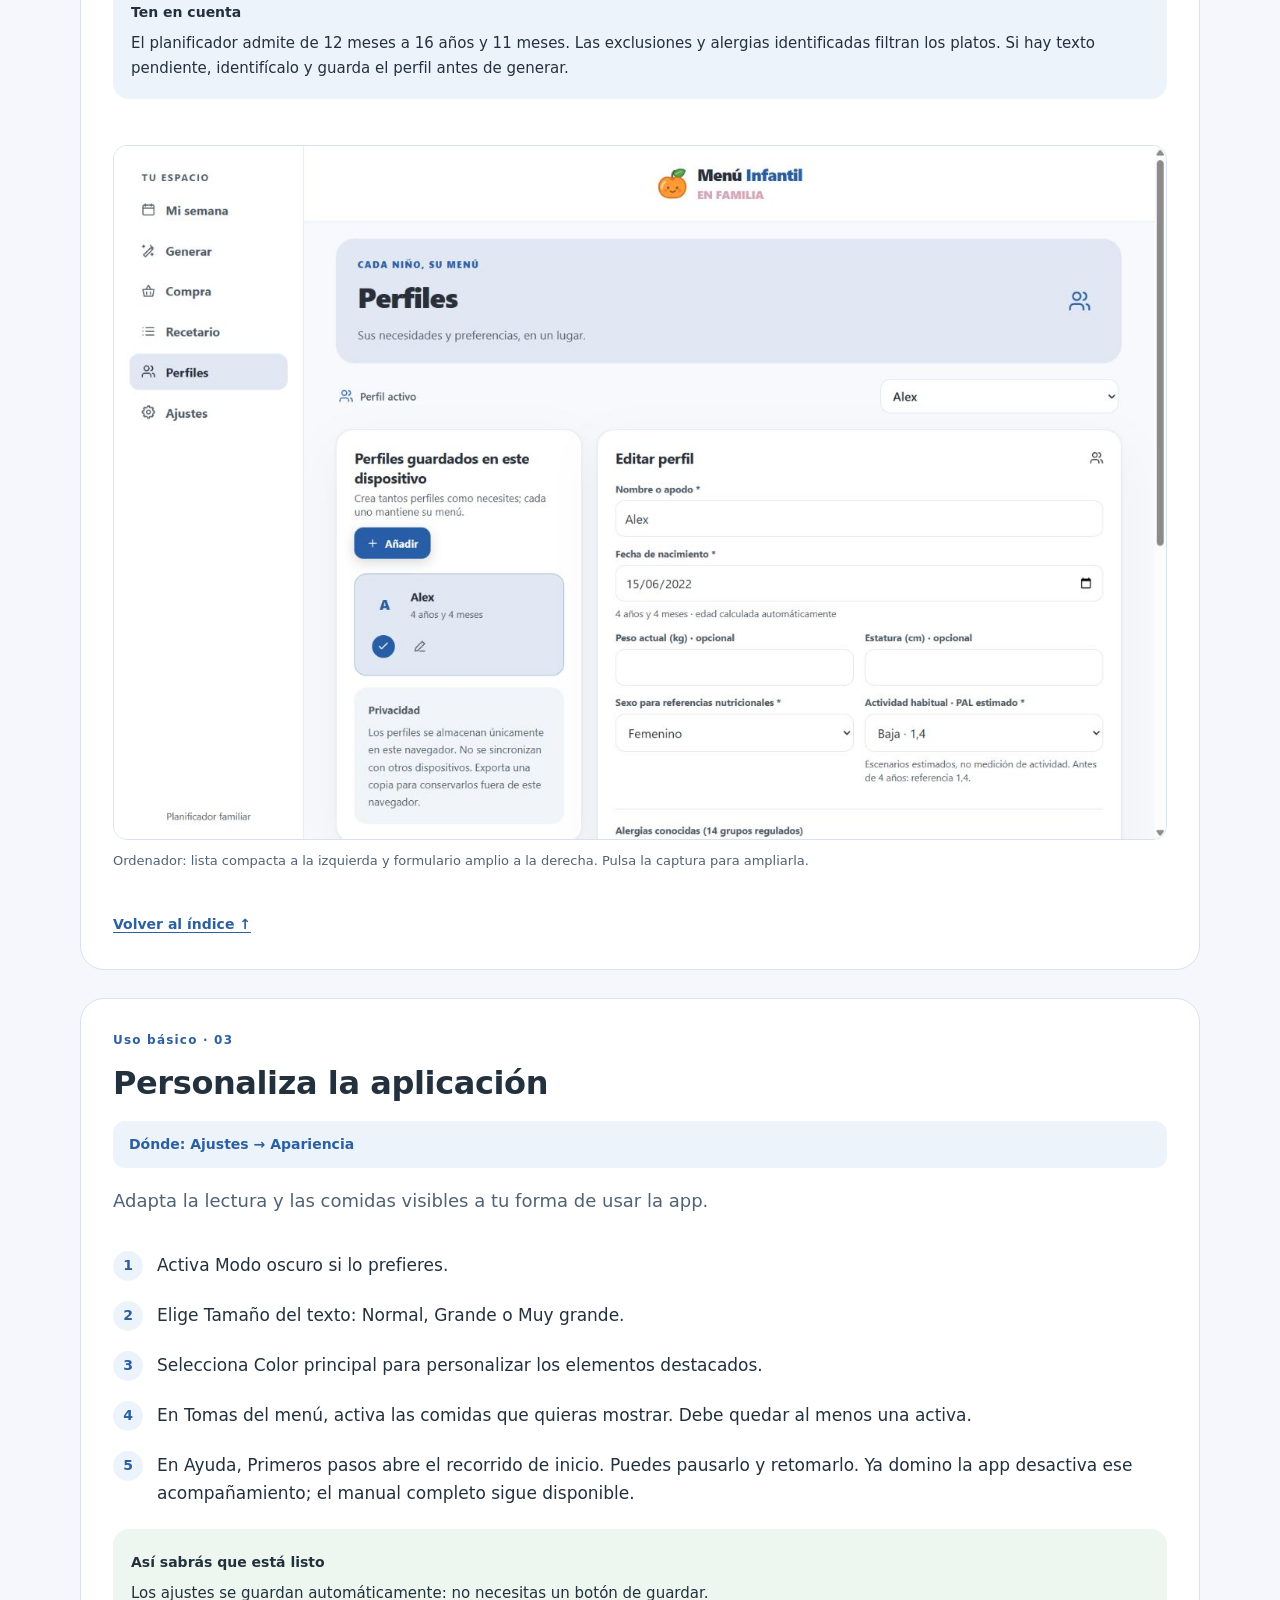
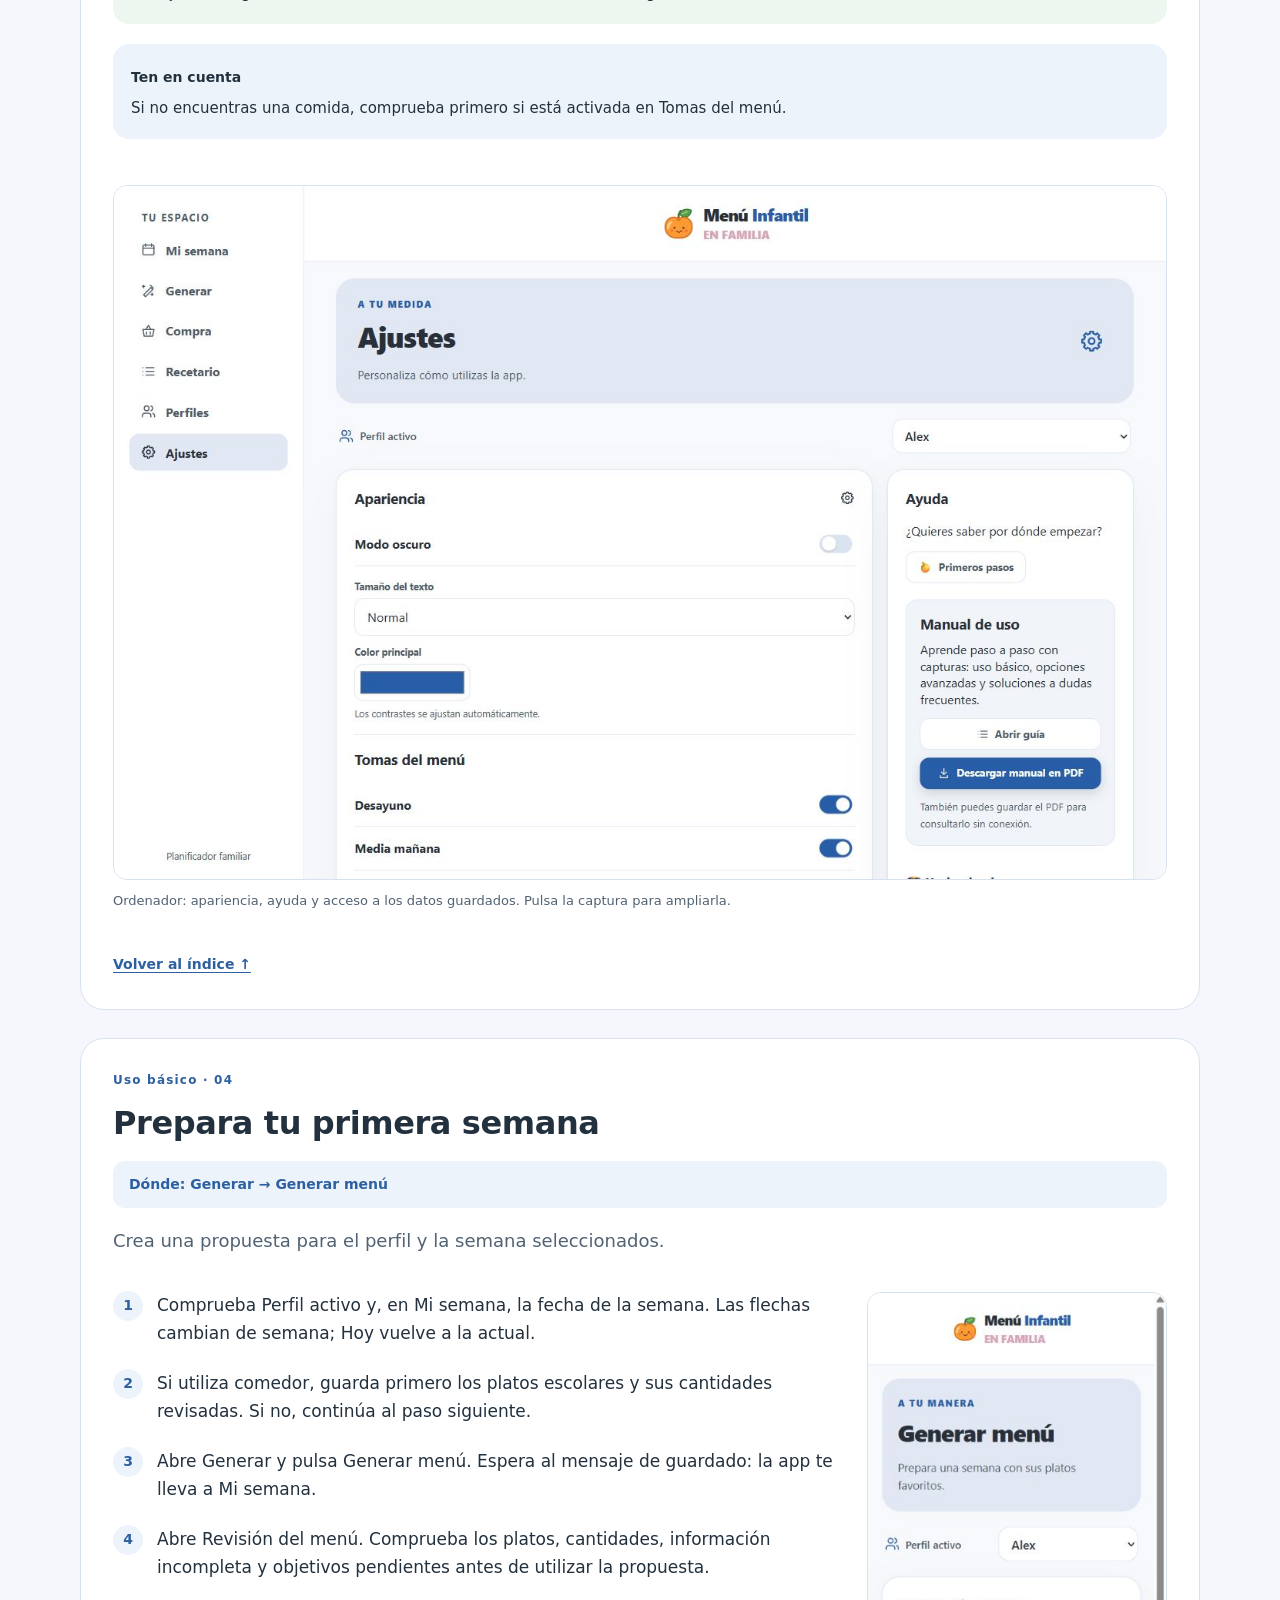
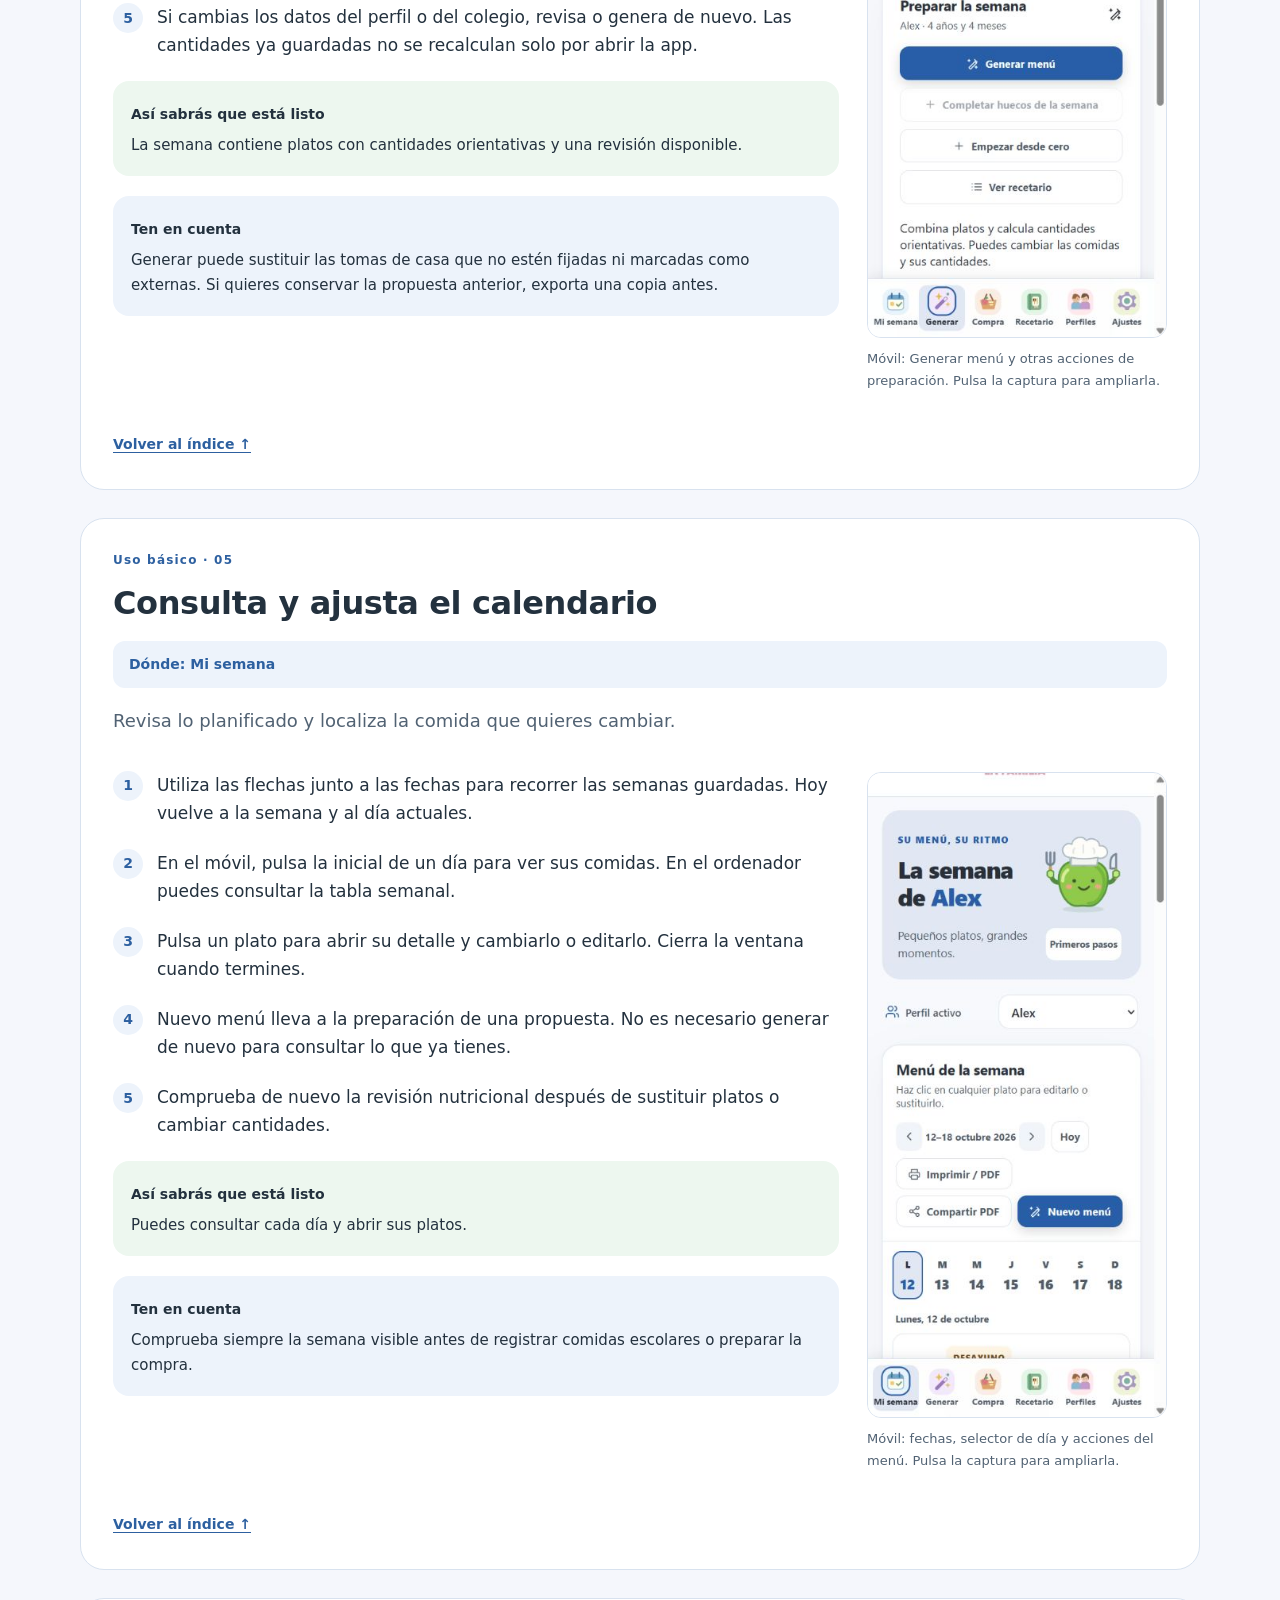
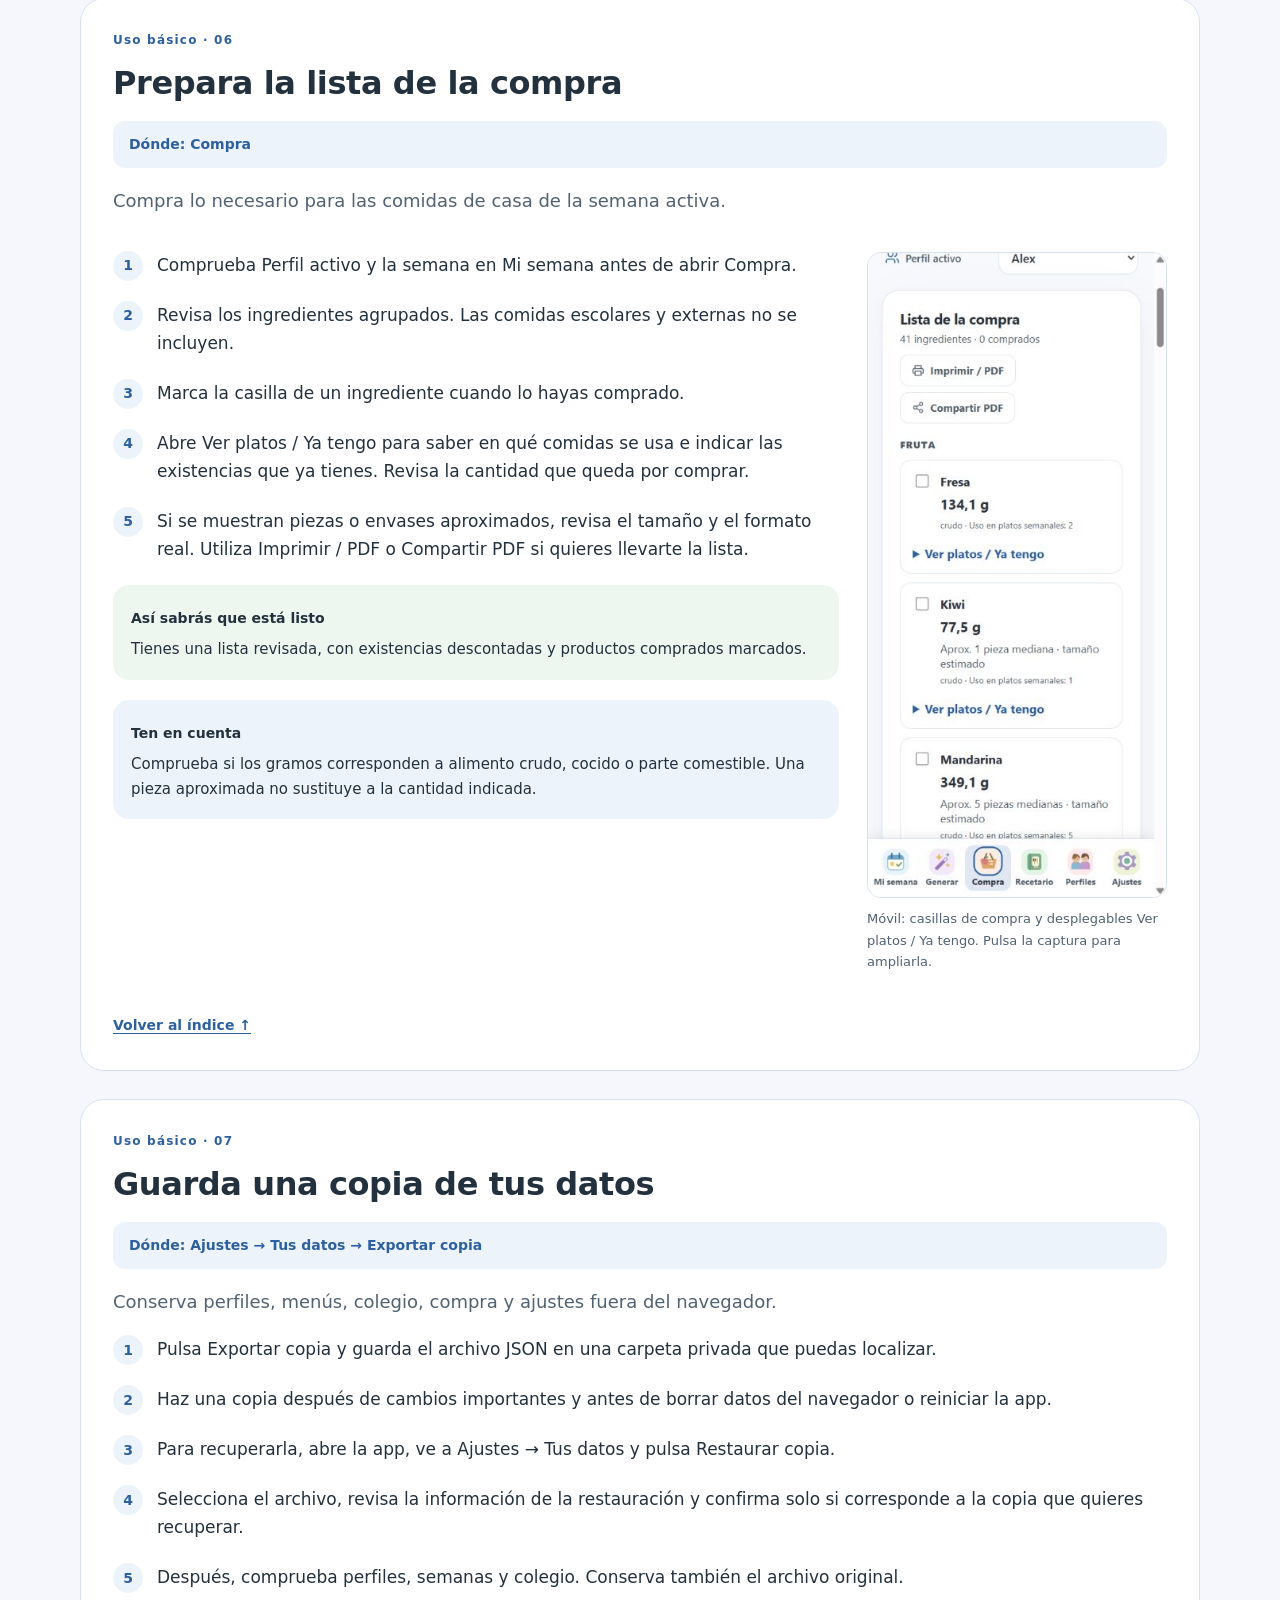
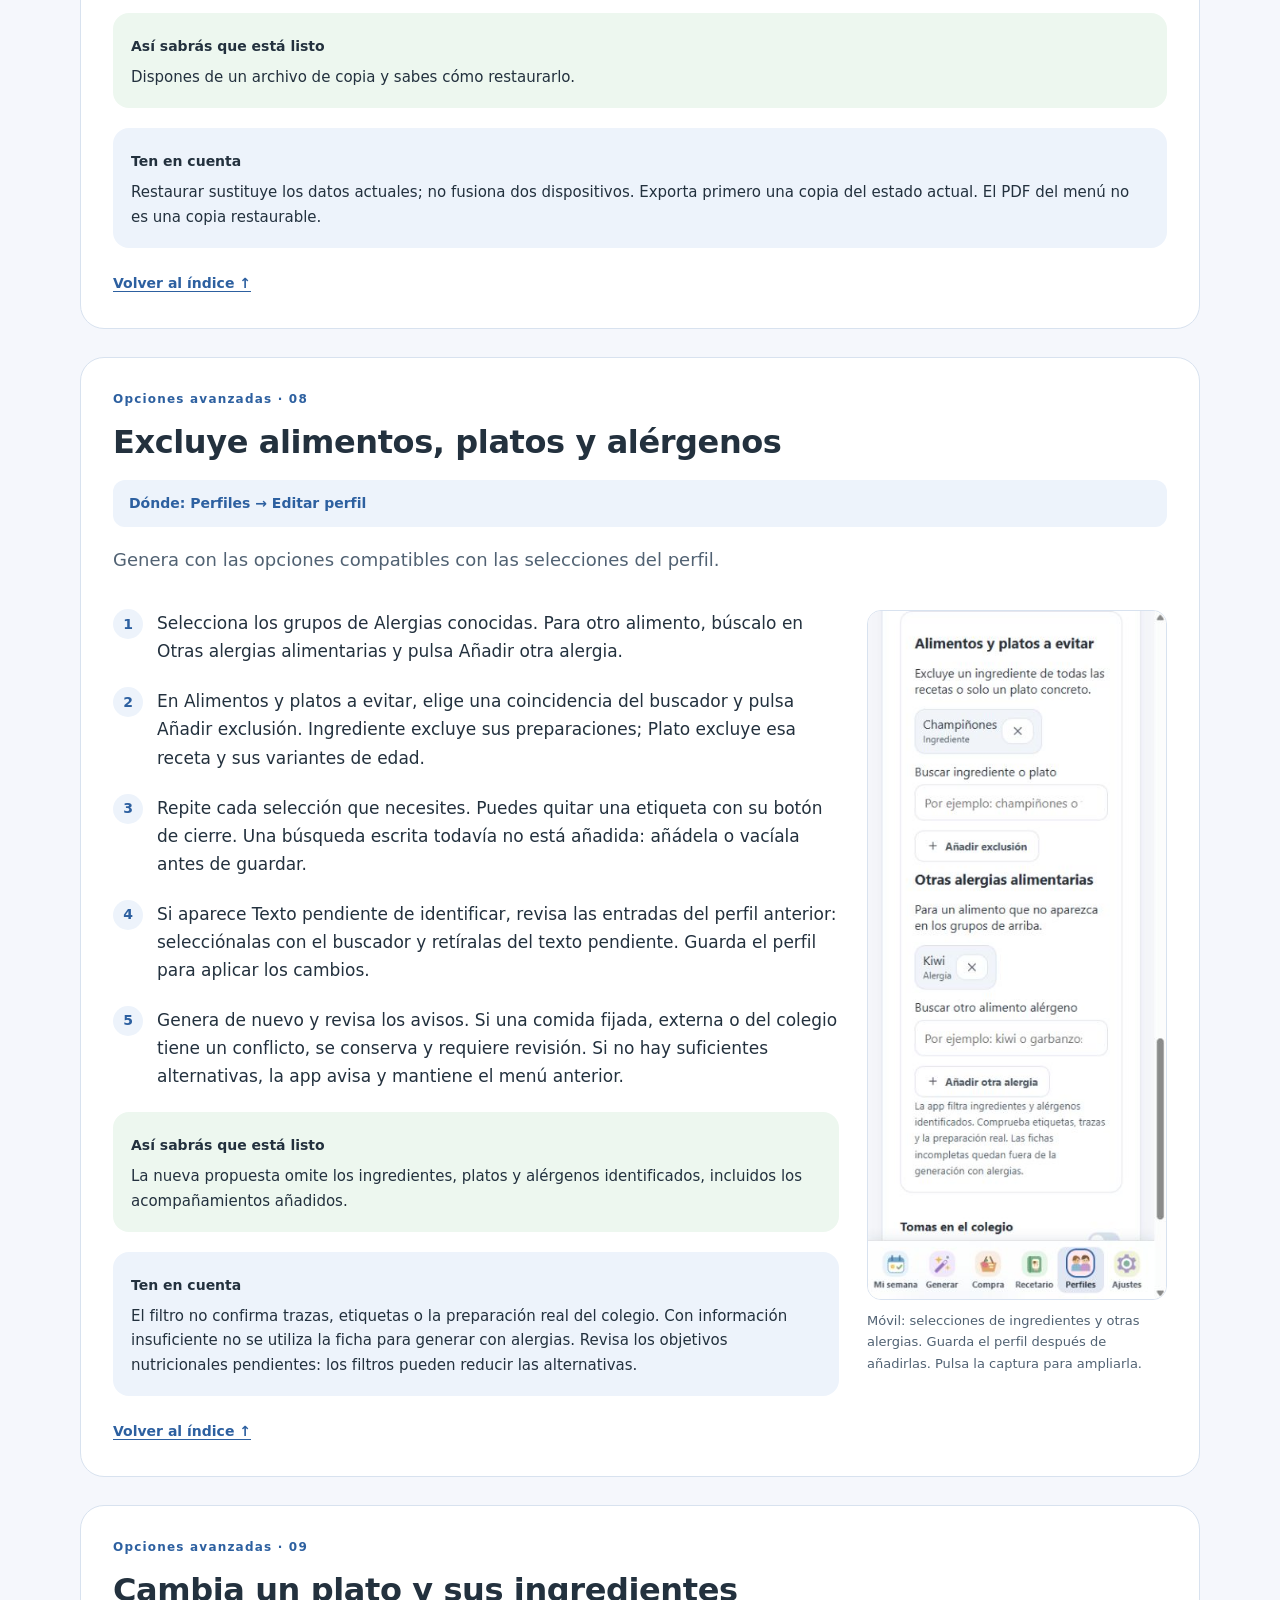
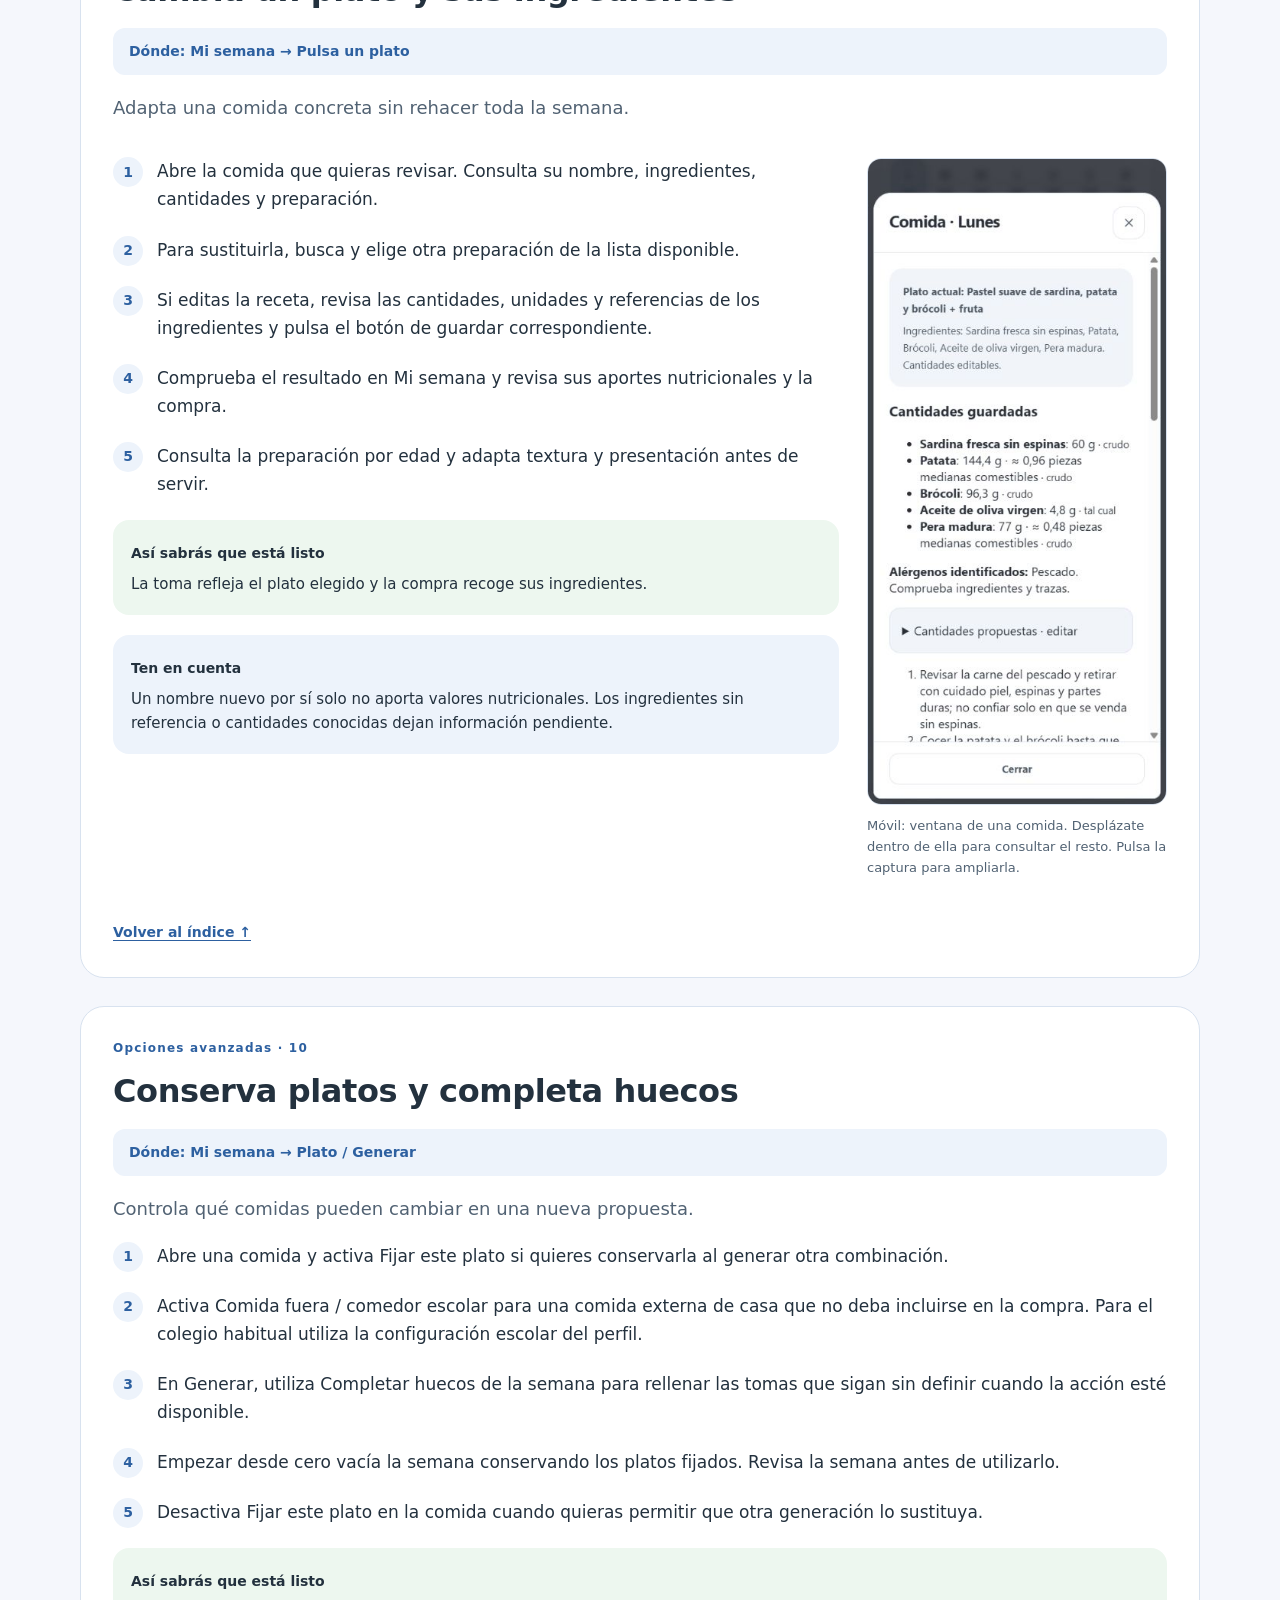
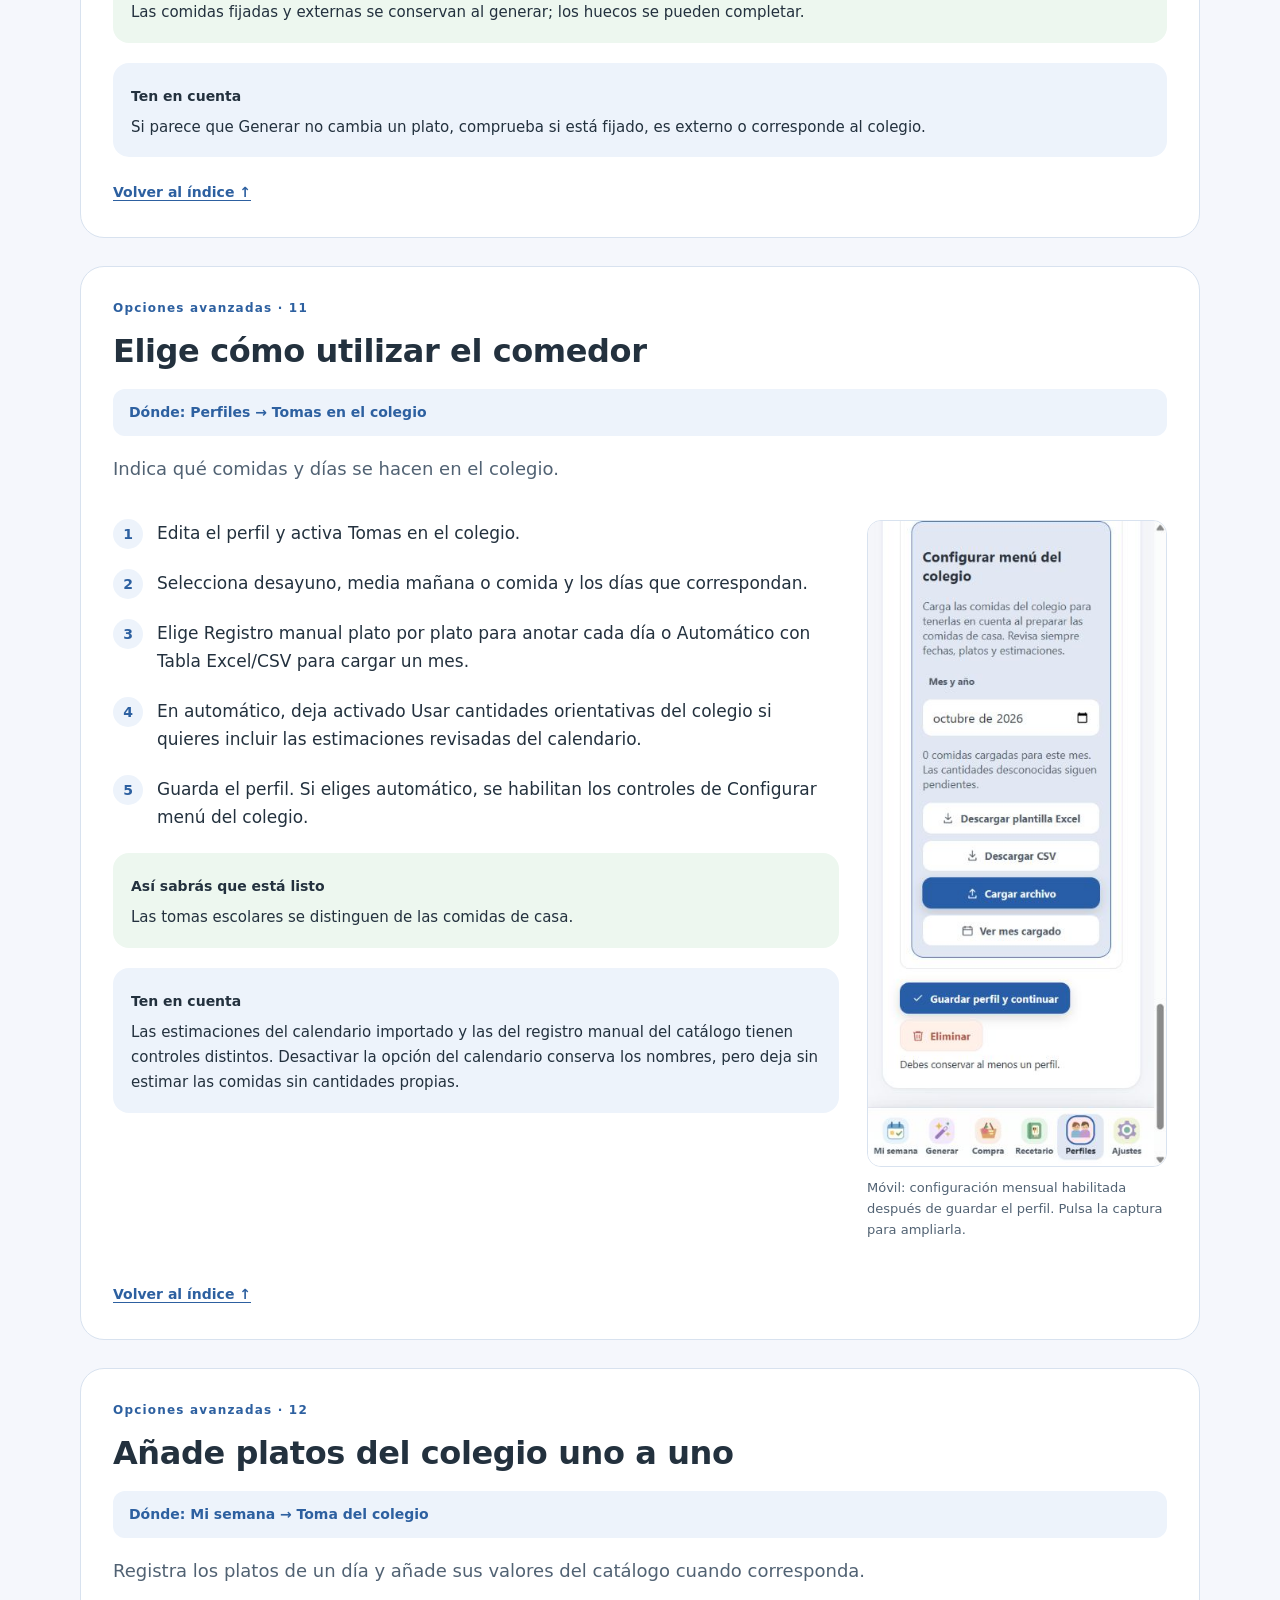
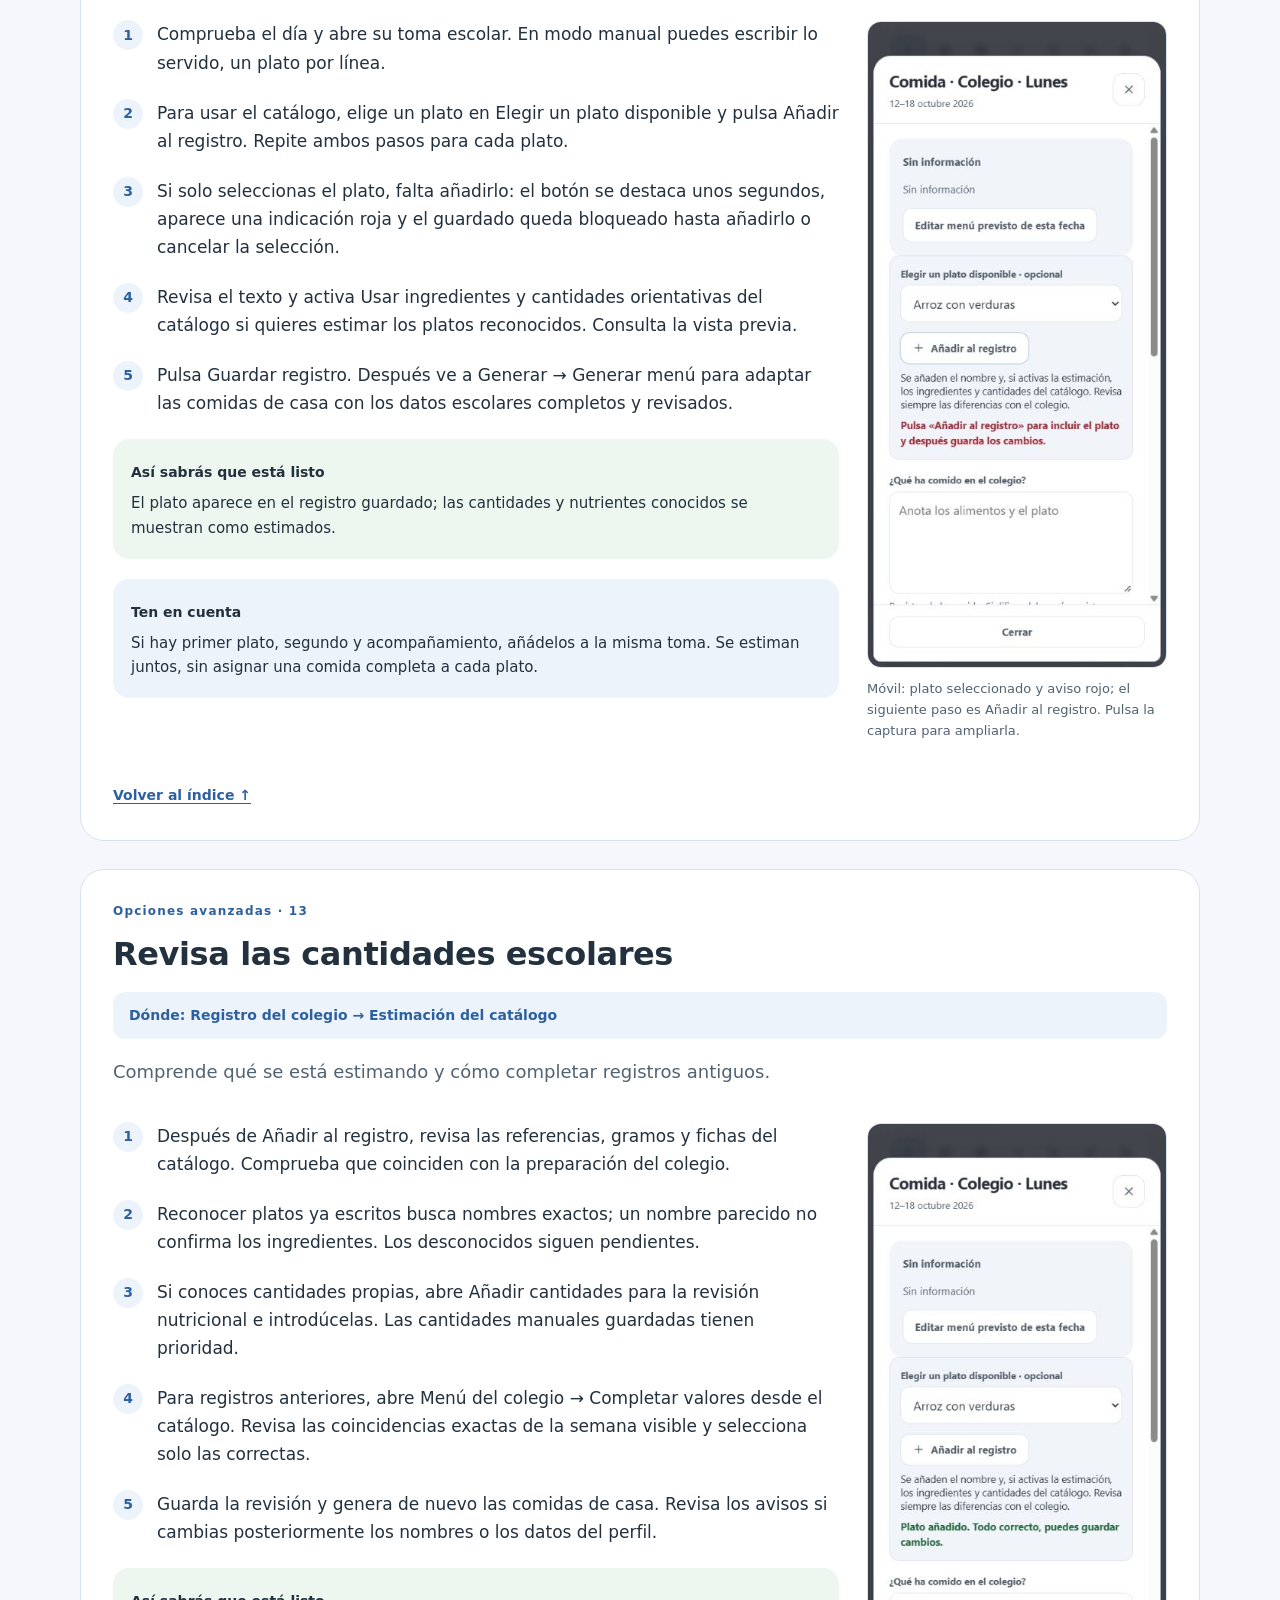
<file: guia.html>
<!doctype html><html lang="es"><head><meta charset="utf-8"><meta name="viewport" content="width=device-width,initial-scale=1"><meta name="color-scheme" content="light dark"><meta name="description" content="Manual ilustrado de Menú Infantil: primeros pasos, colegio, compra, recetas y resolución de dudas."><title>Manual de uso · Menú Infantil · V0.27.0</title><link rel="stylesheet" href="guia.css?v=0.27.0"></head><body><a class="skip" href="#contenido">Ir al manual</a><header class="guide-top"><a class="brand" href="./">Menú <span>Infantil</span><small>EN FAMILIA</small></a><a class="button" href="manual-menu-infantil.pdf" download>Descargar PDF</a></header><main id="contenido"><section class="intro"><p class="eyebrow">TU GUÍA, PASO A PASO · V0.27.0</p><h1>Disfruta de la app<br><span>a tu ritmo.</span></h1><p>Empieza con lo esencial, descubre las opciones avanzadas o encuentra ayuda justo donde la necesitas.</p><nav class="paths" aria-label="Elige tu recorrido"><a href="#orientarse">01 · Uso básico</a><a href="#restricciones">02 · Opciones avanzadas</a><a href="#problemas">03 · Necesito ayuda</a></nav><p class="caption">Guía ilustrada · Actualizada el 23/10/2026 · Capturas con datos ficticios.</p></section><section class="index" id="indice" aria-labelledby="indice-titulo"><h2 id="indice-titulo">¿Qué necesitas hacer?</h2><div class="search"><label for="buscar">Buscar en el manual</label><div><input type="search" id="buscar" placeholder="Por ejemplo: colegio, guardar, copia…" autocomplete="off"><button id="clear" type="button">Limpiar búsqueda</button></div><p id="search-status" role="status" aria-live="polite"></p></div><nav class="index-grid" aria-label="Índice del manual"><div><h3>Uso básico</h3><ol><li><a href="#orientarse">Conoce tu espacio</a></li><li><a href="#perfil">Crea o edita un perfil</a></li><li><a href="#ajustes">Personaliza la aplicación</a></li><li><a href="#generar">Prepara tu primera semana</a></li><li><a href="#semana">Consulta y ajusta el calendario</a></li><li><a href="#compra">Prepara la lista de la compra</a></li><li><a href="#copia">Guarda una copia de tus datos</a></li></ol></div><div><h3>Opciones avanzadas</h3><ol><li><a href="#restricciones">Excluye alimentos, platos y alérgenos</a></li><li><a href="#editar">Cambia un plato y sus ingredientes</a></li><li><a href="#fijar">Conserva platos y completa huecos</a></li><li><a href="#colegio-configurar">Elige cómo utilizar el comedor</a></li><li><a href="#colegio-manual">Añade platos del colegio uno a uno</a></li><li><a href="#colegio-valores">Revisa las cantidades escolares</a></li><li><a href="#colegio-archivo">Carga el menú mensual con Excel o CSV</a></li><li><a href="#plantilla">Rellena y revisa la plantilla</a></li><li><a href="#graficos">Interpreta los gráficos y avisos</a></li><li><a href="#recetario">Busca platos por categorías y nutrientes</a></li><li><a href="#lotes">Utiliza lotes, preparaciones y etiquetas</a></li><li><a href="#pdf">Imprime y comparte el menú</a></li></ol></div><div><h3>Necesito ayuda</h3><ol><li><a href="#problemas">Resuelve los atascos más frecuentes</a></li><li><a href="#datos">Datos, dispositivos y reinicio</a></li></ol></div></nav></section><div id="lessons"><article class="chapter" id="orientarse" tabindex="-1" data-group="Uso básico"><header><p class="eyebrow">Uso básico · 01</p><h2>Conoce tu espacio</h2><p class="route">Dónde: Barra de navegación</p><p class="goal">Encuentra cada función y comprueba para quién estás preparando el menú.</p></header><div class="lesson illustrated"><div><ol class="steps"><li>En el móvil, utiliza la barra inferior. En el ordenador, utiliza el menú lateral.</li><li>Mi semana muestra el calendario; Generar prepara propuestas; Compra reúne ingredientes; Recetario permite consultar platos; Perfiles guarda los datos de cada niño; Ajustes personaliza la app y reúne la ayuda.</li><li>Comprueba el selector Perfil activo antes de trabajar. Cada perfil conserva sus menús y registros del colegio.</li><li>Pulsa el logo o el texto Menú Infantil de la cabecera para volver a Mi semana.</li></ol><div class="result"><strong>Así sabrás que está listo</strong><p>Sabes en qué perfil y sección estás trabajando.</p></div><aside class="tip"><strong>Ten en cuenta</strong><p>Las capturas utilizan el perfil ficticio Alex. Los colores y las fechas pueden variar en tu pantalla.</p></aside></div><figure class="phone"><a href="guia-semana-movil.png" target="_blank" rel="noopener" aria-label="Ampliar captura: Conoce tu espacio"><img src="guia-semana-movil.png" alt="Móvil: perfil activo, calendario y navegación inferior." loading="lazy" width="390" height="844"></a><figcaption>Móvil: perfil activo, calendario y navegación inferior. Pulsa la captura para ampliarla.</figcaption></figure></div><a class="back-index" href="#indice">Volver al índice ↑</a></article><article class="chapter" id="perfil" tabindex="-1" data-group="Uso básico"><header><p class="eyebrow">Uso básico · 02</p><h2>Crea o edita un perfil</h2><p class="route">Dónde: Perfiles → Añadir</p><p class="goal">Introduce los datos necesarios para preparar la primera propuesta.</p></header><div class="lesson illustrated"><div><ol class="steps"><li>Pulsa Añadir. Para cambiar uno existente, pulsa el lápiz de su tarjeta: la app te lleva al formulario.</li><li>Escribe Nombre o apodo y Fecha de nacimiento. La edad y los meses se calculan automáticamente.</li><li>Selecciona Sexo para referencias nutricionales y Actividad habitual · PAL estimado. Peso y estatura son opcionales; PAL es una referencia estimada de actividad.</li><li>Revisa Alergias conocidas, Alimentos y platos a evitar y Otras alergias alimentarias. Utiliza el buscador y pulsa Añadir para cada selección. Si come en el colegio, configura también sus tomas y días.</li><li>Pulsa Guardar perfil o Guardar perfil y continuar si aparece ese texto. Elige el perfil que quieras utilizar en Perfil activo.</li></ol><div class="result"><strong>Así sabrás que está listo</strong><p>El perfil aparece en la lista y la edad se muestra calculada.</p></div><aside class="tip"><strong>Ten en cuenta</strong><p>El planificador admite de 12 meses a 16 años y 11 meses. Las exclusiones y alergias identificadas filtran los platos. Si hay texto pendiente, identifícalo y guarda el perfil antes de generar.</p></aside></div><figure class="wide"><a href="guia-perfiles-pc.png" target="_blank" rel="noopener" aria-label="Ampliar captura: Crea o edita un perfil"><img src="guia-perfiles-pc.png" alt="Ordenador: lista compacta a la izquierda y formulario amplio a la derecha." loading="lazy" width="1366" height="900"></a><figcaption>Ordenador: lista compacta a la izquierda y formulario amplio a la derecha. Pulsa la captura para ampliarla.</figcaption></figure></div><a class="back-index" href="#indice">Volver al índice ↑</a></article><article class="chapter" id="ajustes" tabindex="-1" data-group="Uso básico"><header><p class="eyebrow">Uso básico · 03</p><h2>Personaliza la aplicación</h2><p class="route">Dónde: Ajustes → Apariencia</p><p class="goal">Adapta la lectura y las comidas visibles a tu forma de usar la app.</p></header><div class="lesson illustrated"><div><ol class="steps"><li>Activa Modo oscuro si lo prefieres.</li><li>Elige Tamaño del texto: Normal, Grande o Muy grande.</li><li>Selecciona Color principal para personalizar los elementos destacados.</li><li>En Tomas del menú, activa las comidas que quieras mostrar. Debe quedar al menos una activa.</li><li>En Ayuda, Primeros pasos abre el recorrido de inicio. Puedes pausarlo y retomarlo. Ya domino la app desactiva ese acompañamiento; el manual completo sigue disponible.</li></ol><div class="result"><strong>Así sabrás que está listo</strong><p>Los ajustes se guardan automáticamente: no necesitas un botón de guardar.</p></div><aside class="tip"><strong>Ten en cuenta</strong><p>Si no encuentras una comida, comprueba primero si está activada en Tomas del menú.</p></aside></div><figure class="wide"><a href="guia-ajustes-pc.png" target="_blank" rel="noopener" aria-label="Ampliar captura: Personaliza la aplicación"><img src="guia-ajustes-pc.png" alt="Ordenador: apariencia, ayuda y acceso a los datos guardados." loading="lazy" width="1366" height="900"></a><figcaption>Ordenador: apariencia, ayuda y acceso a los datos guardados. Pulsa la captura para ampliarla.</figcaption></figure></div><a class="back-index" href="#indice">Volver al índice ↑</a></article><article class="chapter" id="generar" tabindex="-1" data-group="Uso básico"><header><p class="eyebrow">Uso básico · 04</p><h2>Prepara tu primera semana</h2><p class="route">Dónde: Generar → Generar menú</p><p class="goal">Crea una propuesta para el perfil y la semana seleccionados.</p></header><div class="lesson illustrated"><div><ol class="steps"><li>Comprueba Perfil activo y, en Mi semana, la fecha de la semana. Las flechas cambian de semana; Hoy vuelve a la actual.</li><li>Si utiliza comedor, guarda primero los platos escolares y sus cantidades revisadas. Si no, continúa al paso siguiente.</li><li>Abre Generar y pulsa Generar menú. Espera al mensaje de guardado: la app te lleva a Mi semana.</li><li>Abre Revisión del menú. Comprueba los platos, cantidades, información incompleta y objetivos pendientes antes de utilizar la propuesta.</li><li>Si cambias los datos del perfil o del colegio, revisa o genera de nuevo. Las cantidades ya guardadas no se recalculan solo por abrir la app.</li></ol><div class="result"><strong>Así sabrás que está listo</strong><p>La semana contiene platos con cantidades orientativas y una revisión disponible.</p></div><aside class="tip"><strong>Ten en cuenta</strong><p>Generar puede sustituir las tomas de casa que no estén fijadas ni marcadas como externas. Si quieres conservar la propuesta anterior, exporta una copia antes.</p></aside></div><figure class="phone"><a href="guia-generar-movil.png" target="_blank" rel="noopener" aria-label="Ampliar captura: Prepara tu primera semana"><img src="guia-generar-movil.png" alt="Móvil: Generar menú y otras acciones de preparación." loading="lazy" width="390" height="844"></a><figcaption>Móvil: Generar menú y otras acciones de preparación. Pulsa la captura para ampliarla.</figcaption></figure></div><a class="back-index" href="#indice">Volver al índice ↑</a></article><article class="chapter" id="semana" tabindex="-1" data-group="Uso básico"><header><p class="eyebrow">Uso básico · 05</p><h2>Consulta y ajusta el calendario</h2><p class="route">Dónde: Mi semana</p><p class="goal">Revisa lo planificado y localiza la comida que quieres cambiar.</p></header><div class="lesson illustrated"><div><ol class="steps"><li>Utiliza las flechas junto a las fechas para recorrer las semanas guardadas. Hoy vuelve a la semana y al día actuales.</li><li>En el móvil, pulsa la inicial de un día para ver sus comidas. En el ordenador puedes consultar la tabla semanal.</li><li>Pulsa un plato para abrir su detalle y cambiarlo o editarlo. Cierra la ventana cuando termines.</li><li>Nuevo menú lleva a la preparación de una propuesta. No es necesario generar de nuevo para consultar lo que ya tienes.</li><li>Comprueba de nuevo la revisión nutricional después de sustituir platos o cambiar cantidades.</li></ol><div class="result"><strong>Así sabrás que está listo</strong><p>Puedes consultar cada día y abrir sus platos.</p></div><aside class="tip"><strong>Ten en cuenta</strong><p>Comprueba siempre la semana visible antes de registrar comidas escolares o preparar la compra.</p></aside></div><figure class="phone"><a href="guia-semana-movil.png" target="_blank" rel="noopener" aria-label="Ampliar captura: Consulta y ajusta el calendario"><img src="guia-semana-movil.png" alt="Móvil: fechas, selector de día y acciones del menú." loading="lazy" width="390" height="844"></a><figcaption>Móvil: fechas, selector de día y acciones del menú. Pulsa la captura para ampliarla.</figcaption></figure></div><a class="back-index" href="#indice">Volver al índice ↑</a></article><article class="chapter" id="compra" tabindex="-1" data-group="Uso básico"><header><p class="eyebrow">Uso básico · 06</p><h2>Prepara la lista de la compra</h2><p class="route">Dónde: Compra</p><p class="goal">Compra lo necesario para las comidas de casa de la semana activa.</p></header><div class="lesson illustrated"><div><ol class="steps"><li>Comprueba Perfil activo y la semana en Mi semana antes de abrir Compra.</li><li>Revisa los ingredientes agrupados. Las comidas escolares y externas no se incluyen.</li><li>Marca la casilla de un ingrediente cuando lo hayas comprado.</li><li>Abre Ver platos / Ya tengo para saber en qué comidas se usa e indicar las existencias que ya tienes. Revisa la cantidad que queda por comprar.</li><li>Si se muestran piezas o envases aproximados, revisa el tamaño y el formato real. Utiliza Imprimir / PDF o Compartir PDF si quieres llevarte la lista.</li></ol><div class="result"><strong>Así sabrás que está listo</strong><p>Tienes una lista revisada, con existencias descontadas y productos comprados marcados.</p></div><aside class="tip"><strong>Ten en cuenta</strong><p>Comprueba si los gramos corresponden a alimento crudo, cocido o parte comestible. Una pieza aproximada no sustituye a la cantidad indicada.</p></aside></div><figure class="phone"><a href="guia-compra-movil.png" target="_blank" rel="noopener" aria-label="Ampliar captura: Prepara la lista de la compra"><img src="guia-compra-movil.png" alt="Móvil: casillas de compra y desplegables Ver platos / Ya tengo." loading="lazy" width="390" height="844"></a><figcaption>Móvil: casillas de compra y desplegables Ver platos / Ya tengo. Pulsa la captura para ampliarla.</figcaption></figure></div><a class="back-index" href="#indice">Volver al índice ↑</a></article><article class="chapter" id="copia" tabindex="-1" data-group="Uso básico"><header><p class="eyebrow">Uso básico · 07</p><h2>Guarda una copia de tus datos</h2><p class="route">Dónde: Ajustes → Tus datos → Exportar copia</p><p class="goal">Conserva perfiles, menús, colegio, compra y ajustes fuera del navegador.</p></header><div class="lesson "><div><ol class="steps"><li>Pulsa Exportar copia y guarda el archivo JSON en una carpeta privada que puedas localizar.</li><li>Haz una copia después de cambios importantes y antes de borrar datos del navegador o reiniciar la app.</li><li>Para recuperarla, abre la app, ve a Ajustes → Tus datos y pulsa Restaurar copia.</li><li>Selecciona el archivo, revisa la información de la restauración y confirma solo si corresponde a la copia que quieres recuperar.</li><li>Después, comprueba perfiles, semanas y colegio. Conserva también el archivo original.</li></ol><div class="result"><strong>Así sabrás que está listo</strong><p>Dispones de un archivo de copia y sabes cómo restaurarlo.</p></div><aside class="tip"><strong>Ten en cuenta</strong><p>Restaurar sustituye los datos actuales; no fusiona dos dispositivos. Exporta primero una copia del estado actual. El PDF del menú no es una copia restaurable.</p></aside></div></div><a class="back-index" href="#indice">Volver al índice ↑</a></article><article class="chapter" id="restricciones" tabindex="-1" data-group="Opciones avanzadas"><header><p class="eyebrow">Opciones avanzadas · 08</p><h2>Excluye alimentos, platos y alérgenos</h2><p class="route">Dónde: Perfiles → Editar perfil</p><p class="goal">Genera con las opciones compatibles con las selecciones del perfil.</p></header><div class="lesson illustrated"><div><ol class="steps"><li>Selecciona los grupos de Alergias conocidas. Para otro alimento, búscalo en Otras alergias alimentarias y pulsa Añadir otra alergia.</li><li>En Alimentos y platos a evitar, elige una coincidencia del buscador y pulsa Añadir exclusión. Ingrediente excluye sus preparaciones; Plato excluye esa receta y sus variantes de edad.</li><li>Repite cada selección que necesites. Puedes quitar una etiqueta con su botón de cierre. Una búsqueda escrita todavía no está añadida: añádela o vacíala antes de guardar.</li><li>Si aparece Texto pendiente de identificar, revisa las entradas del perfil anterior: selecciónalas con el buscador y retíralas del texto pendiente. Guarda el perfil para aplicar los cambios.</li><li>Genera de nuevo y revisa los avisos. Si una comida fijada, externa o del colegio tiene un conflicto, se conserva y requiere revisión. Si no hay suficientes alternativas, la app avisa y mantiene el menú anterior.</li></ol><div class="result"><strong>Así sabrás que está listo</strong><p>La nueva propuesta omite los ingredientes, platos y alérgenos identificados, incluidos los acompañamientos añadidos.</p></div><aside class="tip"><strong>Ten en cuenta</strong><p>El filtro no confirma trazas, etiquetas o la preparación real del colegio. Con información insuficiente no se utiliza la ficha para generar con alergias. Revisa los objetivos nutricionales pendientes: los filtros pueden reducir las alternativas.</p></aside></div><figure class="phone"><a href="guia-restricciones-movil.png" target="_blank" rel="noopener" aria-label="Ampliar captura: Excluye alimentos, platos y alérgenos"><img src="guia-restricciones-movil.png" alt="Móvil: selecciones de ingredientes y otras alergias. Guarda el perfil después de añadirlas." loading="lazy" width="390" height="844"></a><figcaption>Móvil: selecciones de ingredientes y otras alergias. Guarda el perfil después de añadirlas. Pulsa la captura para ampliarla.</figcaption></figure></div><a class="back-index" href="#indice">Volver al índice ↑</a></article><article class="chapter" id="editar" tabindex="-1" data-group="Opciones avanzadas"><header><p class="eyebrow">Opciones avanzadas · 09</p><h2>Cambia un plato y sus ingredientes</h2><p class="route">Dónde: Mi semana → Pulsa un plato</p><p class="goal">Adapta una comida concreta sin rehacer toda la semana.</p></header><div class="lesson illustrated"><div><ol class="steps"><li>Abre la comida que quieras revisar. Consulta su nombre, ingredientes, cantidades y preparación.</li><li>Para sustituirla, busca y elige otra preparación de la lista disponible.</li><li>Si editas la receta, revisa las cantidades, unidades y referencias de los ingredientes y pulsa el botón de guardar correspondiente.</li><li>Comprueba el resultado en Mi semana y revisa sus aportes nutricionales y la compra.</li><li>Consulta la preparación por edad y adapta textura y presentación antes de servir.</li></ol><div class="result"><strong>Así sabrás que está listo</strong><p>La toma refleja el plato elegido y la compra recoge sus ingredientes.</p></div><aside class="tip"><strong>Ten en cuenta</strong><p>Un nombre nuevo por sí solo no aporta valores nutricionales. Los ingredientes sin referencia o cantidades conocidas dejan información pendiente.</p></aside></div><figure class="phone"><a href="guia-plato-movil.png" target="_blank" rel="noopener" aria-label="Ampliar captura: Cambia un plato y sus ingredientes"><img src="guia-plato-movil.png" alt="Móvil: ventana de una comida. Desplázate dentro de ella para consultar el resto." loading="lazy" width="390" height="844"></a><figcaption>Móvil: ventana de una comida. Desplázate dentro de ella para consultar el resto. Pulsa la captura para ampliarla.</figcaption></figure></div><a class="back-index" href="#indice">Volver al índice ↑</a></article><article class="chapter" id="fijar" tabindex="-1" data-group="Opciones avanzadas"><header><p class="eyebrow">Opciones avanzadas · 10</p><h2>Conserva platos y completa huecos</h2><p class="route">Dónde: Mi semana → Plato / Generar</p><p class="goal">Controla qué comidas pueden cambiar en una nueva propuesta.</p></header><div class="lesson "><div><ol class="steps"><li>Abre una comida y activa Fijar este plato si quieres conservarla al generar otra combinación.</li><li>Activa Comida fuera / comedor escolar para una comida externa de casa que no deba incluirse en la compra. Para el colegio habitual utiliza la configuración escolar del perfil.</li><li>En Generar, utiliza Completar huecos de la semana para rellenar las tomas que sigan sin definir cuando la acción esté disponible.</li><li>Empezar desde cero vacía la semana conservando los platos fijados. Revisa la semana antes de utilizarlo.</li><li>Desactiva Fijar este plato en la comida cuando quieras permitir que otra generación lo sustituya.</li></ol><div class="result"><strong>Así sabrás que está listo</strong><p>Las comidas fijadas y externas se conservan al generar; los huecos se pueden completar.</p></div><aside class="tip"><strong>Ten en cuenta</strong><p>Si parece que Generar no cambia un plato, comprueba si está fijado, es externo o corresponde al colegio.</p></aside></div></div><a class="back-index" href="#indice">Volver al índice ↑</a></article><article class="chapter" id="colegio-configurar" tabindex="-1" data-group="Opciones avanzadas"><header><p class="eyebrow">Opciones avanzadas · 11</p><h2>Elige cómo utilizar el comedor</h2><p class="route">Dónde: Perfiles → Tomas en el colegio</p><p class="goal">Indica qué comidas y días se hacen en el colegio.</p></header><div class="lesson illustrated"><div><ol class="steps"><li>Edita el perfil y activa Tomas en el colegio.</li><li>Selecciona desayuno, media mañana o comida y los días que correspondan.</li><li>Elige Registro manual plato por plato para anotar cada día o Automático con Tabla Excel/CSV para cargar un mes.</li><li>En automático, deja activado Usar cantidades orientativas del colegio si quieres incluir las estimaciones revisadas del calendario.</li><li>Guarda el perfil. Si eliges automático, se habilitan los controles de Configurar menú del colegio.</li></ol><div class="result"><strong>Así sabrás que está listo</strong><p>Las tomas escolares se distinguen de las comidas de casa.</p></div><aside class="tip"><strong>Ten en cuenta</strong><p>Las estimaciones del calendario importado y las del registro manual del catálogo tienen controles distintos. Desactivar la opción del calendario conserva los nombres, pero deja sin estimar las comidas sin cantidades propias.</p></aside></div><figure class="phone"><a href="guia-colegio-archivo-movil.png" target="_blank" rel="noopener" aria-label="Ampliar captura: Elige cómo utilizar el comedor"><img src="guia-colegio-archivo-movil.png" alt="Móvil: configuración mensual habilitada después de guardar el perfil." loading="lazy" width="390" height="844"></a><figcaption>Móvil: configuración mensual habilitada después de guardar el perfil. Pulsa la captura para ampliarla.</figcaption></figure></div><a class="back-index" href="#indice">Volver al índice ↑</a></article><article class="chapter" id="colegio-manual" tabindex="-1" data-group="Opciones avanzadas"><header><p class="eyebrow">Opciones avanzadas · 12</p><h2>Añade platos del colegio uno a uno</h2><p class="route">Dónde: Mi semana → Toma del colegio</p><p class="goal">Registra los platos de un día y añade sus valores del catálogo cuando corresponda.</p></header><div class="lesson illustrated"><div><ol class="steps"><li>Comprueba el día y abre su toma escolar. En modo manual puedes escribir lo servido, un plato por línea.</li><li>Para usar el catálogo, elige un plato en Elegir un plato disponible y pulsa Añadir al registro. Repite ambos pasos para cada plato.</li><li>Si solo seleccionas el plato, falta añadirlo: el botón se destaca unos segundos, aparece una indicación roja y el guardado queda bloqueado hasta añadirlo o cancelar la selección.</li><li>Revisa el texto y activa Usar ingredientes y cantidades orientativas del catálogo si quieres estimar los platos reconocidos. Consulta la vista previa.</li><li>Pulsa Guardar registro. Después ve a Generar → Generar menú para adaptar las comidas de casa con los datos escolares completos y revisados.</li></ol><div class="result"><strong>Así sabrás que está listo</strong><p>El plato aparece en el registro guardado; las cantidades y nutrientes conocidos se muestran como estimados.</p></div><aside class="tip"><strong>Ten en cuenta</strong><p>Si hay primer plato, segundo y acompañamiento, añádelos a la misma toma. Se estiman juntos, sin asignar una comida completa a cada plato.</p></aside></div><figure class="phone"><a href="guia-colegio-anadir-movil.png" target="_blank" rel="noopener" aria-label="Ampliar captura: Añade platos del colegio uno a uno"><img src="guia-colegio-anadir-movil.png" alt="Móvil: plato seleccionado y aviso rojo; el siguiente paso es Añadir al registro." loading="lazy" width="390" height="844"></a><figcaption>Móvil: plato seleccionado y aviso rojo; el siguiente paso es Añadir al registro. Pulsa la captura para ampliarla.</figcaption></figure></div><a class="back-index" href="#indice">Volver al índice ↑</a></article><article class="chapter" id="colegio-valores" tabindex="-1" data-group="Opciones avanzadas"><header><p class="eyebrow">Opciones avanzadas · 13</p><h2>Revisa las cantidades escolares</h2><p class="route">Dónde: Registro del colegio → Estimación del catálogo</p><p class="goal">Comprende qué se está estimando y cómo completar registros antiguos.</p></header><div class="lesson illustrated"><div><ol class="steps"><li>Después de Añadir al registro, revisa las referencias, gramos y fichas del catálogo. Comprueba que coinciden con la preparación del colegio.</li><li>Reconocer platos ya escritos busca nombres exactos; un nombre parecido no confirma los ingredientes. Los desconocidos siguen pendientes.</li><li>Si conoces cantidades propias, abre Añadir cantidades para la revisión nutricional e introdúcelas. Las cantidades manuales guardadas tienen prioridad.</li><li>Para registros anteriores, abre Menú del colegio → Completar valores desde el catálogo. Revisa las coincidencias exactas de la semana visible y selecciona solo las correctas.</li><li>Guarda la revisión y genera de nuevo las comidas de casa. Revisa los avisos si cambias posteriormente los nombres o los datos del perfil.</li></ol><div class="result"><strong>Así sabrás que está listo</strong><p>Los registros completos y vigentes pueden utilizarse para ajustar la nueva propuesta de casa.</p></div><aside class="tip"><strong>Ten en cuenta</strong><p>Los gramos siguen el estado de cada ingrediente: no representan necesariamente el peso final cocinado ni lo que el niño ha consumido. Los datos parciales no equivalen a cero.</p></aside></div><figure class="phone"><a href="guia-colegio-estimacion-movil.png" target="_blank" rel="noopener" aria-label="Ampliar captura: Revisa las cantidades escolares"><img src="guia-colegio-estimacion-movil.png" alt="Móvil: después de añadir el plato, el registro permite revisar su estimación." loading="lazy" width="390" height="844"></a><figcaption>Móvil: después de añadir el plato, el registro permite revisar su estimación. Pulsa la captura para ampliarla.</figcaption></figure></div><a class="back-index" href="#indice">Volver al índice ↑</a></article><article class="chapter" id="colegio-archivo" tabindex="-1" data-group="Opciones avanzadas"><header><p class="eyebrow">Opciones avanzadas · 14</p><h2>Carga el menú mensual con Excel o CSV</h2><p class="route">Dónde: Perfiles → Configurar menú del colegio</p><p class="goal">Incorpora el mes con una plantilla y una revisión previa.</p></header><div class="lesson illustrated"><div><ol class="steps"><li>Selecciona Automático con Tabla Excel/CSV y guarda el perfil antes de descargar o cargar archivos.</li><li>Elige Mes y año. Pulsa Descargar plantilla Excel o Descargar CSV y conserva las cabeceras.</li><li>Rellena los platos en español. Si el papel está en catalán, traduce los nombres antes de incorporarlos. La app no convierte una fotografía automáticamente.</li><li>Pulsa Cargar archivo y selecciona la plantilla cumplimentada. Revisa fechas, tipos de día, nombres, correspondencias y estimaciones antes de confirmar.</li><li>Consulta Ver mes cargado para comprobarlo. Después genera de nuevo las comidas de casa y revisa la semana completa.</li></ol><div class="result"><strong>Así sabrás que está listo</strong><p>Los platos del mes aparecen en sus fechas. No necesitas instalar una versión nueva cada mes.</p></div><aside class="tip"><strong>Ten en cuenta</strong><p>Si ya generaste sin cargar el archivo, las tomas escolares muestran un aviso de menú pendiente. No son los platos reales del colegio.</p></aside></div><figure class="phone"><a href="guia-colegio-archivo-movil.png" target="_blank" rel="noopener" aria-label="Ampliar captura: Carga el menú mensual con Excel o CSV"><img src="guia-colegio-archivo-movil.png" alt="Móvil: selecciona mes, descarga la plantilla y utiliza Cargar archivo." loading="lazy" width="390" height="844"></a><figcaption>Móvil: selecciona mes, descarga la plantilla y utiliza Cargar archivo. Pulsa la captura para ampliarla.</figcaption></figure></div><a class="back-index" href="#indice">Volver al índice ↑</a></article><article class="chapter" id="plantilla" tabindex="-1" data-group="Opciones avanzadas"><header><p class="eyebrow">Opciones avanzadas · 15</p><h2>Rellena y revisa la plantilla</h2><p class="route">Dónde: Plantilla Excel/CSV → Revisión de importación</p><p class="goal">Evita errores de fecha, formato y días sin comedor.</p></header><div class="lesson "><div><ol class="steps"><li>Mantén estas columnas: fecha, tipo_dia, primero, segundo, guarnicion, postre, otros y observaciones.</li><li>Escribe la fecha con el formato de la plantilla. En tipo_dia utiliza colegio, casa o desconocido. Un día en blanco no se interpreta como festivo.</li><li>Ejemplo: fecha 2026-10-13; tipo_dia colegio; primero Arroz con verduras; segundo Merluza al horno. Añade solo los componentes que realmente figuren en el menú.</li><li>No uses fórmulas, enlaces ni celdas combinadas. No incluyas información personal del menor. Corrige fechas duplicadas o de otro mes si la revisión las rechaza.</li><li>En el calendario, marca Come en casa cuando no haya comedor. Puedes exportar el mes o repetir una semana si corresponde al menú real; comprueba cada fecha, especialmente entre dos meses.</li></ol><div class="result"><strong>Así sabrás que está listo</strong><p>Cada fecha tiene el tipo de día y los platos revisados.</p></div><aside class="tip"><strong>Ten en cuenta</strong><p>Importar nombres no confirma ingredientes ni cantidades. Revisa las correspondencias antes de aceptar estimaciones; no sustituyas platos desconocidos por otros solo para completar el gráfico.</p></aside></div></div><a class="back-index" href="#indice">Volver al índice ↑</a></article><article class="chapter" id="graficos" tabindex="-1" data-group="Opciones avanzadas"><header><p class="eyebrow">Opciones avanzadas · 16</p><h2>Interpreta los gráficos y avisos</h2><p class="route">Dónde: Mi semana → Resúmenes y Aporte del menú</p><p class="goal">Distingue variedad, aportes estimados e información pendiente.</p></header><div class="lesson illustrated"><div><ol class="steps"><li>En Qué comerá [nombre] con este menú, alterna Mostrar día y Semana. Cada icono cuenta comidas con ese grupo: un plato puede aparecer en varios grupos.</li><li>En Aporte del menú, alterna Día y Semana. En Día, elige la fecha que quieres revisar.</li><li>Lee el valor, la unidad y el texto de referencia de cada barra; no todos los nutrientes tienen el mismo tipo de referencia.</li><li>Azúcares totales utiliza una escala informativa de energía, sin objetivo ni límite asignado. No es una barra de azúcares añadidos o libres.</li><li>Abre Revisión del menú y Otros componentes cuando necesites más detalle. Un dato incompleto no es cero; revisa ingredientes, cantidades y colegio pendientes.</li></ol><div class="result"><strong>Así sabrás que está listo</strong><p>Puedes identificar qué representa cada cifra y qué información falta.</p></div><aside class="tip"><strong>Ten en cuenta</strong><p>Los iconos no cuentan huevos, piezas ni raciones. Las barras no certifican una dieta completa: un objetivo pendiente no diagnostica una carencia y generar puede no alcanzar todos los objetivos.</p></aside></div><figure class="phone"><a href="guia-nutrientes-movil.png" target="_blank" rel="noopener" aria-label="Ampliar captura: Interpreta los gráficos y avisos"><img src="guia-nutrientes-movil.png" alt="Móvil: selector de periodo y barras con sus referencias. Desplázate para verlas todas." loading="lazy" width="390" height="844"></a><figcaption>Móvil: selector de periodo y barras con sus referencias. Desplázate para verlas todas. Pulsa la captura para ampliarla.</figcaption></figure></div><a class="back-index" href="#indice">Volver al índice ↑</a></article><article class="chapter" id="recetario" tabindex="-1" data-group="Opciones avanzadas"><header><p class="eyebrow">Opciones avanzadas · 17</p><h2>Busca platos por categorías y nutrientes</h2><p class="route">Dónde: Recetario</p><p class="goal">Encuentra preparaciones y compara sus aportes de manera coherente.</p></header><div class="lesson illustrated"><div><ol class="steps"><li>Escribe el nombre de un plato o ingrediente en la búsqueda.</li><li>Filtra por categoría: pescado, legumbres y tofu, huevo, carne y aves, verduras y guarniciones, cereales y pan, lácteos o fruta.</li><li>Utiliza la ordenación por vitamina D, hierro, calcio, fibra, vitamina B12 o proteínas para explorar los aportes del catálogo.</li><li>Abre la ficha del plato para consultar preparación, ingredientes, alérgenos identificados, cantidades y referencias disponibles.</li><li>Revisa la adaptación por edad. Para incorporar una preparación a una comida, vuelve a Mi semana y selecciónala en esa toma.</li></ol><div class="result"><strong>Así sabrás que está listo</strong><p>Encuentras platos y consultas sus detalles antes de utilizarlos.</p></div><aside class="tip"><strong>Ten en cuenta</strong><p>La comparación del catálogo es por 100 g de ingredientes en sus estados indicados. No es una ración infantil ni el peso final cocinado; no utilices esa ordenación como garantía de equilibrio.</p></aside></div><figure class="wide"><a href="guia-recetario-pc.png" target="_blank" rel="noopener" aria-label="Ampliar captura: Busca platos por categorías y nutrientes"><img src="guia-recetario-pc.png" alt="Ordenador: búsqueda, categoría, ordenación y fichas del catálogo." loading="lazy" width="1366" height="900"></a><figcaption>Ordenador: búsqueda, categoría, ordenación y fichas del catálogo. Pulsa la captura para ampliarla.</figcaption></figure></div><a class="back-index" href="#indice">Volver al índice ↑</a></article><article class="chapter" id="lotes" tabindex="-1" data-group="Opciones avanzadas"><header><p class="eyebrow">Opciones avanzadas · 18</p><h2>Utiliza lotes, preparaciones y etiquetas</h2><p class="route">Dónde: Recetario → Ficha / Detalle de una comida</p><p class="goal">Trabaja con recetas completas y productos concretos sin confundirlos con una ración.</p></header><div class="lesson "><div><ol class="steps"><li>En una ficha, consulta los ingredientes del lote. Si cambias sus cantidades, calcula de nuevo antes de guardar la preparación.</li><li>Cuando guardes una parte en tus preparaciones, revisa qué cantidad del lote representa. Un lote completo no equivale a lo que debe comer un niño.</li><li>En el detalle de los ingredientes, puedes revisar referencias o los valores de la etiqueta de un producto cuando esa opción esté disponible.</li><li>Al introducir una etiqueta, copia los valores y unidades de su base indicada, normalmente por 100 g o 100 ml. No copies los valores por envase como si fueran por 100 g.</li><li>Guarda los cambios y comprueba las cantidades y aportes de la toma y de la compra.</li><li>Las preparaciones reutilizadas también se filtran por ingredientes, platos excluidos y alergias. Las fichas con información insuficiente no se ofrecen cuando no se pueden comprobar las restricciones.</li></ol><div class="result"><strong>Así sabrás que está listo</strong><p>La preparación o el ingrediente utiliza la información que has revisado.</p></div><aside class="tip"><strong>Ten en cuenta</strong><p>No completes valores ausentes con ceros inventados. Distingue alimento crudo, seco, cocido y producto tal como se vende; las cantidades no se pueden intercambiar directamente.</p></aside></div></div><a class="back-index" href="#indice">Volver al índice ↑</a></article><article class="chapter" id="pdf" tabindex="-1" data-group="Opciones avanzadas"><header><p class="eyebrow">Opciones avanzadas · 19</p><h2>Imprime y comparte el menú</h2><p class="route">Dónde: Mi semana o Compra → Imprimir / PDF</p><p class="goal">Llévate una versión del menú o de la compra para consultar o compartir.</p></header><div class="lesson "><div><ol class="steps"><li>Selecciona el perfil y la semana correctos y revisa los platos antes de exportar.</li><li>Pulsa Imprimir / PDF para obtener la salida disponible en el navegador.</li><li>Con Compartir PDF puedes abrir el selector de compartir si tu navegador lo permite.</li><li>Si no se abre el selector, utiliza Descargar PDF y comparte el archivo desde tu dispositivo.</li><li>El manual completo se abre desde Ajustes → Ayuda → Abrir guía y se descarga con Descargar manual en PDF.</li></ol><div class="result"><strong>Así sabrás que está listo</strong><p>Tienes un documento que puedes guardar, imprimir o enviar.</p></div><aside class="tip"><strong>Ten en cuenta</strong><p>Revisa el contenido personal antes de compartir. El PDF es una consulta de la planificación; para recuperar la app necesitas Exportar copia en formato JSON.</p></aside></div></div><a class="back-index" href="#indice">Volver al índice ↑</a></article><article class="chapter" id="problemas" tabindex="-1" data-group="Necesito ayuda"><header><p class="eyebrow">Necesito ayuda · 20</p><h2>Resuelve los atascos más frecuentes</h2><p class="route">Dónde: Comprueba el punto que coincide con tu caso</p><p class="goal">Recupera el siguiente paso sin empezar de nuevo.</p></header><div class="lesson "><div><ol class="steps"><li>Generar está desactivado: revisa fecha de nacimiento, sexo, actividad guardada, rango de edad y selecciones pendientes en Perfiles. Si falta una alternativa o hay una comida conservada incompatible, lee el aviso para revisar esa toma; no borres una alergia real para desbloquearlo.</li><li>Seleccioné un plato escolar y no puedo guardar: pulsa Añadir al registro. Repite por cada plato y después pulsa Guardar registro.</li><li>El colegio no muestra gramos o nutrientes: comprueba que activaste la estimación adecuada, que los nombres se reconocen y que hay cantidades completas. Para registros antiguos utiliza Completar valores desde el catálogo.</li><li>Guardé el colegio y casa no cambió: es normal que se conserve el menú anterior. Genera de nuevo para preparar una propuesta con los registros completos y revisados.</li><li>No veo una barra: consulta si indica Sin datos o Información incompleta. Revisa cantidades y referencias. Un cero conocido puede tener barra vacía; azúcares totales no tiene objetivo asignado.</li><li>Un plato no cambia o no sale en Compra: comprueba si está fijado, es externo o pertenece al colegio. Revisa también el perfil y la semana.</li></ol><div class="result"><strong>Así sabrás que está listo</strong><p>Identificas qué revisar y puedes continuar desde ese punto.</p></div><aside class="tip"><strong>Ten en cuenta</strong><p>Si aparece un error al guardar o importar, conserva la copia y corrige lo que indique el mensaje. No reinicies la app como primer intento.</p></aside></div></div><a class="back-index" href="#indice">Volver al índice ↑</a></article><article class="chapter" id="datos" tabindex="-1" data-group="Necesito ayuda"><header><p class="eyebrow">Necesito ayuda · 21</p><h2>Datos, dispositivos y reinicio</h2><p class="route">Dónde: Ajustes → Tus datos</p><p class="goal">Entiende dónde está la información y evita perderla.</p></header><div class="lesson "><div><ol class="steps"><li>Los datos se guardan en este navegador. No hay cuenta ni sincronización automática entre móvil y ordenador, aunque el navegador use la misma cuenta.</li><li>Borrar los datos del sitio o cambiar de navegador puede dejarte sin acceso a tus perfiles y menús. En navegación privada no debes confiar en conservarlos al cerrar la sesión.</li><li>Para llevarlos a otro dispositivo, exporta la copia JSON, transfiérela de forma privada y restáurala allí. La restauración sustituye los datos de destino; no los fusiona.</li><li>Si no ves tus datos, comprueba primero que usas el mismo navegador y la misma dirección de la app. Si tienes copia, restáurala. El enlace o un PDF no recuperan los datos guardados.</li><li>Reiniciar App y borrar datos elimina los datos de este navegador tras confirmar. Úsalo solo si deseas empezar de nuevo y has guardado antes lo que quieras conservar.</li></ol><div class="result"><strong>Así sabrás que está listo</strong><p>Sabes cómo conservar la información y cuándo utilizar una restauración.</p></div><aside class="tip"><strong>Ten en cuenta</strong><p>Si se han eliminado los datos del sitio y no existe una copia, la app no dispone de una recuperación desde un servidor.</p></aside></div></div><a class="back-index" href="#indice">Volver al índice ↑</a></article></div><p id="no-results" hidden>No hay secciones con esos términos. Prueba con otra palabra o limpia la búsqueda.</p><noscript><p>El índice y todas las instrucciones funcionan sin JavaScript. Para buscar, utiliza la búsqueda de tu navegador.</p></noscript></main><footer>Menú Infantil · Manual V0.27.0 · Las cantidades y los aportes son orientativos.<br><a href="./">Volver a la aplicación</a> · <a href="#indice">Volver al índice</a></footer><script src="guia.js?v=0.27.0" defer></script></body></html>
</file>
<file: colegio.css>
.school-config{margin-top:18px;padding-top:14px;border-top:1px solid var(--line)}
.school-wide{max-width:1050px;width:calc(100vw - 32px)}
.school-calendar{display:grid;grid-template-columns:repeat(7,minmax(0,1fr));gap:7px;margin:20px 0}
.school-weekday{text-align:center;color:var(--readable);font-size:.85rem}
.school-date{min-width:0;display:flex;flex-direction:column;gap:7px;align-items:flex-start;text-align:left;padding:10px;border:1px solid var(--line);border-radius:12px;background:var(--paper);color:var(--ink);min-height:128px;overflow-wrap:anywhere}
.school-date span{font-size:.8rem;display:-webkit-box;-webkit-line-clamp:4;-webkit-box-orient:vertical;overflow:hidden}
.school-date small{font-size:.7rem;color:var(--readable);margin-top:auto}
.school-date.school-loaded{background:var(--paper2);border-color:var(--accent-edge)}
.school-library-row{display:flex;align-items:center;justify-content:space-between;gap:12px;padding:12px 0;border-bottom:1px solid var(--line)}
.school-library-row small,.school-component-note{display:block;color:var(--readable);font-size:.85rem;margin-top:5px}
.school-preview-row,.school-component{border:1px solid var(--line);border-radius:13px;padding:16px;margin:15px 0;min-width:0;overflow-wrap:anywhere}
.school-complete{display:flex;align-items:flex-start;gap:9px;font-size:.9rem;line-height:1.5;margin:12px 0}
.school-config small{display:block}.school-component .field select{max-width:100%}
.school-panel .school-list{margin-top:16px}.school-preview-row p{margin:10px 0}
.school-preview-row>.feature-row{justify-content:flex-start;align-items:flex-start}.school-preview-row>.feature-row>span{flex:1}
@media(max-width:700px){.school-calendar{grid-template-columns:1fr}.school-weekday,.school-spacer{display:none}.school-date{min-height:0;padding:13px}.school-date span{-webkit-line-clamp:unset}.school-wide{width:calc(100vw - 18px)}.school-library-row{align-items:flex-start;flex-wrap:wrap}.school-preview-row,.school-component{padding:12px}.school-wide .toolbar .btn{flex:1 1 160px}}
</file>
<file: flujo.css>
.guided-progress,.school-setup{border:1px solid var(--green);border-radius:16px;padding:18px;margin:0 0 20px;background:var(--green2);color:var(--text)}
.school-setup{margin:18px 0 0}.school-setup[hidden]{display:none}.guided-heading{display:flex;align-items:center;justify-content:space-between;gap:12px}.guided-track{display:flex;gap:20px;flex-wrap:wrap;list-style:none;padding:0;margin:14px 0}.guided-track li{opacity:.65}.guided-track .current{font-weight:700;color:var(--green);opacity:1}.guided-track .finished{opacity:1}.guided-track .finished:before{content:'✓ ';color:var(--green)}
.active-profile-mark{display:inline-flex;align-items:center;justify-content:center;width:30px;height:30px;border-radius:50%;background:var(--accent-fill);color:var(--accent-on)}
.profile-highlight{animation:profile-highlight 1.5s ease-out}@keyframes profile-highlight{from{outline:3px solid var(--green)}to{outline:3px solid transparent}}
.reset-danger{background:#b42332!important;border:1px solid #b42332!important;color:#fff!important}.reset-danger:hover{background:#8f1724!important}.danger-text,.reset-area{color:#a51d2d}.reset-area{border:1px solid #ca5967;background:#fff1f2;padding:16px;border-radius:14px}.reset-area p{color:inherit}[data-theme="dark"] .reset-area{background:#351e25;color:#ffb3bf;border-color:#b65b6a}[data-theme="dark"] .danger-text{color:#ffb3bf}
.generate-actions{gap:10px;align-items:stretch}.generate-actions .btn{min-height:44px}.school-setup .toolbar{gap:8px}.school-setup button:disabled{opacity:.55;cursor:not-allowed}
@media(max-width:700px){.guided-progress,.school-setup{padding:14px}.guided-track{gap:12px;font-size:.85rem}.generate-actions .btn{flex:1 1 180px}.school-setup .toolbar .btn{flex:1 1 100%}}
@media(prefers-reduced-motion:reduce){.profile-highlight{animation:none}}

.guided-progress-bottom{margin-top:24px;scroll-margin-top:20px}
</file>
<file: semana-visual.css>
.school-mode-hint{display:flex;align-items:flex-start;gap:10px;margin:12px 0;padding:14px;border-radius:13px;background:var(--green2);border:1px solid var(--accent-edge);color:var(--ink)}
.school-mode-hint>svg{flex:0 0 20px;width:20px;height:20px;margin-top:2px;color:var(--green)}.school-mode-hint p{margin:0;line-height:1.55;font-size:.88rem}.school-estimates-note{display:block;margin-top:8px!important;color:var(--readable)!important}.school-estimates-note svg{width:15px;height:15px;vertical-align:middle;margin-right:4px}
fieldset.school-days,.school-config,.school-setup,.school-setup .field,.school-wide .field{min-width:0;min-inline-size:0;max-width:100%;box-sizing:border-box}
.school-setup input[type="month"],.modal input[type="month"]{display:block;box-sizing:border-box;width:100%;inline-size:100%;min-width:0;min-inline-size:0;max-width:100%;max-inline-size:100%;-webkit-appearance:none;appearance:none}
.school-setup input[type="month"]::-webkit-datetime-edit,.modal input[type="month"]::-webkit-datetime-edit{min-width:0;min-inline-size:0;padding:0}
.school-setup input[type="month"]::-webkit-date-and-time-value,.modal input[type="month"]::-webkit-date-and-time-value{min-width:0;text-align:left}
.school-pending-card{border-color:#cf9b35!important;background:#fff8e8!important;color:#684b19!important}.school-pending-message{display:block;margin-top:8px;font-size:.76rem;line-height:1.5;font-weight:500;overflow-wrap:anywhere}.school-pending-message svg{width:14px;height:14px;vertical-align:middle;margin-right:3px}.school-pending-card .meal-heading{color:inherit}.school-pending-card .meal-name{color:inherit}.school-pending-card .meal-icon{background:#fae8be;color:#684b19}
.school-manual-picker{margin-bottom:18px;padding:14px;border:1px solid var(--line);border-radius:13px;background:var(--paper2);min-width:0}.school-manual-picker small{display:block;margin-top:9px}.school-manual-picker select{max-width:100%;min-width:0}
.weekly-food-summary{margin-top:22px}.food-eyebrow{font-size:.68rem;letter-spacing:.13em;color:var(--green);font-weight:800}.weekly-food-grid{display:grid;grid-template-columns:repeat(6,minmax(0,1fr));gap:12px;margin-top:20px}.weekly-food-tile{min-width:0;display:flex;flex-direction:column;align-items:center;text-align:center;padding:16px 8px;border:1px solid var(--line);border-radius:19px;background:var(--paper);color:var(--ink)}
.weekly-food-picture{display:grid;place-items:center;width:76px;height:76px;border-radius:24px;background:var(--food-bg)}.weekly-food-picture svg{width:59px;height:59px;color:#302a23}.weekly-food-number{font-size:2rem;line-height:1.2;font-weight:850;color:var(--food-ink);margin-top:10px;font-variant-numeric:tabular-nums}.weekly-food-label{font-size:.86rem;font-weight:750;line-height:1.35;min-height:2.7em;display:flex;align-items:center;margin-top:4px}.weekly-food-tile small{font-size:.68rem;color:var(--readable);line-height:1.5}.weekly-food-sources{margin-top:7px;padding-top:7px;border-top:1px solid var(--line);width:100%}.weekly-food-note{font-size:.79rem;line-height:1.6;color:var(--readable);margin:18px 0 0}.weekly-food-note svg{width:16px;height:16px;vertical-align:middle;margin-right:4px}.weekly-food-pending{font-size:.8rem;line-height:1.5;background:var(--green2);padding:12px;border-radius:12px;margin-bottom:0}
[data-theme="dark"] .school-pending-card{background:#362c18!important;color:#ffe1a0!important;border-color:#9f7c32!important}[data-theme="dark"] .school-pending-card .meal-icon{background:#56401c;color:#ffe1a0}[data-theme="dark"] .weekly-food-number{color:var(--ink)}
@media(max-width:1100px){.weekly-food-grid{grid-template-columns:repeat(4,minmax(0,1fr))}}
@media(max-width:700px){.weekly-food-grid{grid-template-columns:repeat(3,minmax(0,1fr));gap:9px}.weekly-food-tile{padding:13px 6px}.weekly-food-picture{width:62px;height:62px;border-radius:20px}.weekly-food-picture svg{width:49px;height:49px}.weekly-food-number{font-size:1.7rem}.weekly-food-label{font-size:.78rem}.weekly-food-tile small{font-size:.64rem}.school-mode-hint{padding:12px;gap:8px}.school-mode-hint p{font-size:.84rem}}
@media(max-width:360px){.weekly-food-grid{grid-template-columns:repeat(2,minmax(0,1fr))}}

/* V0.20.2 · Aviso semanal, periodos e iconos de navegación. */
.school-week-pending{margin:0 22px 18px;padding:15px 17px;border:1px solid #cf9b35;border-radius:15px;background:#fff8e8;color:#684b19}.school-week-pending>div:first-child{display:flex;align-items:flex-start;gap:10px}.school-week-pending>div>svg{width:21px;height:21px;flex:0 0 21px;margin-top:2px}.school-week-pending p{margin:6px 0 12px;font-size:.86rem;line-height:1.55}.school-week-pending .btn{background:var(--paper);color:var(--ink)}
.weekly-food-summary{margin-bottom:22px}.weekly-food-summary h2{overflow-wrap:anywhere;line-height:1.4}.weekly-food-summary .chart-toggle{flex-wrap:wrap;gap:6px}.weekly-food-summary .chart-days{flex-wrap:wrap}.weekly-food-summary .subheading>div:first-child{flex:1 1 260px}
[data-theme="dark"] .school-week-pending{background:#362c18;color:#ffe1a0;border-color:#9f7c32}
@media(max-width:980px){.mobile-nav .nav-item{gap:3px;padding-top:5px;padding-bottom:5px}.mobile-nav .colorful-nav-picture{display:grid;place-items:center;width:34px;height:34px;border-radius:12px;background:var(--nav-picture-bg);flex:0 0 34px;transition:transform .15s ease}.mobile-nav .colorful-nav-picture svg{width:29px;height:29px}.mobile-nav .nav-item.active .colorful-nav-picture{box-shadow:0 0 0 2px var(--green);transform:translateY(-1px)}.mobile-nav .nav-item>span:last-child{line-height:1.15}}
@media(max-width:700px){.school-week-pending{margin:0 13px 16px;padding:13px}.weekly-food-summary .chart-toggle{flex:1 1 100%}.weekly-food-summary .chart-toggle .btn{flex:1 1 100px}}
@media(prefers-reduced-motion:reduce){.mobile-nav .colorful-nav-picture{transition:none}}

/* V0.22.0 · Native dates, empty alerts and the explicit add-then-save step. */
.field input[type="date"]{display:block;box-sizing:border-box;width:100%;inline-size:100%;min-width:0;min-inline-size:0;max-width:100%;max-inline-size:100%;-webkit-appearance:none;appearance:none}
.field input[type="date"]::-webkit-datetime-edit,.field input[type="date"]::-webkit-datetime-edit-fields-wrapper{min-width:0;min-inline-size:0;padding:0}
.field input[type="date"]::-webkit-date-and-time-value{min-width:0;text-align:left}
[hidden]{display:none!important}
.form-error:empty,.pantry-error:empty,.planning-error:empty{display:none}
.school-name-status{line-height:1.5;color:var(--readable)}
.school-name-status[data-step="pending"]{color:#a32939;font-weight:650}
.school-name-status[data-step="done"]{color:#24653f;font-weight:650}
[data-theme="dark"] .school-name-status[data-step="pending"]{color:#ffb3bf}
[data-theme="dark"] .school-name-status[data-step="done"]{color:#a7dfba}
.school-add-reminder{animation:school-add-reminder .8s ease-in-out 5}
@keyframes school-add-reminder{0%,100%{opacity:1;box-shadow:0 0 0 0 var(--accent-edge)}50%{opacity:.65;box-shadow:0 0 0 4px var(--accent-edge)}}
@media(prefers-reduced-motion:reduce){.school-add-reminder{animation:none;outline:2px solid var(--green);outline-offset:2px}}

/* V0.23.0 · Estimación explícita del registro escolar. */
.school-catalog-box{margin:16px 0;padding:16px;border:1px solid var(--line);border-radius:15px;background:var(--paper2);min-width:0;overflow-wrap:anywhere}
.school-catalog-box>label{font-weight:700;line-height:1.5;display:flex;gap:9px;align-items:flex-start}
.school-catalog-box>label input{flex:none;margin-top:5px}
.school-catalog-box p,#school-catalog-recovery-form p{line-height:1.6}
.school-catalog-box .family-recipe{max-width:100%}
#school-catalog-preview:empty{display:none}
#school-catalog-recovery-form>.selected-surface{margin:16px 0}
</file>
<file: revision.css>
html.modal-open{overflow:hidden}.modal{min-width:0}.modal:focus{outline:none}.modal-body,.modal-head>div,.modal-foot{min-width:0}.modal-head{flex-shrink:0}.modal-foot{flex-shrink:0;flex-wrap:wrap}
:is(button,a,input,select,textarea,summary):focus-visible{outline:3px solid var(--green);outline-offset:3px}
.page-grid>*,.summary-grid>*,.generation-grid>*,.field,.subheading>div,.profile-info>div,.feature-row>span{min-width:0}
.subheading{flex-wrap:wrap}.subheading>div{flex:1 1 180px}.btn{max-width:100%;min-width:0;white-space:normal;text-align:center;overflow-wrap:anywhere}.btn svg{flex:0 0 16px}.profile-info b{overflow-wrap:anywhere}
.school-estimates-note svg,.weekly-food-note svg,.school-pending-message svg{display:inline-block}
.guided-paused{display:flex;align-items:center;justify-content:space-between;flex-wrap:wrap;gap:12px;border:1px solid var(--line);border-radius:14px;padding:12px 16px;margin-bottom:18px;background:var(--paper2);font-size:.85rem}
.guided-progress,.school-setup{color:var(--ink)}
@media(max-width:700px){.page-grid,.summary-grid,.generation-grid{grid-template-columns:minmax(0,1fr)}.form-row{grid-template-columns:minmax(0,1fr)}.mobile-nav .nav-item{flex:1 1 0;min-width:0;font-size:clamp(10px,2.9vw,12px);padding-left:1px;padding-right:1px}.mobile-nav .nav-item span{white-space:normal;overflow-wrap:anywhere}.modal-foot .btn{flex:1 1 150px}.profile-card>div{max-width:100%}}
@media(prefers-reduced-motion:reduce){html{scroll-behavior:auto}}
@media print{html.modal-open{overflow:visible}}

/* V0.22.3 · Espacio útil para perfiles y compra sin desbordamientos. */
.page-grid.profiles-layout{grid-template-columns:minmax(0,1fr);align-items:start}
.profiles-layout .profile-card{flex-wrap:wrap;gap:12px}
.profiles-layout .profile-info{min-width:0;flex:1 1 150px}
.profiles-layout .profile-info small{overflow-wrap:anywhere}
.page-grid.shopping-layout{align-items:start}
.shopping-layout .summary-mini{grid-template-columns:minmax(0,1fr)}
.shopping-layout .mini-box{min-width:0;overflow-wrap:anywhere}
.shopping-layout .mini-box>b{display:block;font-size:1.5rem;line-height:1.2}
.shopping-layout .mini-box>small{display:block;margin-top:7px;line-height:1.5}
.shopping-layout .shopping-name{min-width:0;overflow-wrap:anywhere}
.shopping-layout .shopping-row>input[type="checkbox"]{flex:0 0 17px}
.shopping-layout .shopping-details,.shopping-layout .pantry-form{min-width:0;overflow-wrap:anywhere}
.shopping-layout .pantry-form input{box-sizing:border-box;width:100%;min-width:0;max-width:240px}
@media(min-width:1280px){.page-grid.profiles-layout{grid-template-columns:minmax(280px,320px) minmax(0,1fr)}}

/* Teclado: acceso al contenido y foco visible en opciones de alergias. */
.skip-link{position:absolute;left:12px;top:-100px;z-index:50;padding:12px 16px;background:var(--paper);color:var(--ink);border:2px solid var(--green);border-radius:12px}
.skip-link:focus{top:12px}
.pill:focus-within{outline:3px solid var(--green);outline-offset:3px}

/* Categorías y aportes del catálogo. */
.catalog-filters{padding:16px;border:1px solid var(--line);border-radius:15px;background:var(--paper2);margin:18px 0}
.catalog-scale,#catalog-result-count{font-size:.84rem;line-height:1.55;color:var(--readable)}
.catalog-nutrient-list{display:grid;grid-template-columns:repeat(3,minmax(0,1fr));gap:6px 14px;margin-top:10px;font-size:.76rem;font-weight:400;color:var(--readable);line-height:1.5}
.catalog-nutrient-list>span{min-width:0;overflow-wrap:anywhere}.catalog-nutrient-list b{font-weight:600}
@media(max-width:700px){.catalog-nutrient-list{grid-template-columns:repeat(2,minmax(0,1fr));gap:6px 10px}}
@media(max-width:350px){.catalog-nutrient-list{grid-template-columns:minmax(0,1fr)}}

/* Manual ilustrado: accesos disponibles aunque se oculte Primeros pasos. */
.manual-access{margin:22px 0;padding:18px;border:1px solid var(--line);border-radius:16px;background:var(--paper2);min-width:0}
.manual-access h3{margin:0 0 10px}.manual-access p{margin:0 0 14px}.manual-access small{display:block;margin-top:12px;color:var(--readable);line-height:1.6}
.manual-links{display:grid;gap:10px;min-width:0}.manual-links .btn{width:100%;white-space:normal;text-align:center;min-width:0;overflow-wrap:anywhere;line-height:1.4}.manual-links .icon{flex-shrink:0}
.manual-links a{text-decoration:none}.manual-links .sr-only{position:absolute;width:1px;height:1px;padding:0;margin:-1px;overflow:hidden;clip:rect(0,0,0,0);white-space:nowrap;border:0}

/* Selecciones de alimentos y platos; el formulario no altera el perfil hasta guardar. */
.diet-controls{border:1px solid var(--line);border-radius:16px;padding:18px;margin:20px 0;min-width:0}.diet-controls h3{margin:10px 0}.diet-controls small{display:block;color:var(--readable);line-height:1.6}.diet-controls input,.diet-controls textarea{max-width:100%;min-width:0}.diet-chips{display:flex;flex-wrap:wrap;gap:8px;margin:12px 0}.diet-chip{display:flex;align-items:center;gap:6px;border:1px solid var(--line);background:var(--paper2);border-radius:14px;padding:8px 10px;max-width:100%;overflow-wrap:anywhere}.diet-chip>span{min-width:0}.diet-chip .icon-btn{flex-shrink:0;width:34px;height:34px}.diet-chip small{font-size:.75rem}.diet-summary{border:1px solid var(--accent-edge);border-radius:14px;background:var(--green2);padding:16px;margin-bottom:20px}.diet-summary p{margin:8px 0 0}.diet-conflicts{border-color:#b33b4a;margin-bottom:20px}.diet-conflicts li{margin:10px 0;overflow-wrap:anywhere}.diet-legacy{margin-top:20px}.diet-feedback:empty{display:none}.diet-feedback{font-weight:600;color:var(--green)}

.diet-feedback.form-error{color:#a52d44}
[data-theme="dark"] .diet-feedback.form-error{color:#ffb4c0}

.profile-gate-icon{display:grid;place-items:center;width:64px;height:64px;margin:0 auto 18px}.profile-gate-icon .colorful-nav-picture{display:grid;place-items:center;width:64px;height:64px;border-radius:20px;background:var(--nav-picture-bg)}.profile-gate-icon svg{width:54px;height:54px}.profile-gate p{line-height:1.6}.profile-gate .modal-foot .btn{white-space:normal}.profile-save-hint{font-size:.86rem;line-height:1.5;color:var(--readable)}.profile-save-pending{outline:2px solid var(--accent-edge);outline-offset:3px}.profile-save-pulse{animation:profile-save-attention 1.6s ease-in-out 3}@keyframes profile-save-attention{0%,100%{box-shadow:0 0 0 0 transparent}50%{box-shadow:0 0 0 6px var(--accent-edge)}}
@media(prefers-reduced-motion:reduce){.profile-save-pulse{animation:none}}

/* Separación entre categorías y sus fichas en el Recetario. */
[data-catalog-group]:not([hidden]){display:flow-root;margin-top:28px}
[data-catalog-group]>.catalog-heading{margin:0 0 18px}
[data-catalog-group]>.catalog-heading+.catalog-recipe{margin-top:0}

.mini-box{min-width:0;overflow-wrap:anywhere}
@media(max-width:980px){.summary-card .summary-mini{grid-template-columns:minmax(0,1fr)}.summary-card .mini-box{display:flex;align-items:center;gap:14px;padding:12px 16px}.summary-card .mini-label{margin-top:0}.summary-card .mini-value{min-width:2ch}}
[data-text-size="extra"] .summary-card .summary-mini{grid-template-columns:minmax(0,1fr)}
[data-text-size="extra"] .summary-card .mini-box{display:flex;align-items:center;gap:14px;padding:12px 16px}
[data-text-size="extra"] .summary-card .mini-label{margin-top:0}
[data-text-size="extra"] .summary-card .mini-value{min-width:2ch}
</file>
<file: cabecera.css>
/* V0.21.2 · Cabecera aprobada: marca centrada, semana y perfil. */
:root{--brand-blue:var(--green);--brand-ink:var(--ink);--brand-panel:var(--green2);--brand-muted:var(--readable);--brand-family:#d8a6b8}
.sidebar>.brand{display:none}
.topbar.app-topbar{height:auto;min-height:98px;background:var(--paper);display:grid;grid-template-columns:44px minmax(0,1fr) 44px;align-items:center;gap:12px;padding:19px clamp(18px,3.1vw,53px);border-color:var(--line)}
.app-brand{display:flex;justify-content:center;align-items:center;gap:10px;min-width:0;color:var(--brand-ink)}
.app-brand-symbol{width:44px;height:48px;flex:none}
.app-brand-symbol svg{width:100%;height:100%}
.app-brand-copy{min-width:0}
.app-brand-title{font-family:ui-rounded,-apple-system,BlinkMacSystemFont,"Segoe UI",sans-serif;font-size:1.35rem;line-height:1.15;letter-spacing:-.65px;font-weight:800;overflow-wrap:anywhere}
.app-brand-title span{color:var(--brand-blue)}
.app-brand-sub{font-family:ui-rounded,-apple-system,BlinkMacSystemFont,"Segoe UI",sans-serif;font-size:.94rem;font-weight:800;letter-spacing:-.25px;line-height:1.2;margin-top:5px;color:var(--brand-family)}
.app-topbar .icon-btn{min-width:44px;width:44px;height:44px;border-radius:15px}
.content{padding-top:22px}
.hero.app-hero{display:grid;grid-template-columns:minmax(0,1fr) auto;align-items:center;gap:20px;margin:0 0 17px;padding:25px 28px;background:var(--brand-panel);border-radius:25px;color:var(--brand-ink)}
.app-hero .eyebrow{color:var(--brand-blue);font-size:.74rem;letter-spacing:.12em;line-height:1.5;font-weight:800;margin-bottom:12px}
.app-hero h1{color:var(--brand-ink);font-size:clamp(1.9rem,2.7vw,2.6rem);font-weight:800;line-height:1.16;letter-spacing:-1px;margin:0;overflow-wrap:anywhere}
.app-hero h1 span{color:var(--brand-blue)}
.app-hero .lead{color:var(--brand-muted);font-size:.96rem;line-height:1.55;margin-top:16px;max-width:36rem}
.app-hero-mascot{width:90px;height:96px;flex:none}
.app-hero-mascot svg{width:100%;height:100%}
.app-hero .hero-glyph{transform:none;background:transparent;color:var(--brand-blue);width:54px;height:54px}
.app-hero .hero-glyph svg{transform:none;width:30px;height:30px}
.active-profile-bar{display:flex;align-items:center;justify-content:flex-start;gap:12px;margin:0 0 18px;padding:3px 4px}
.active-profile-bar label{display:flex;align-items:center;gap:8px;color:var(--readable);font-size:.86rem;font-weight:600;min-width:0}
.active-profile-bar label svg{color:var(--brand-blue);width:19px;height:19px;flex:none}
.active-profile-bar .profile-select{background:var(--paper);color:var(--ink);min-height:44px;min-width:0;width:clamp(150px,35%,310px);max-width:calc(100% - 140px);font-size:1rem;padding:10px 12px;border-radius:14px}
.active-profile-empty{color:var(--readable);font-size:.88rem;margin:0}
.app-version{font-size:.85rem;color:var(--readable);margin:20px 0 0}
@media(min-width:981px){.sidebar{padding-top:32px}.app-topbar{border-bottom:1px solid var(--line)}}
@media(max-width:980px){.topbar.app-topbar{min-height:94px;padding:18px 20px}.hero.app-hero{padding:23px 24px}.app-hero h1{font-size:2rem}.app-hero-mascot{width:78px;height:86px}.app-brand-title{font-size:1.25rem}.content{padding-top:18px}}
@media(max-width:420px){.topbar.app-topbar{gap:5px;padding:17px 14px;grid-template-columns:44px minmax(0,1fr) 44px}.app-brand{gap:7px}.app-brand-symbol{width:35px;height:41px}.app-brand-title{font-size:1.13rem;letter-spacing:-.6px}.app-brand-sub{font-size:.875rem}.hero.app-hero{gap:12px;padding:23px 21px;border-radius:24px}.app-hero h1{font-size:1.95rem}.app-hero-mascot{width:70px;height:78px}.app-hero .lead{font-size:.94rem}.active-profile-bar{gap:10px}.active-profile-bar .profile-select{width:55%;max-width:62%}}
@media(max-width:350px){.topbar.app-topbar{padding:15px 12px;grid-template-columns:30px minmax(0,1fr) 44px;gap:4px}.app-brand-symbol{width:31px}.app-brand-title{font-size:1.05rem}.app-brand-sub{font-size:.82rem}.hero.app-hero{padding:21px 17px;gap:8px}.app-hero-mascot{width:58px;height:66px}.app-hero h1{font-size:1.8rem}}
/* Respect enlarged text and long names: controls reflow rather than shrinking. */
[data-text-size=large] .app-brand-title,[data-text-size=extra] .app-brand-title{font-size:1.2rem}
[data-text-size=extra] .active-profile-bar{flex-wrap:wrap}
[data-text-size=extra] .active-profile-bar .profile-select{max-width:100%}

/* V0.22.1 · Mascota cocinera y ayuda junto al lema. */
.hero.app-week-hero{grid-template-columns:minmax(0,1fr) minmax(104px,28%);column-gap:18px;row-gap:15px}
.app-week-intro{min-width:0;align-self:center}
.app-week-hero .app-hero-mascot{width:116px;height:123px;max-width:100%;justify-self:center;align-self:end}
.app-week-hero>.lead{grid-column:1;grid-row:2;margin:0;align-self:center}
.app-week-hero>.hero-welcome{grid-column:2;grid-row:2;margin:0;min-width:0;justify-content:center;align-self:center}
.hero-welcome .btn{min-width:0;min-height:44px;max-width:100%;padding:9px 9px;gap:6px;font-size:.78rem;line-height:1.3;white-space:normal;text-align:center;border-radius:13px;background:var(--paper)}
.hero-welcome .btn svg{width:15px;height:15px;flex:none;color:var(--brand-blue)}
@media(max-width:420px){.hero.app-week-hero{grid-template-columns:minmax(0,1fr) 108px;column-gap:12px;row-gap:14px}.app-week-hero .app-hero-mascot{width:108px;height:115px}.hero-welcome .btn{padding:9px 5px;font-size:.78rem;gap:4px}}
@media(max-width:350px){.hero.app-week-hero{grid-template-columns:minmax(0,1fr) 96px;gap:12px 8px}.app-week-hero .app-hero-mascot{width:96px;height:102px}.hero-welcome .btn{font-size:.74rem;padding:8px 4px}.hero-welcome .btn svg{display:none}}

/* V0.22.2 · Marca navegable centrada y ajustes compactos. */
.topbar.app-topbar{grid-template-columns:minmax(0,1fr)}
.app-brand{justify-self:center;max-width:100%;font:inherit;text-align:left;border:0;background:transparent;padding:0;cursor:pointer;border-radius:12px}
.app-brand-copy,.app-brand-title,.app-brand-sub{display:block}
.app-brand:focus-visible{outline:3px solid var(--brand-blue);outline-offset:6px}
.app-version{text-align:center}
.reset-area>h3{margin:0 0 12px}
.reset-area>p{margin:0 0 16px}
</file>
<file: guia.css>
:root{color-scheme:light dark;--bg:#f5f7fc;--paper:#fff;--ink:#23313e;--muted:#516273;--blue:#2d60a0;--line:#d8e2ef;--tint:#edf3fb;--good:#edf7ef}*{box-sizing:border-box}html{scroll-padding-top:110px;scroll-behavior:smooth}body{margin:0;background:var(--bg);color:var(--ink);font:17px/1.65 system-ui,-apple-system,"Segoe UI",sans-serif}a{color:var(--blue);text-underline-offset:3px}a:hover{text-decoration-thickness:2px}button,input{font:inherit}a,button,input{touch-action:manipulation}a:focus-visible,button:focus-visible,input:focus-visible,article:focus-visible{outline:3px solid var(--blue);outline-offset:4px}article:focus:not(:focus-visible){outline:none}.skip{position:absolute;top:-100px;background:var(--paper);padding:12px;z-index:10}.skip:focus{top:8px}.guide-top{display:flex;align-items:center;justify-content:space-between;gap:18px;position:sticky;top:0;background:var(--paper);border-bottom:1px solid var(--line);padding:14px max(20px,calc((100vw - 1120px)/2));z-index:2}.brand{font-size:21px;font-weight:800;color:var(--ink);text-decoration:none;line-height:1.1}.brand span{color:var(--blue)}.brand small{display:block;font-size:11px;color:#ac5e7a;letter-spacing:1px;margin-top:5px}.button,.paths a,button{display:inline-flex;align-items:center;justify-content:center;min-height:44px;padding:10px 16px;border-radius:12px;border:1px solid var(--line);background:var(--paper);color:var(--blue);text-decoration:none;font-weight:700;cursor:pointer}.button{background:var(--blue);color:#fff;border-color:var(--blue);font-size:14px}main{max-width:1160px;margin:auto;padding:30px 20px}.intro{padding:42px;border-radius:30px;background:var(--tint)}h1{font-size:clamp(32px,5vw,54px);line-height:1.12;letter-spacing:-1px;margin:16px 0 20px}h1 span{color:var(--blue)}.intro>p:not(.eyebrow){max-width:690px}.eyebrow{font-size:12px;font-weight:800;color:var(--blue);letter-spacing:1.2px;margin:0}.paths{display:flex;flex-wrap:wrap;gap:12px;margin:26px 0}.paths a{font-size:14px}.caption,figcaption{font-size:13px;color:var(--muted)}h2{font-size:clamp(24px,3vw,32px);line-height:1.25;letter-spacing:-.4px;margin:12px 0 18px}h3{font-size:18px}.index,.chapter{margin-top:28px;background:var(--paper);border:1px solid var(--line);border-radius:24px;padding:32px}.index-grid{display:grid;grid-template-columns:1fr 1fr 1fr;gap:30px}.index ol{padding-left:20px}.index li{margin-bottom:12px;font-size:15px}.search label{display:block;font-weight:700}.search>div{display:flex;gap:10px;flex-wrap:wrap;margin-top:8px}.search input{flex:1;min-width:160px;border:1px solid var(--line);border-radius:12px;padding:12px;background:var(--paper);color:var(--ink)}#search-status{font-size:14px;color:var(--muted)}.route{font-weight:700;font-size:14px;color:var(--blue);background:var(--tint);padding:12px 16px;border-radius:12px;overflow-wrap:anywhere}.goal{color:var(--muted);font-size:18px}.lesson.illustrated{display:grid;grid-template-columns:minmax(0,1fr) minmax(220px,300px);gap:28px;align-items:start}.lesson:has(.wide){grid-template-columns:minmax(0,1fr)}.steps{list-style:none;padding:0;counter-reset:step}.steps li{counter-increment:step;position:relative;padding-left:44px;margin:0 0 22px;overflow-wrap:anywhere}.steps li:before{content:counter(step);position:absolute;left:0;top:0;width:30px;height:30px;border-radius:50%;background:var(--tint);color:var(--blue);display:grid;place-items:center;font-size:14px;font-weight:800}.result,.tip{border-radius:16px;padding:18px;margin-top:20px;background:var(--good)}.tip{background:var(--tint)}.result strong,.tip strong{font-size:14px}.result p,.tip p{margin:6px 0 0;font-size:15px}.chapter figure{margin:18px 0}.chapter img{max-width:100%;height:auto;display:block;border:1px solid var(--line);border-radius:14px}.chapter .phone{max-width:300px;margin-left:auto;margin-right:auto}.chapter .wide{max-width:100%}figcaption{margin-top:10px}.back-index{display:inline-block;margin-top:24px;font-size:14px;font-weight:700}#no-results{padding:30px;border:1px solid var(--line);border-radius:20px;background:var(--paper)}footer{text-align:center;padding:36px 20px 50px;font-size:14px;color:var(--muted)}[hidden]{display:none!important}@media(max-width:760px){.index-grid{grid-template-columns:1fr}.lesson.illustrated{grid-template-columns:1fr}.intro{padding:26px 22px}.index,.chapter{padding:24px 20px}.paths a{width:100%}main{padding:18px 12px}.guide-top{padding:12px 16px;gap:12px}.brand{font-size:18px}.button{font-size:12px;padding:10px 12px}.chapter .phone{width:100%;max-width:340px}.search button{font-size:14px}}@media(prefers-reduced-motion:reduce){html{scroll-behavior:auto}}@media(prefers-color-scheme:dark){:root{--bg:#141b24;--paper:#1d2733;--ink:#eff3f8;--muted:#bdcbdc;--blue:#a7c8ff;--line:#41536b;--tint:#283c55;--good:#203e32}.button{background:#345e94;color:#fff;border-color:#587eaf}.brand small{color:#e0abc0}}@media print{.guide-top,.search,.paths,.back-index,footer,.skip{display:none}body{background:white;color:#23313e;font-size:11pt}.chapter,.index{break-before:page;border:0;padding:0;margin:0}.chapter[hidden]{display:block!important}.intro{background:white;padding:0}.lesson.illustrated{display:block}.chapter .phone{max-width:170px}.chapter .wide{max-width:100%}a{color:inherit}html{scroll-behavior:auto}}
</file>
